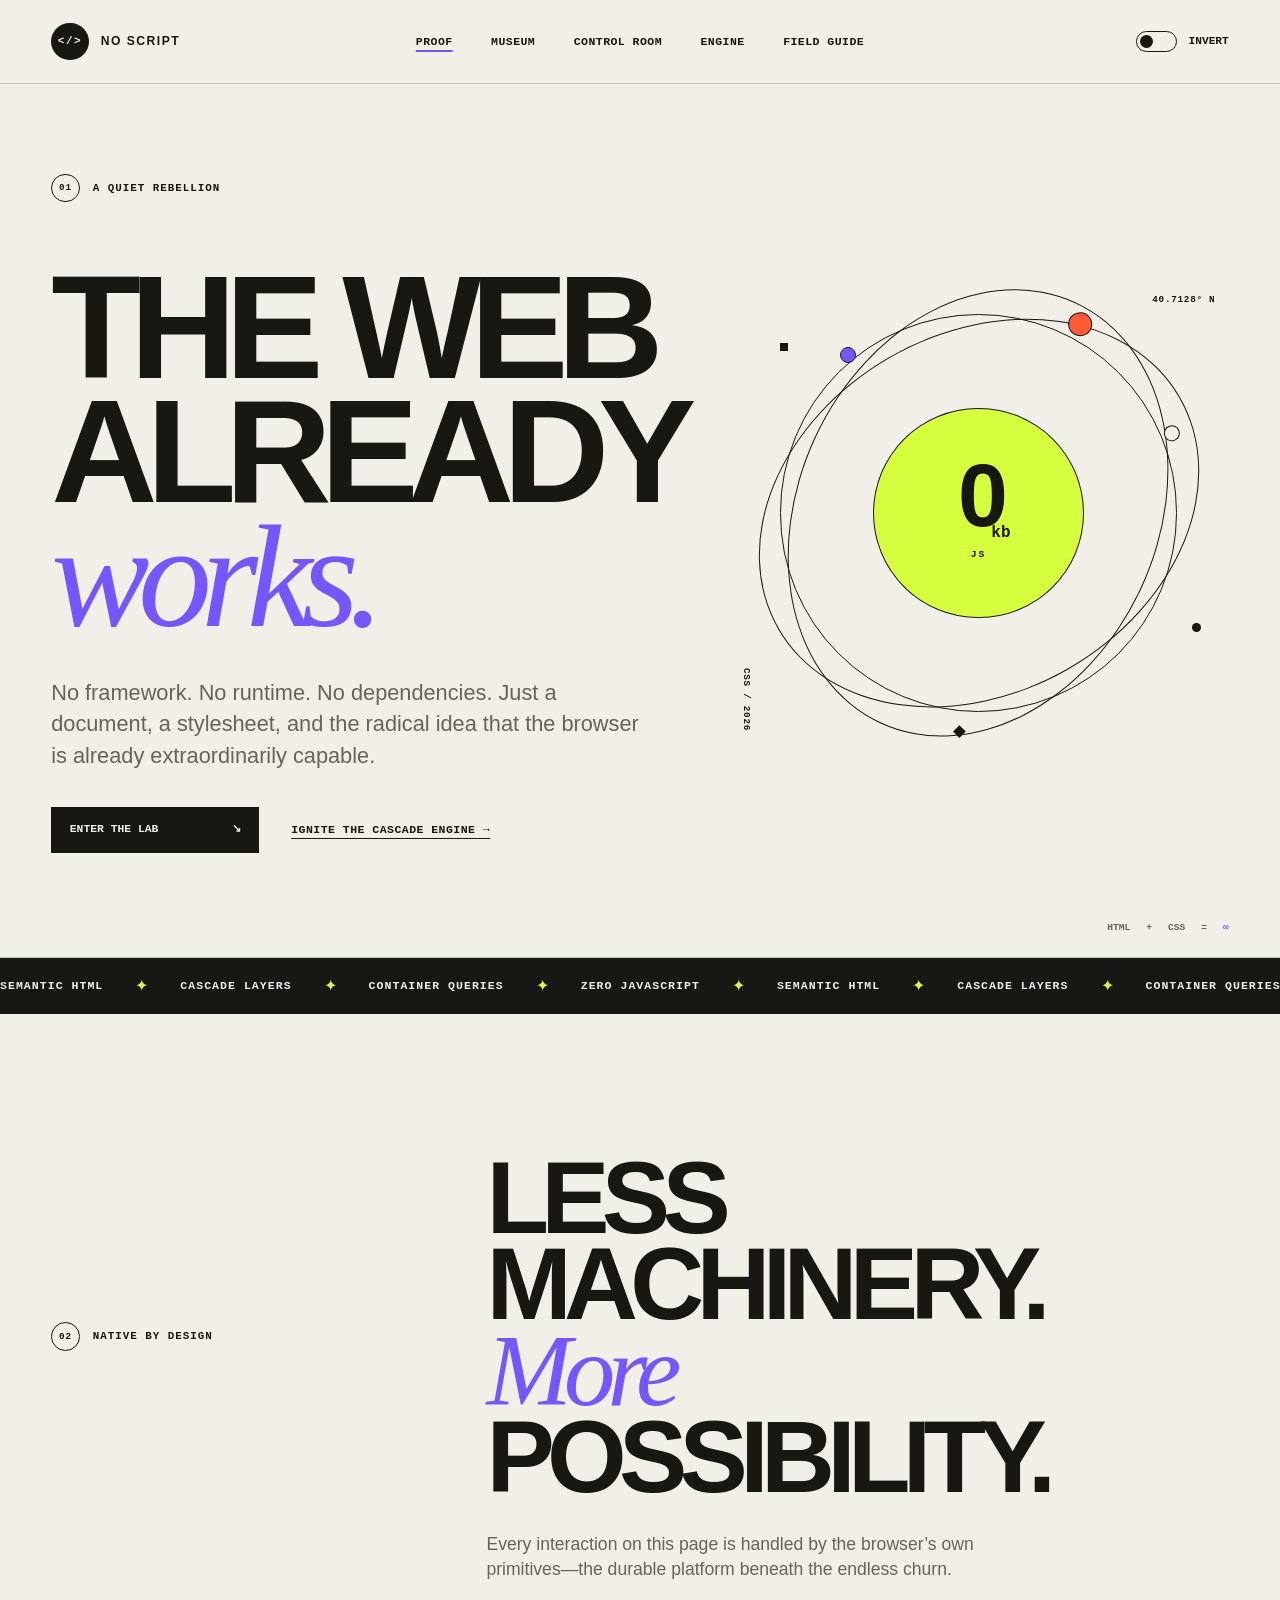
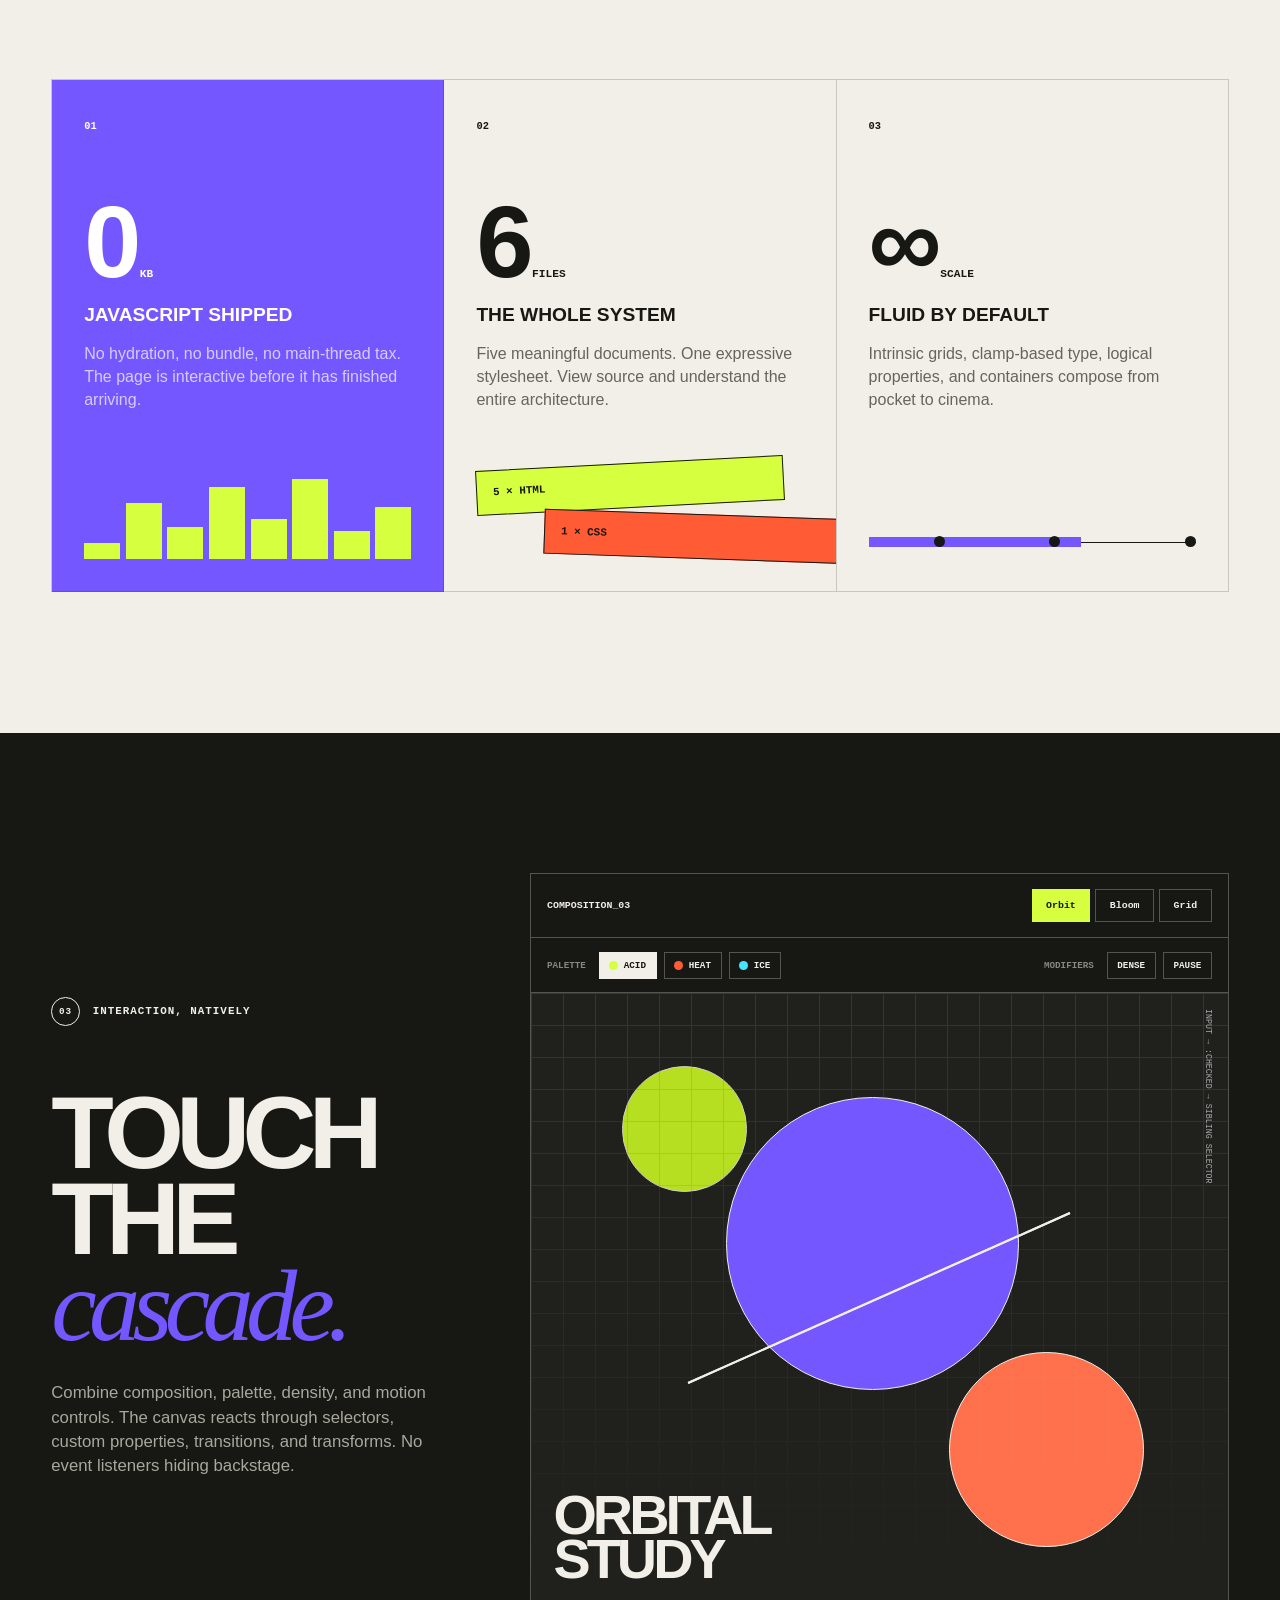
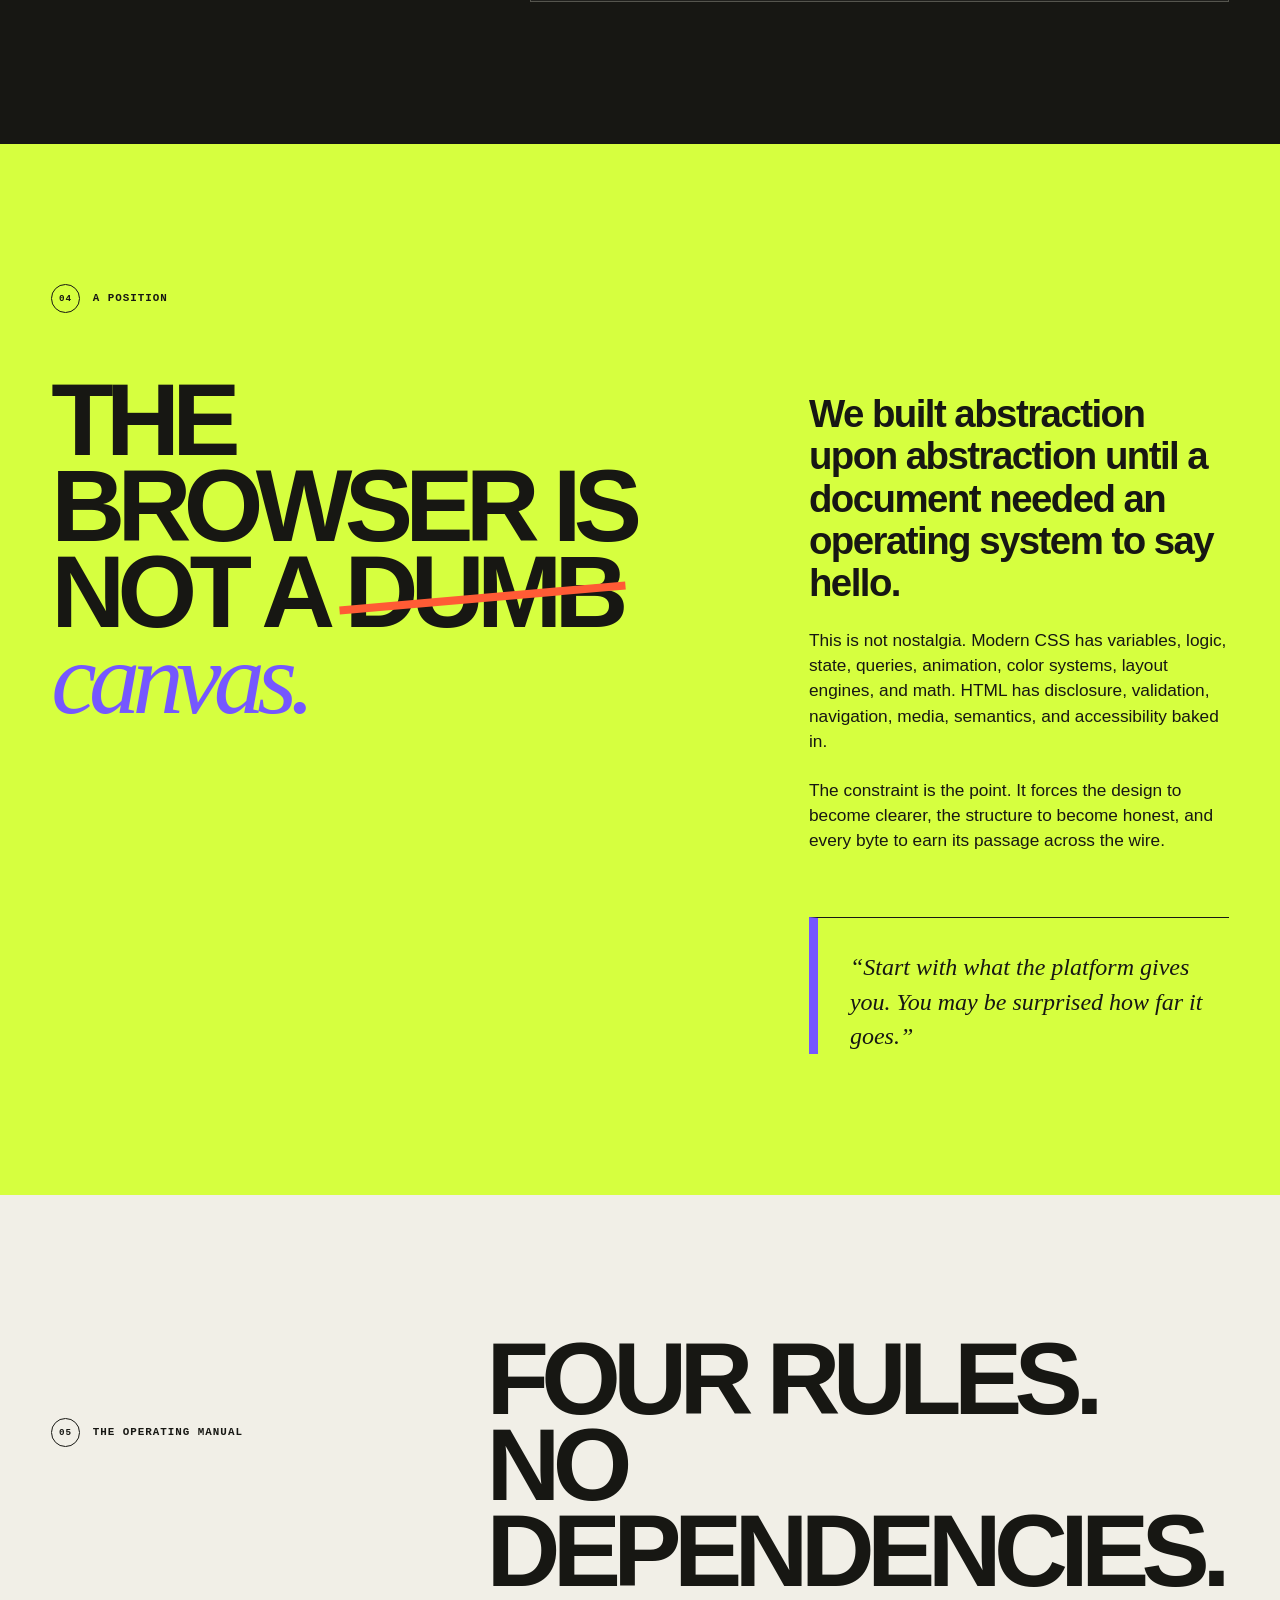
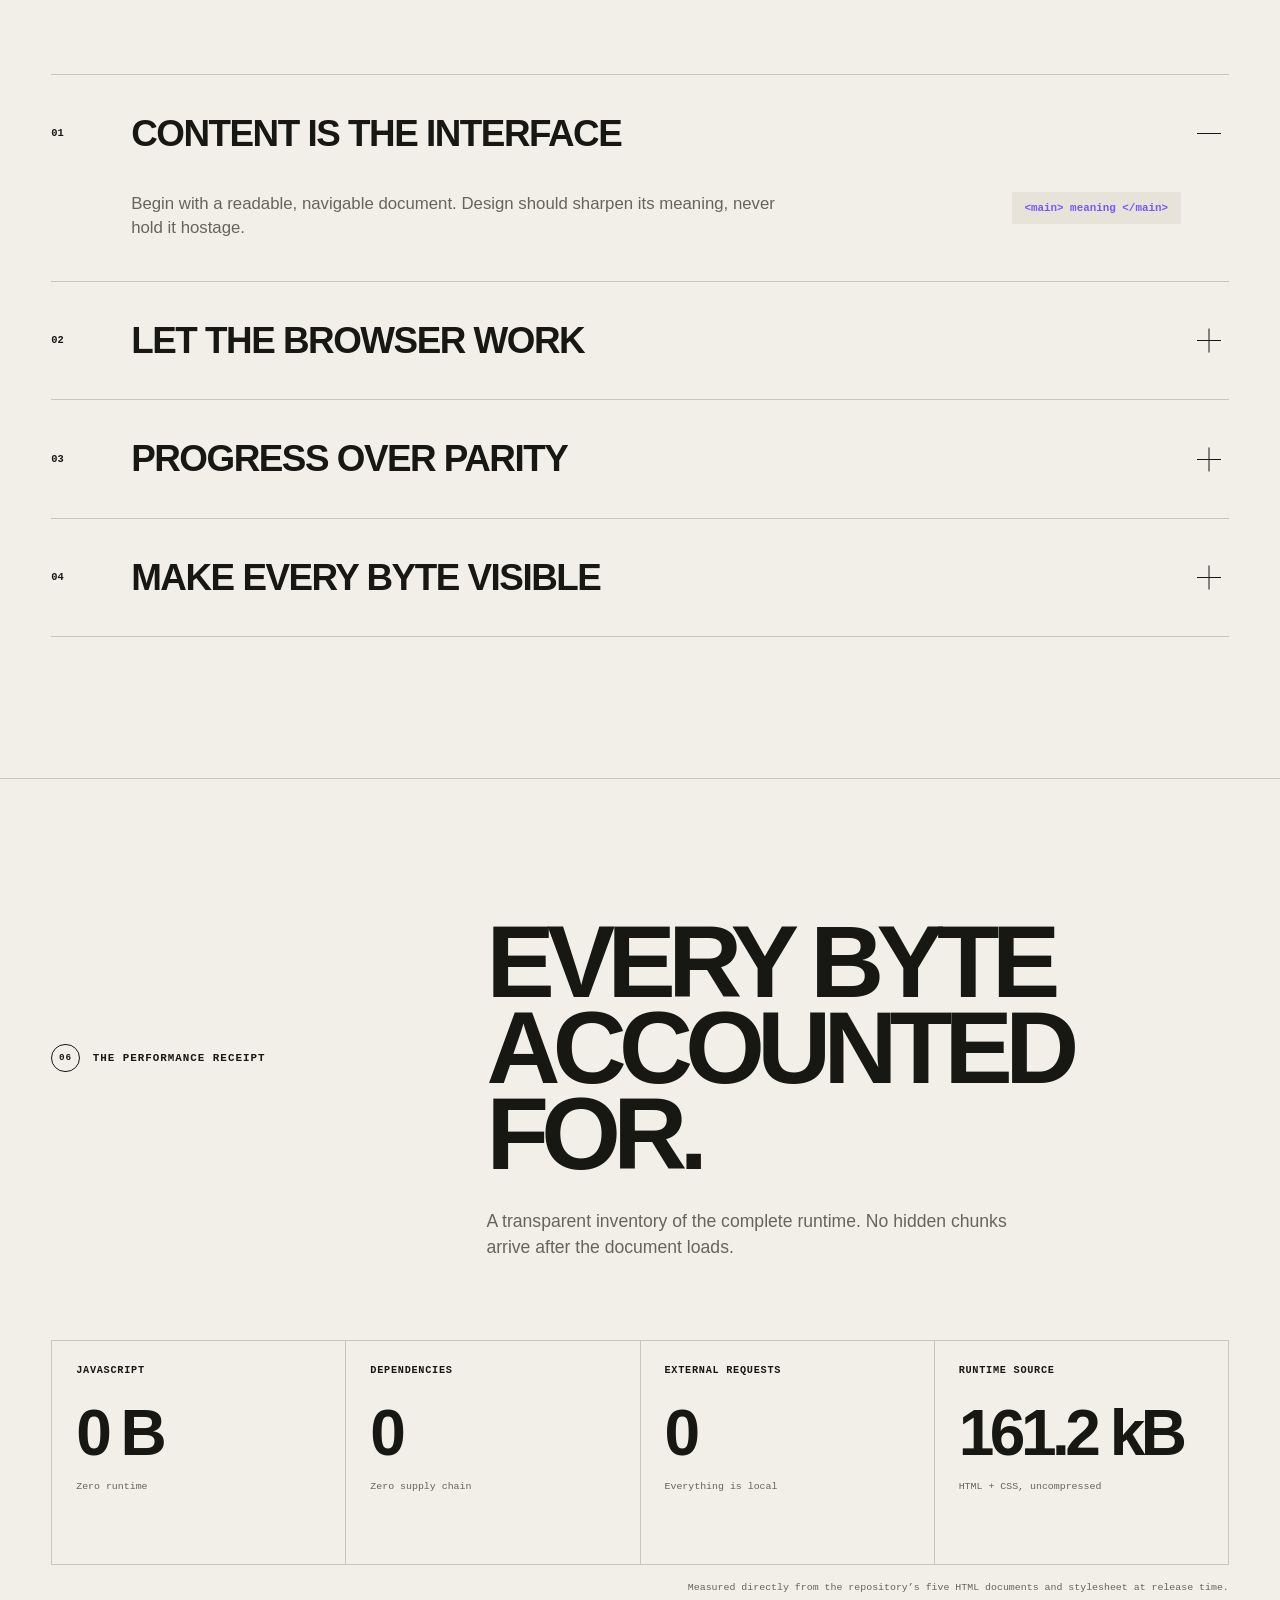
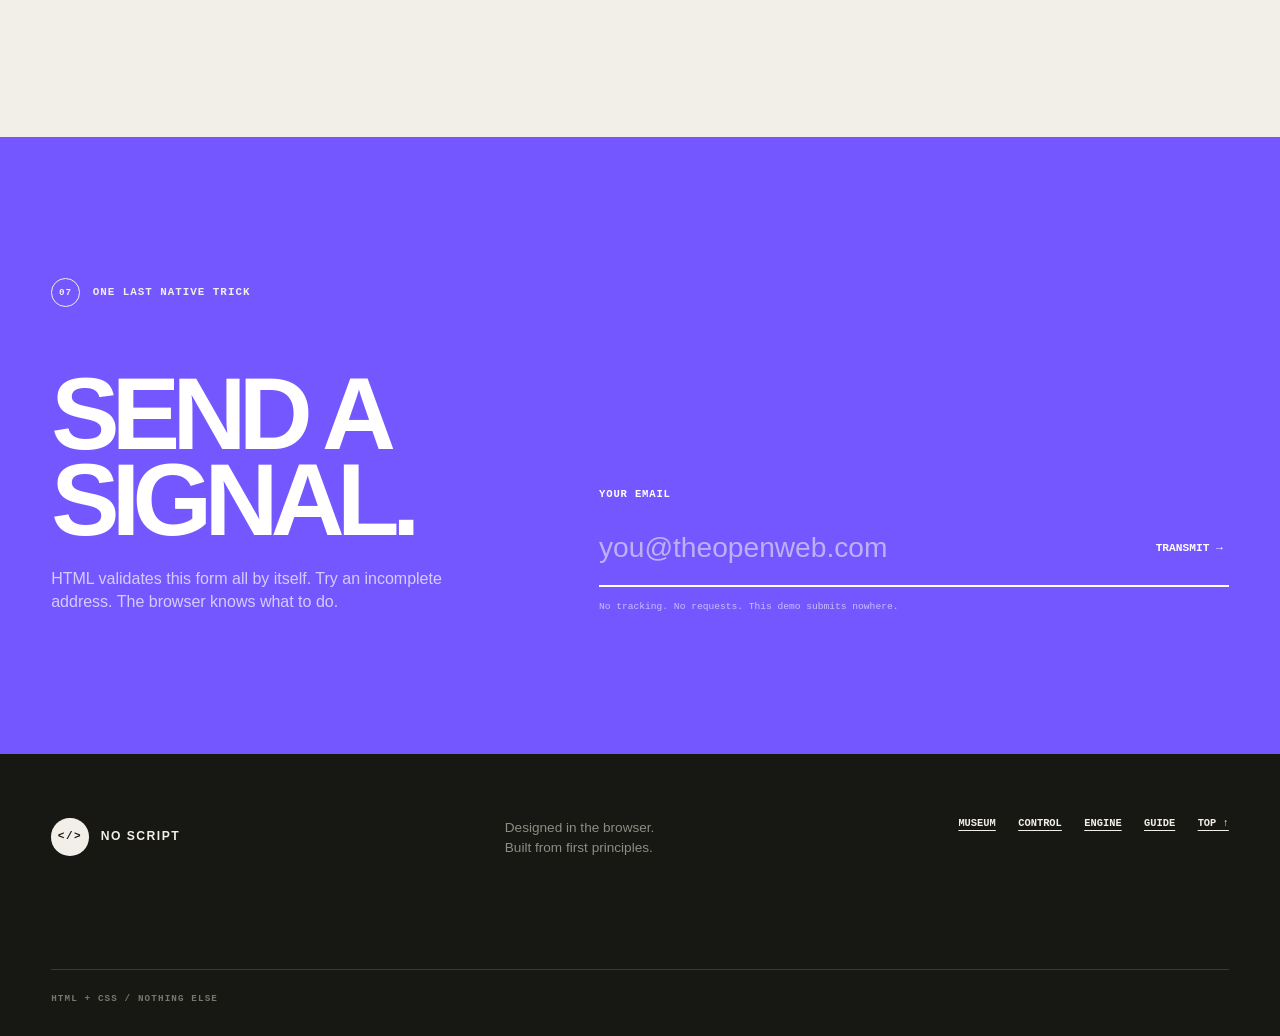
<file: index.html>
<!doctype html>
<html lang="en">
<head>
  <meta charset="utf-8">
  <meta name="viewport" content="width=device-width, initial-scale=1">
  <meta name="description" content="A deliberately ambitious website made with nothing but semantic HTML and CSS.">
  <meta name="theme-color" content="#f1efe7">
  <title>NO SCRIPT — The web, before the noise.</title>
  <link rel="stylesheet" href="styles.css?v=2.0.0">
</head>
<body>
  <a class="skip-link" href="#top">Skip to content</a>
  <input class="theme-toggle" type="checkbox" id="theme-toggle" aria-label="Use dark theme">

  <div class="site-shell">
    <div class="scroll-meter" aria-hidden="true"></div>

    <header class="site-header">
      <a class="wordmark" href="index.html" aria-label="No Script, home">
        <span class="wordmark-mark" aria-hidden="true">&lt;/&gt;</span>
        <span>NO SCRIPT</span>
      </a>

      <nav class="primary-nav" aria-label="Primary navigation">
        <a href="index.html#proof" aria-current="page">Proof</a>
        <a href="museum.html">Museum</a>
        <a href="control-room.html">Control room</a>
        <a href="engine.html">Engine</a>
        <a href="principles.html">Field guide</a>
      </nav>

      <details class="mobile-menu">
        <summary>Menu</summary>
        <nav aria-label="Mobile navigation">
          <a href="index.html" aria-current="page">Home</a>
          <a href="museum.html">Museum</a>
          <a href="control-room.html">Control room</a>
          <a href="engine.html">Cascade engine</a>
          <a href="principles.html">Field guide</a>
        </nav>
      </details>

      <label class="theme-switch" for="theme-toggle">
        <span class="switch-track" aria-hidden="true"><span></span></span>
        <span class="switch-label">Invert</span>
      </label>
    </header>

    <main id="top">
      <section class="hero" aria-labelledby="hero-title">
        <div class="hero-copy">
          <p class="eyebrow"><span>01</span> A quiet rebellion</p>
          <h1 id="hero-title">The web<br>already <em>works.</em></h1>
          <p class="lede">No framework. No runtime. No dependencies. Just a document, a stylesheet, and the radical idea that the browser is already extraordinarily capable.</p>
          <div class="hero-actions">
            <a class="button button-solid" href="#lab">Enter the lab <span aria-hidden="true">↘</span></a>
            <a class="text-link" href="engine.html">Ignite the Cascade Engine <span aria-hidden="true">→</span></a>
          </div>
        </div>

        <div class="hero-art" aria-label="Abstract CSS-generated kinetic composition">
          <div class="orbit orbit-one"></div>
          <div class="orbit orbit-two"></div>
          <div class="orbit orbit-three"></div>
          <div class="core"><span>0</span><span>kb</span><small>JS</small></div>
          <span class="coordinate coordinate-a">40.7128° N</span>
          <span class="coordinate coordinate-b">CSS / 2026</span>
          <span class="spark spark-a"></span>
          <span class="spark spark-b"></span>
          <span class="spark spark-c"></span>
        </div>

        <div class="hero-index" aria-hidden="true">
          <span>HTML</span>
          <span>+</span>
          <span>CSS</span>
          <span>=</span>
          <span>∞</span>
        </div>
      </section>

      <section class="marquee" aria-label="Technology list">
        <div>
          <span>SEMANTIC HTML</span><i>✦</i><span>CASCADE LAYERS</span><i>✦</i><span>CONTAINER QUERIES</span><i>✦</i><span>ZERO JAVASCRIPT</span><i>✦</i>
          <span>SEMANTIC HTML</span><i>✦</i><span>CASCADE LAYERS</span><i>✦</i><span>CONTAINER QUERIES</span><i>✦</i><span>ZERO JAVASCRIPT</span><i>✦</i>
        </div>
      </section>

      <section class="proof section-pad" id="proof" aria-labelledby="proof-title">
        <header class="section-heading">
          <p class="eyebrow"><span>02</span> Native by design</p>
          <h2 id="proof-title">Less machinery.<br><em>More</em> possibility.</h2>
          <p>Every interaction on this page is handled by the browser’s own primitives—the durable platform beneath the endless churn.</p>
        </header>

        <div class="stat-grid">
          <article class="stat-card stat-featured">
            <span class="card-number">01</span>
            <div class="stat-value">0<small>kb</small></div>
            <h3>JavaScript shipped</h3>
            <p>No hydration, no bundle, no main-thread tax. The page is interactive before it has finished arriving.</p>
            <div class="signal" aria-hidden="true"><i></i><i></i><i></i><i></i><i></i><i></i><i></i><i></i></div>
          </article>
          <article class="stat-card">
            <span class="card-number">02</span>
            <div class="stat-value">6<small>files</small></div>
            <h3>The whole system</h3>
            <p>Five meaningful documents. One expressive stylesheet. View source and understand the entire architecture.</p>
            <div class="file-stack" aria-hidden="true"><span>5 × HTML</span><span>1 × CSS</span></div>
          </article>
          <article class="stat-card">
            <span class="card-number">03</span>
            <div class="stat-value">∞<small>scale</small></div>
            <h3>Fluid by default</h3>
            <p>Intrinsic grids, clamp-based type, logical properties, and containers compose from pocket to cinema.</p>
            <div class="scale-line" aria-hidden="true"><span></span><i></i><i></i><i></i></div>
          </article>
        </div>
      </section>

      <section class="lab section-pad" id="lab" aria-labelledby="lab-title">
        <div class="lab-intro">
          <p class="eyebrow light"><span>03</span> Interaction, natively</p>
          <h2 id="lab-title">Touch the<br><em>cascade.</em></h2>
          <p>Combine composition, palette, density, and motion controls. The canvas reacts through selectors, custom properties, transitions, and transforms. No event listeners hiding backstage.</p>
        </div>

        <fieldset class="css-machine">
          <legend>CSS composition controls</legend>
          <input type="radio" name="composition" id="mode-orbit" checked>
          <input type="radio" name="composition" id="mode-bloom">
          <input type="radio" name="composition" id="mode-grid">
          <input type="radio" name="palette" id="palette-acid" checked>
          <input type="radio" name="palette" id="palette-heat">
          <input type="radio" name="palette" id="palette-ice">
          <input type="checkbox" id="dense-mode">
          <input type="checkbox" id="pause-motion">

          <div class="machine-toolbar">
            <span>COMPOSITION_03</span>
            <div class="machine-tabs" role="group" aria-label="Choose a composition">
              <label for="mode-orbit">Orbit</label>
              <label for="mode-bloom">Bloom</label>
              <label for="mode-grid">Grid</label>
            </div>
          </div>

          <div class="machine-controls">
            <div class="control-cluster" role="group" aria-label="Choose a palette">
              <span>Palette</span>
              <label for="palette-acid"><i class="swatch swatch-acid"></i>Acid</label>
              <label for="palette-heat"><i class="swatch swatch-heat"></i>Heat</label>
              <label for="palette-ice"><i class="swatch swatch-ice"></i>Ice</label>
            </div>
            <div class="control-cluster binary-controls">
              <span>Modifiers</span>
              <label for="dense-mode">Dense</label>
              <label for="pause-motion">Pause</label>
            </div>
          </div>

          <div class="machine-canvas" aria-live="polite">
            <div class="mesh" aria-hidden="true"></div>
            <div class="shape shape-a" aria-hidden="true"></div>
            <div class="shape shape-b" aria-hidden="true"></div>
            <div class="shape shape-c" aria-hidden="true"></div>
            <div class="shape shape-d" aria-hidden="true"></div>
            <p class="mode-name mode-name-orbit">ORBITAL<br>STUDY</p>
            <p class="mode-name mode-name-bloom">DIGITAL<br>BLOOM</p>
            <p class="mode-name mode-name-grid">ORDER /<br>CHAOS</p>
            <span class="machine-note">INPUT → :CHECKED → SIBLING SELECTOR</span>
          </div>
        </fieldset>
      </section>

      <section class="manifesto section-pad" id="manifesto" aria-labelledby="manifesto-title">
        <p class="eyebrow"><span>04</span> A position</p>
        <div class="manifesto-layout">
          <h2 id="manifesto-title">The browser is<br>not a <span class="strike">dumb</span><br><em>canvas.</em></h2>
          <div class="manifesto-copy">
            <p class="manifesto-lead">We built abstraction upon abstraction until a document needed an operating system to say hello.</p>
            <p>This is not nostalgia. Modern CSS has variables, logic, state, queries, animation, color systems, layout engines, and math. HTML has disclosure, validation, navigation, media, semantics, and accessibility baked in.</p>
            <p>The constraint is the point. It forces the design to become clearer, the structure to become honest, and every byte to earn its passage across the wire.</p>
            <blockquote>“Start with what the platform gives you. You may be surprised how far it goes.”</blockquote>
          </div>
        </div>
      </section>

      <section class="principles section-pad" id="principles" aria-labelledby="principles-title">
        <header class="section-heading compact">
          <p class="eyebrow"><span>05</span> The operating manual</p>
          <h2 id="principles-title">Four rules.<br>No dependencies.</h2>
        </header>

        <div class="accordion">
          <details open>
            <summary><span>01</span><strong>Content is the interface</strong><i aria-hidden="true"></i></summary>
            <div class="detail-body"><p>Begin with a readable, navigable document. Design should sharpen its meaning, never hold it hostage.</p><code>&lt;main&gt; meaning &lt;/main&gt;</code></div>
          </details>
          <details>
            <summary><span>02</span><strong>Let the browser work</strong><i aria-hidden="true"></i></summary>
            <div class="detail-body"><p>Use native controls, validation, focus, scrolling, and disclosure. They arrive tested across input modes you forgot existed.</p><code>details[open] { clarity: 1; }</code></div>
          </details>
          <details>
            <summary><span>03</span><strong>Progress over parity</strong><i aria-hidden="true"></i></summary>
            <div class="detail-body"><p>A solid baseline for everyone; richer expression where supported. The web was always designed to bend, not break.</p><code>@supports (wonder: true) { … }</code></div>
          </details>
          <details>
            <summary><span>04</span><strong>Make every byte visible</strong><i aria-hidden="true"></i></summary>
            <div class="detail-body"><p>Complexity should create value the visitor can feel. If it cannot, it is just architecture admiring itself.</p><code>dependency-count: 0;</code></div>
          </details>
        </div>
      </section>

      <section class="receipt section-pad" id="receipt" aria-labelledby="receipt-title">
        <header class="section-heading compact">
          <p class="eyebrow"><span>06</span> The performance receipt</p>
          <h2 id="receipt-title">Every byte<br>accounted for.</h2>
          <p>A transparent inventory of the complete runtime. No hidden chunks arrive after the document loads.</p>
        </header>
        <dl class="receipt-grid">
          <div><dt>JavaScript</dt><dd>0 B</dd><small>Zero runtime</small></div>
          <div><dt>Dependencies</dt><dd>0</dd><small>Zero supply chain</small></div>
          <div><dt>External requests</dt><dd>0</dd><small>Everything is local</small></div>
          <div><dt>Runtime source</dt><dd data-byte-receipt>161.2 kB</dd><small>HTML + CSS, uncompressed</small></div>
        </dl>
        <p class="receipt-note">Measured directly from the repository’s five HTML documents and stylesheet at release time.</p>
      </section>

      <section class="contact section-pad" id="contact" aria-labelledby="contact-title">
        <div>
          <p class="eyebrow light"><span>07</span> One last native trick</p>
          <h2 id="contact-title">Send a signal.</h2>
          <p>HTML validates this form all by itself. Try an incomplete address. The browser knows what to do.</p>
        </div>
        <form action="#sent">
          <label for="email">Your email</label>
          <div class="email-field">
            <input id="email" name="email" type="email" placeholder="you@theopenweb.com" required autocomplete="email">
            <button type="submit">Transmit <span aria-hidden="true">→</span></button>
          </div>
          <p class="form-note">No tracking. No requests. This demo submits nowhere.</p>
        </form>
        <div class="sent-message" id="sent" role="status">
          <strong>Signal received.</strong> The URL target and <code>:target</code> selector did that.
        </div>
      </section>
    </main>

    <footer>
      <a class="wordmark footer-mark" href="index.html"><span class="wordmark-mark" aria-hidden="true">&lt;/&gt;</span><span>NO SCRIPT</span></a>
      <p>Designed in the browser.<br>Built from first principles.</p>
      <nav class="footer-nav" aria-label="Footer navigation"><a href="museum.html">Museum</a><a href="control-room.html">Control</a><a href="engine.html">Engine</a><a href="principles.html">Guide</a><a href="#top">Top ↑</a></nav>
      <small>HTML + CSS / NOTHING ELSE</small>
    </footer>
  </div>
</body>
</html>
</file>
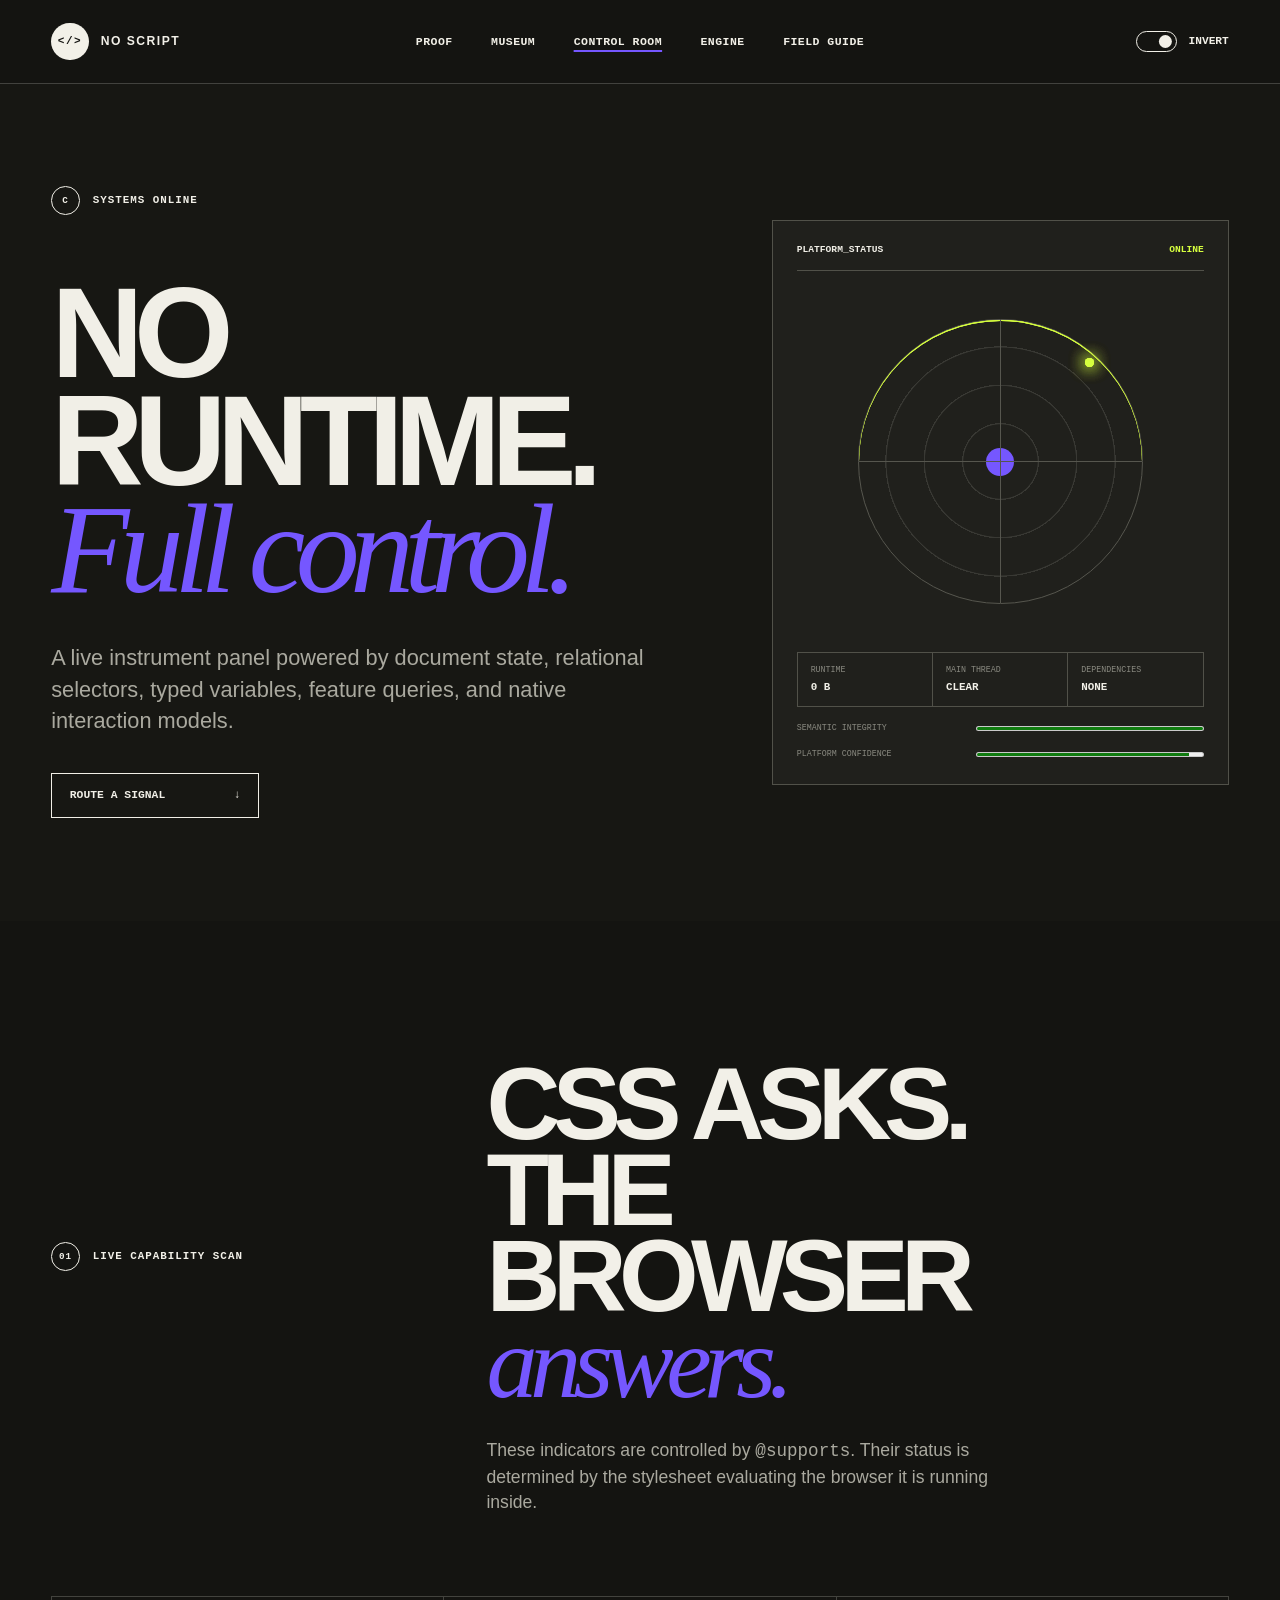
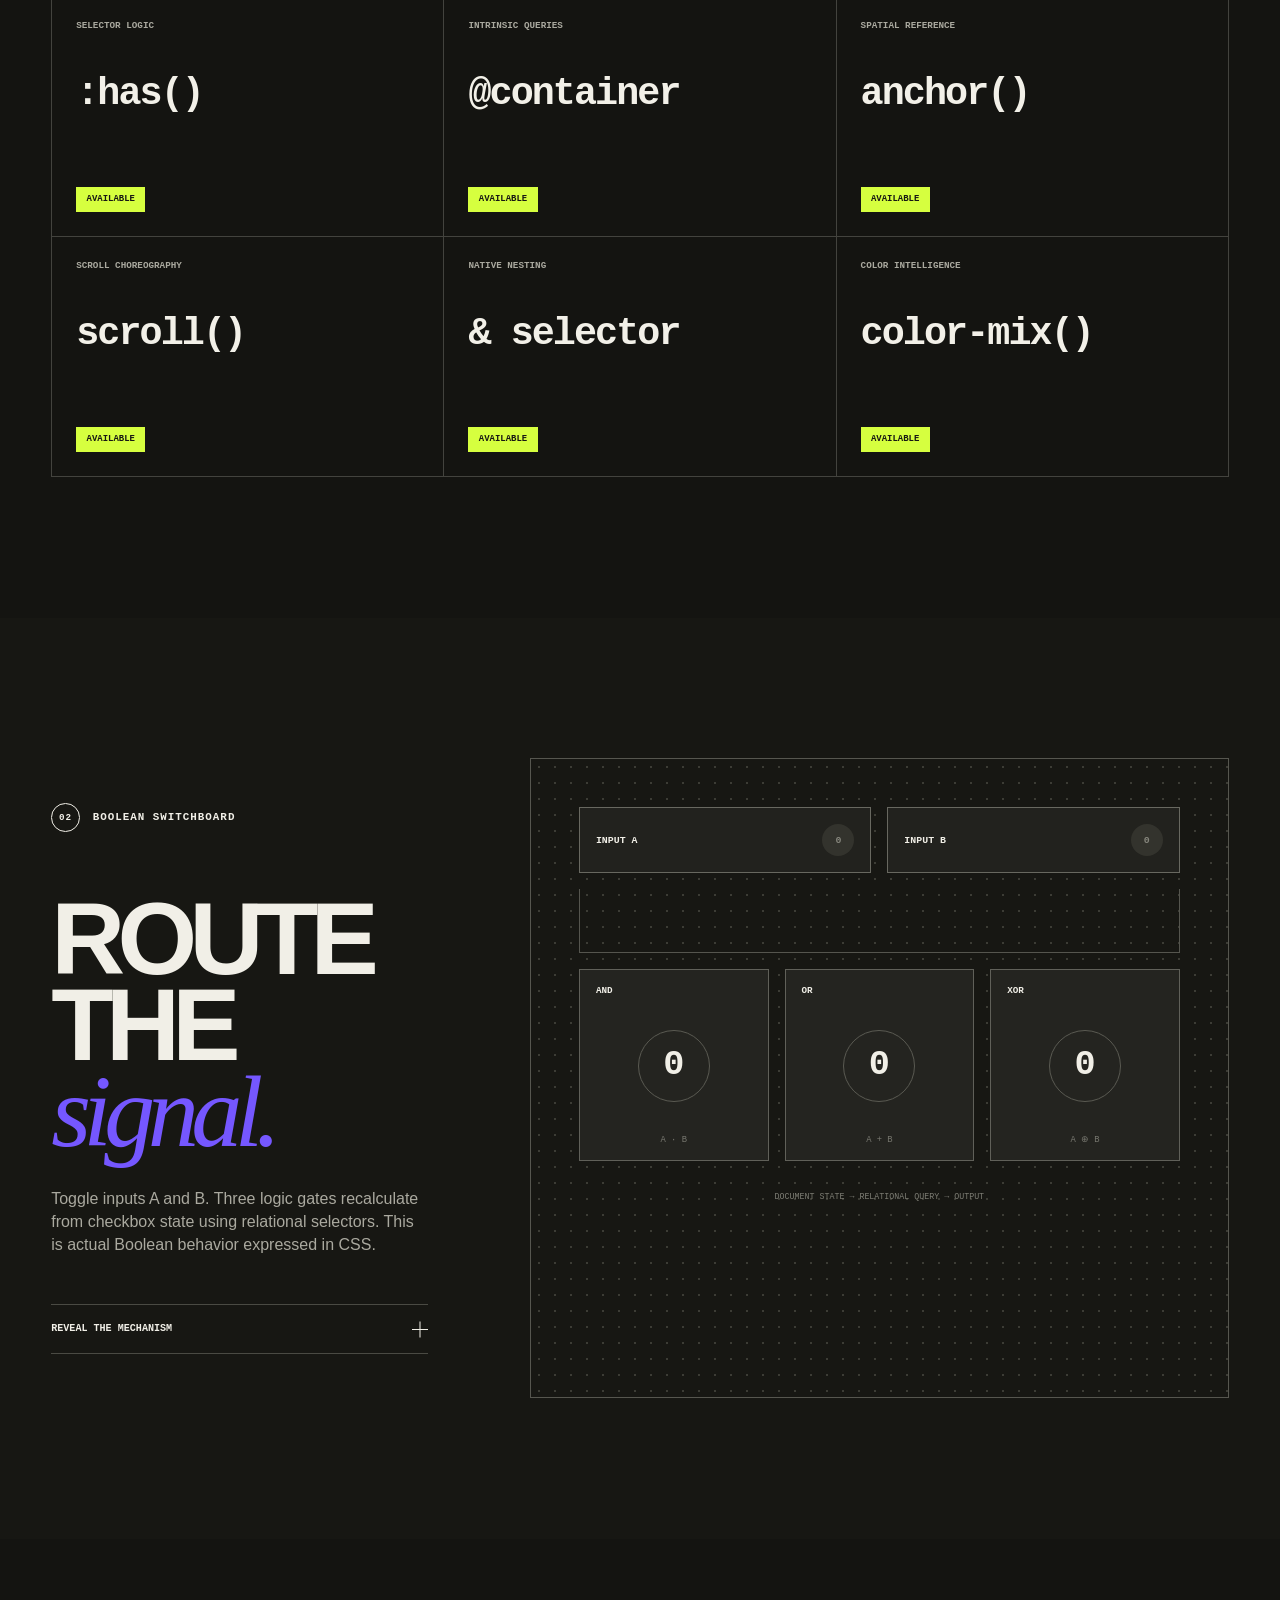
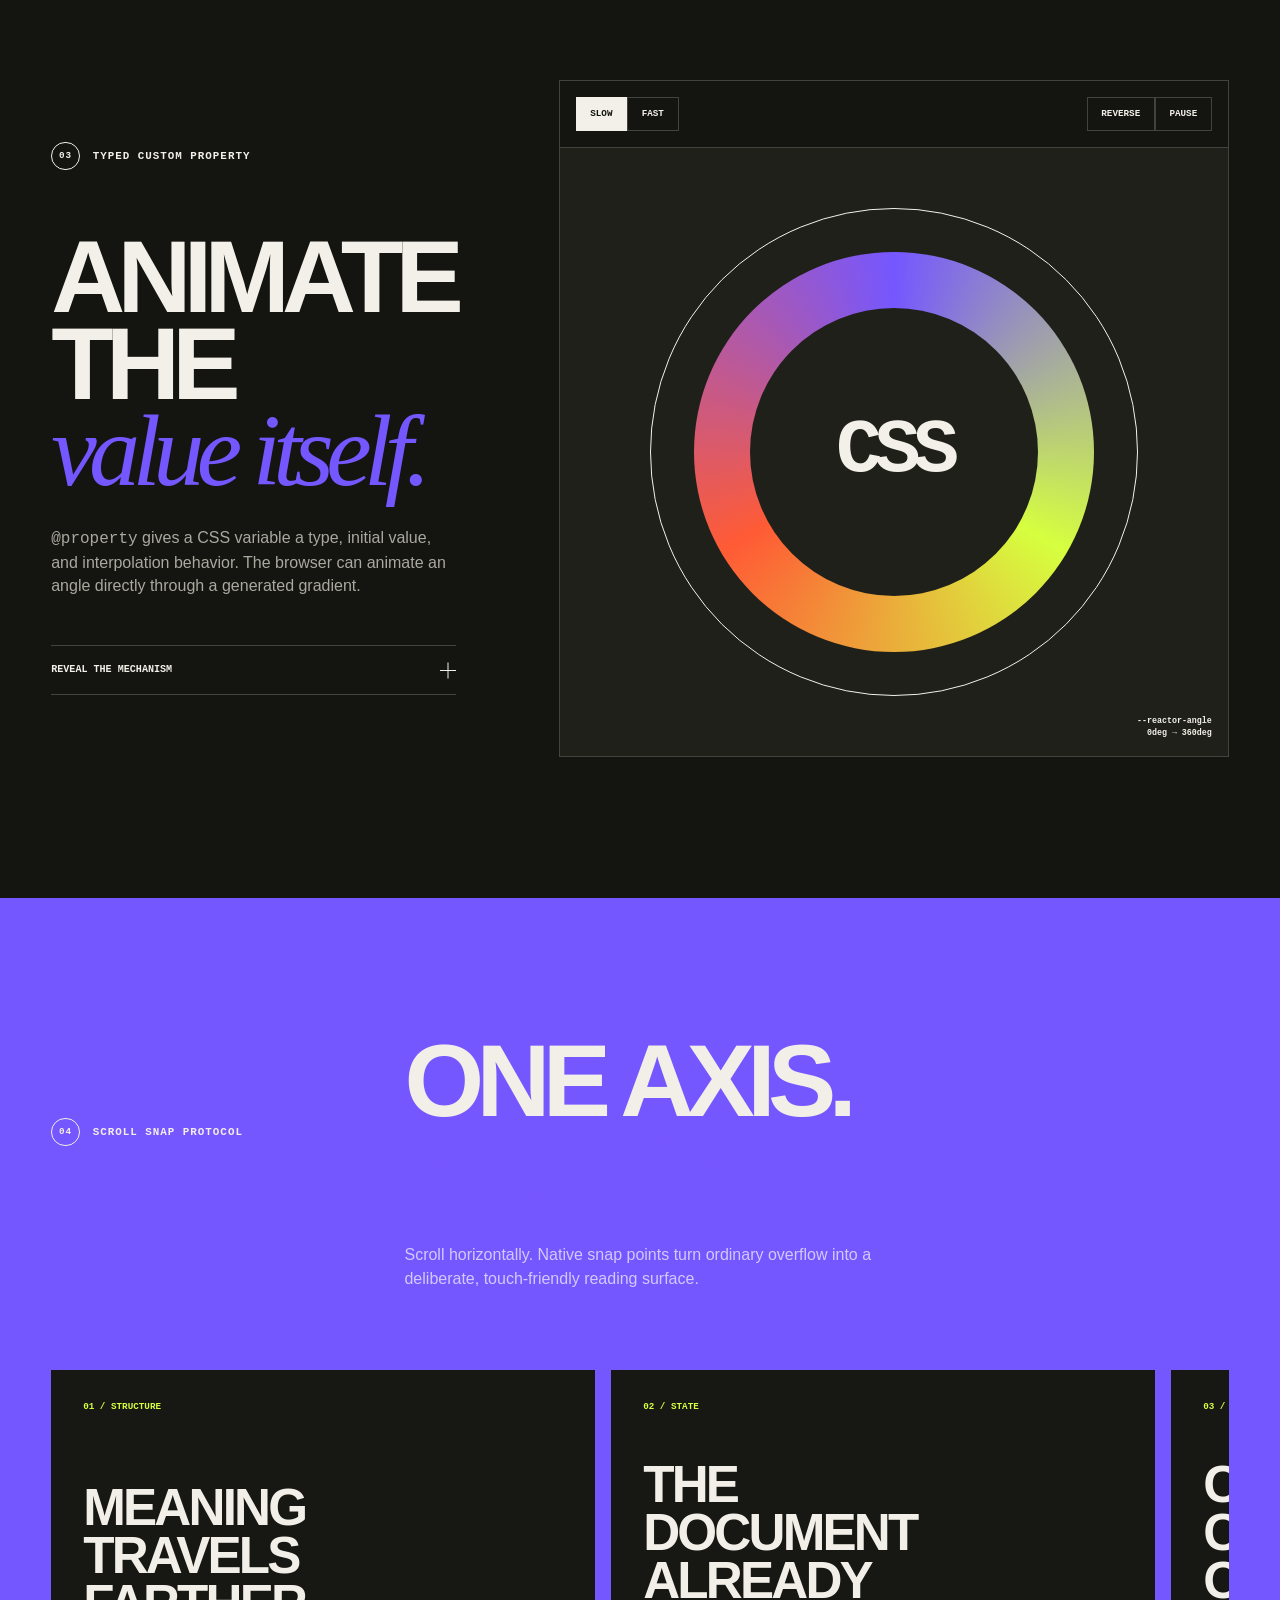
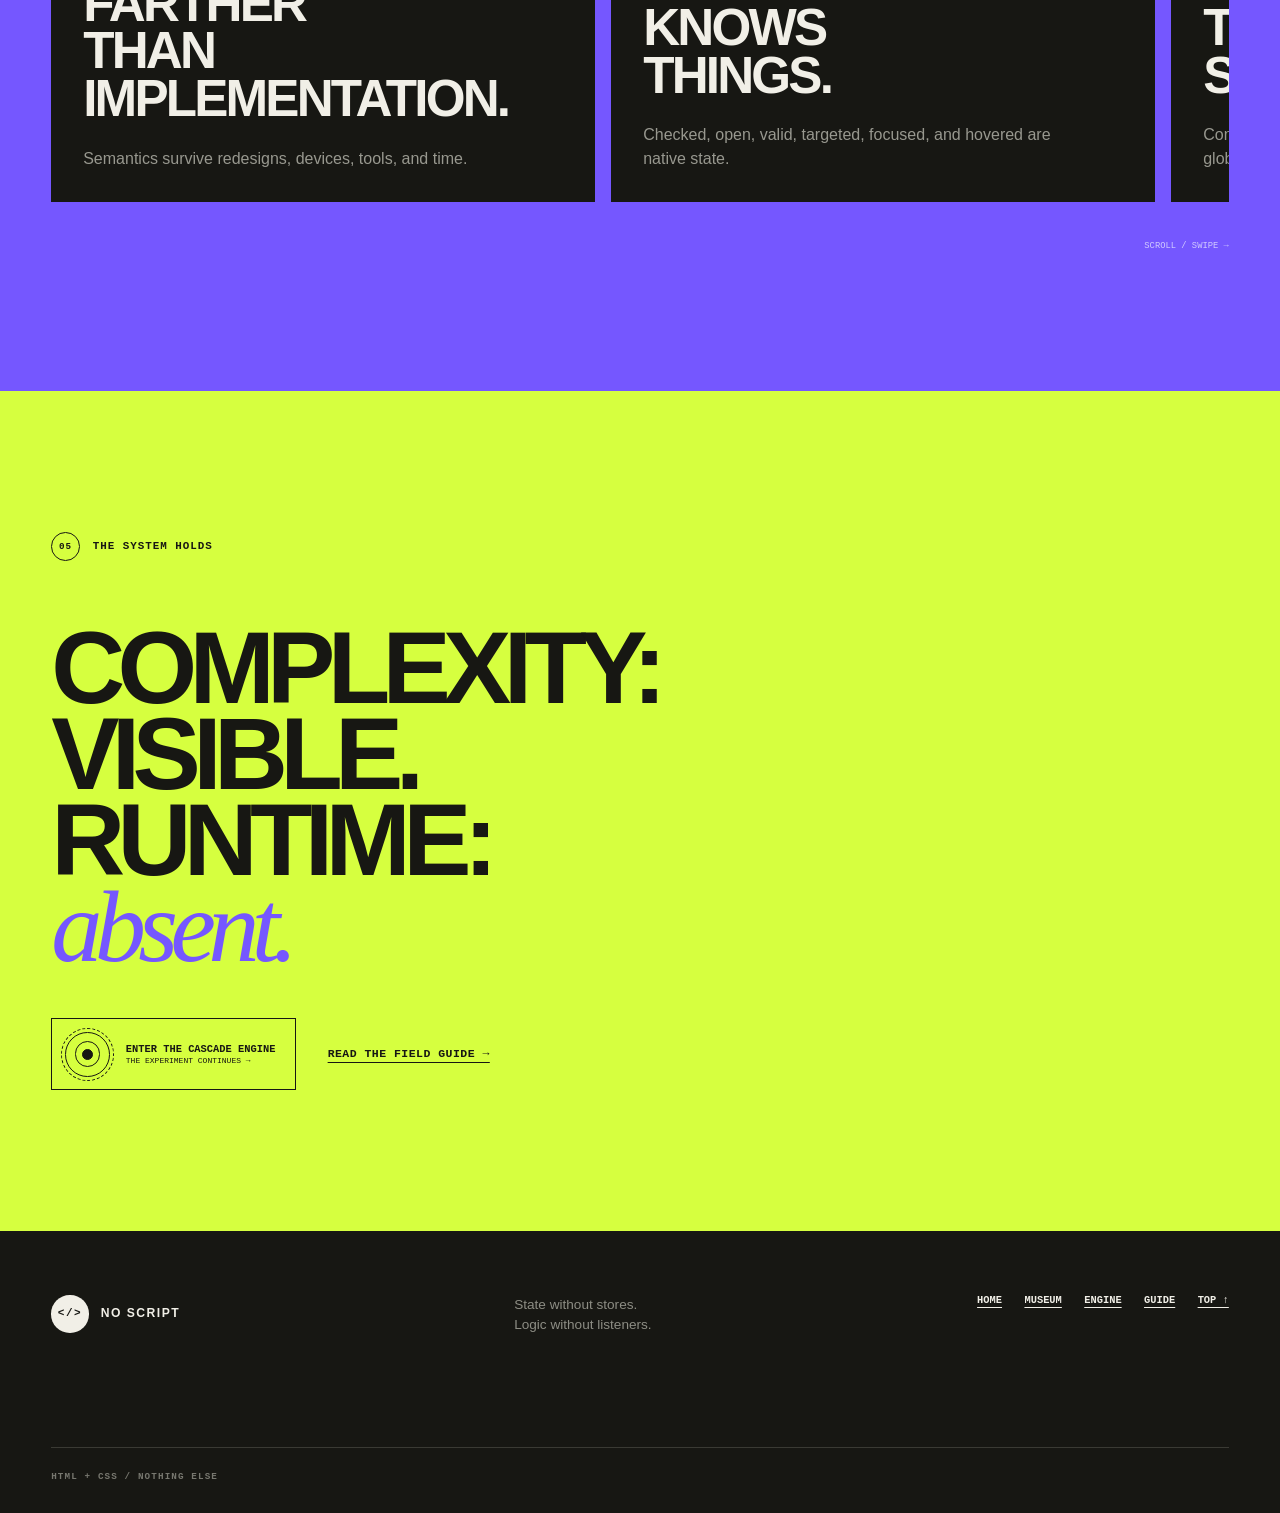
<file: control-room.html>
<!doctype html>
<html lang="en">
<head>
  <meta charset="utf-8">
  <meta name="viewport" content="width=device-width, initial-scale=1">
  <meta name="description" content="A CSS-only control room demonstrating feature queries, Boolean logic, typed custom properties, meters, and scroll snap.">
  <meta name="theme-color" content="#171713">
  <title>The Control Room — NO SCRIPT</title>
  <link rel="stylesheet" href="styles.css?v=2.0.0">
</head>
<body class="control-page">
  <a class="skip-link" href="#control-main">Skip to content</a>
  <input class="theme-toggle" type="checkbox" id="theme-toggle" aria-label="Use dark theme" checked>

  <div class="site-shell">
    <div class="scroll-meter" aria-hidden="true"></div>
    <header class="site-header">
      <a class="wordmark" href="index.html" aria-label="No Script, home"><span class="wordmark-mark" aria-hidden="true">&lt;/&gt;</span><span>NO SCRIPT</span></a>
      <nav class="primary-nav" aria-label="Primary navigation">
        <a href="index.html#proof">Proof</a>
        <a href="museum.html">Museum</a>
        <a href="control-room.html" aria-current="page">Control room</a>
        <a href="engine.html">Engine</a>
        <a href="principles.html">Field guide</a>
      </nav>
      <details class="mobile-menu">
        <summary>Menu</summary>
        <nav aria-label="Mobile navigation">
          <a href="index.html">Home</a>
          <a href="museum.html">Museum</a>
          <a href="control-room.html" aria-current="page">Control room</a>
          <a href="engine.html">Cascade engine</a>
          <a href="principles.html">Field guide</a>
        </nav>
      </details>
      <label class="theme-switch" for="theme-toggle"><span class="switch-track" aria-hidden="true"><span></span></span><span class="switch-label">Invert</span></label>
    </header>

    <main id="control-main">
      <section class="control-hero" aria-labelledby="control-title">
        <div class="control-hero-copy">
          <p class="eyebrow light"><span>C</span> Systems online</p>
          <h1 id="control-title">No runtime.<br><em>Full control.</em></h1>
          <p class="lede">A live instrument panel powered by document state, relational selectors, typed variables, feature queries, and native interaction models.</p>
          <a class="button control-button" href="#logic">Route a signal <span aria-hidden="true">↓</span></a>
        </div>
        <div class="system-console" aria-label="Native system status">
          <header><span>PLATFORM_STATUS</span><strong>ONLINE</strong></header>
          <div class="console-radar" aria-hidden="true"><i></i><i></i><i></i><span></span></div>
          <dl>
            <div><dt>Runtime</dt><dd>0 B</dd></div>
            <div><dt>Main thread</dt><dd>Clear</dd></div>
            <div><dt>Dependencies</dt><dd>None</dd></div>
          </dl>
          <label>Semantic integrity <meter min="0" max="100" value="100">100%</meter></label>
          <label>Platform confidence <meter min="0" max="100" low="40" high="80" optimum="100" value="94">94%</meter></label>
        </div>
      </section>

      <section class="support-section section-pad" aria-labelledby="support-title">
        <header class="section-heading compact">
          <p class="eyebrow"><span>01</span> Live capability scan</p>
          <h2 id="support-title">CSS asks.<br>The browser <em>answers.</em></h2>
          <p>These indicators are controlled by <code>@supports</code>. Their status is determined by the stylesheet evaluating the browser it is running inside.</p>
        </header>
        <div class="support-grid">
          <article class="support-card support-has"><span>Selector logic</span><code>:has()</code><p class="support-yes">Available</p><p class="support-fallback">Fallback</p></article>
          <article class="support-card support-container"><span>Intrinsic queries</span><code>@container</code><p class="support-yes">Available</p><p class="support-fallback">Fallback</p></article>
          <article class="support-card support-anchor"><span>Spatial reference</span><code>anchor()</code><p class="support-yes">Available</p><p class="support-fallback">Fallback</p></article>
          <article class="support-card support-timeline"><span>Scroll choreography</span><code>scroll()</code><p class="support-yes">Available</p><p class="support-fallback">Fallback</p></article>
          <article class="support-card support-nesting"><span>Native nesting</span><code>&amp; selector</code><p class="support-yes">Available</p><p class="support-fallback">Fallback</p></article>
          <article class="support-card support-color"><span>Color intelligence</span><code>color-mix()</code><p class="support-yes">Available</p><p class="support-fallback">Fallback</p></article>
        </div>
      </section>

      <section class="logic-section section-pad" id="logic" aria-labelledby="logic-title">
        <header class="logic-copy">
          <p class="eyebrow light"><span>02</span> Boolean switchboard</p>
          <h2 id="logic-title">Route the<br><em>signal.</em></h2>
          <p>Toggle inputs A and B. Three logic gates recalculate from checkbox state using relational selectors. This is actual Boolean behavior expressed in CSS.</p>
          <details class="source-drawer source-dark">
            <summary>Reveal the mechanism <i aria-hidden="true"></i></summary>
            <pre><code>.board:has(#a:checked):has(#b:checked) .and {
  --output: 1;
}

.board:has(#a:checked):not(:has(#b:checked)) .xor {
  --output: 1;
}</code></pre>
          </details>
        </header>
        <fieldset class="logic-board">
          <legend>Boolean inputs and outputs</legend>
          <input type="checkbox" id="logic-a"><label class="logic-input input-a" for="logic-a"><span>Input A</span><i><b>0</b><b>1</b></i></label>
          <input type="checkbox" id="logic-b"><label class="logic-input input-b" for="logic-b"><span>Input B</span><i><b>0</b><b>1</b></i></label>
          <div class="wire wire-a" aria-hidden="true"></div><div class="wire wire-b" aria-hidden="true"></div>
          <div class="gate gate-and"><span>AND</span><output><b>0</b><b>1</b></output><small>A · B</small></div>
          <div class="gate gate-or"><span>OR</span><output><b>0</b><b>1</b></output><small>A + B</small></div>
          <div class="gate gate-xor"><span>XOR</span><output><b>0</b><b>1</b></output><small>A ⊕ B</small></div>
          <p class="logic-caption">DOCUMENT STATE → RELATIONAL QUERY → OUTPUT</p>
        </fieldset>
      </section>

      <section class="reactor-section section-pad" aria-labelledby="reactor-title">
        <header class="reactor-copy">
          <p class="eyebrow"><span>03</span> Typed custom property</p>
          <h2 id="reactor-title">Animate the<br><em>value itself.</em></h2>
          <p><code>@property</code> gives a CSS variable a type, initial value, and interpolation behavior. The browser can animate an angle directly through a generated gradient.</p>
          <details class="source-drawer">
            <summary>Reveal the mechanism <i aria-hidden="true"></i></summary>
            <pre><code>@property --reactor-angle {
  syntax: "&lt;angle&gt;";
  initial-value: 0deg;
  inherits: false;
}

@keyframes reactor { to { --reactor-angle: 360deg; } }</code></pre>
          </details>
        </header>
        <fieldset class="reactor-panel">
          <legend>Reactor controls</legend>
          <input type="radio" name="reactor-speed" id="speed-slow" checked>
          <input type="radio" name="reactor-speed" id="speed-fast">
          <input type="checkbox" id="reactor-reverse">
          <input type="checkbox" id="reactor-pause">
          <div class="reactor-toolbar">
            <div role="group" aria-label="Rotation speed"><label for="speed-slow">Slow</label><label for="speed-fast">Fast</label></div>
            <div><label for="reactor-reverse">Reverse</label><label for="reactor-pause">Pause</label></div>
          </div>
          <div class="reactor-stage">
            <div class="reactor-core" aria-hidden="true"><i></i><span>CSS</span></div>
            <span class="reactor-readout">--reactor-angle<br>0deg → 360deg</span>
          </div>
        </fieldset>
      </section>

      <section class="protocol-section section-pad" aria-labelledby="protocol-title">
        <header>
          <p class="eyebrow light"><span>04</span> Scroll snap protocol</p>
          <h2 id="protocol-title">One axis.<br><em>Four ideas.</em></h2>
          <p>Scroll horizontally. Native snap points turn ordinary overflow into a deliberate, touch-friendly reading surface.</p>
        </header>
        <div class="protocol-track" tabindex="0" aria-label="Platform protocol cards">
          <article><span>01 / STRUCTURE</span><strong>Meaning travels farther than implementation.</strong><p>Semantics survive redesigns, devices, tools, and time.</p></article>
          <article><span>02 / STATE</span><strong>The document already knows things.</strong><p>Checked, open, valid, targeted, focused, and hovered are native state.</p></article>
          <article><span>03 / CONTEXT</span><strong>Components can observe their surroundings.</strong><p>Containers let layout respond locally instead of guessing globally.</p></article>
          <article><span>04 / PREFERENCE</span><strong>The visitor belongs in the system.</strong><p>Motion, contrast, color, input, and print preferences are part of design.</p></article>
        </div>
        <p class="swipe-note">SCROLL / SWIPE →</p>
      </section>

      <section class="control-exit section-pad">
        <p class="eyebrow"><span>05</span> The system holds</p>
        <h2>Complexity: visible.<br>Runtime: <em>absent.</em></h2>
        <div><a class="engine-portal-link" href="engine.html"><span class="portal-orb" aria-hidden="true"><i></i></span><b>Enter the Cascade Engine</b><small>The experiment continues →</small></a><a class="text-link" href="principles.html">Read the field guide →</a></div>
      </section>
    </main>

    <footer>
      <a class="wordmark footer-mark" href="index.html"><span class="wordmark-mark" aria-hidden="true">&lt;/&gt;</span><span>NO SCRIPT</span></a>
      <p>State without stores.<br>Logic without listeners.</p>
      <nav class="footer-nav" aria-label="Footer navigation"><a href="index.html">Home</a><a href="museum.html">Museum</a><a href="engine.html">Engine</a><a href="principles.html">Guide</a><a href="#control-main">Top ↑</a></nav>
      <small>HTML + CSS / NOTHING ELSE</small>
    </footer>
  </div>
</body>
</html>
</file>
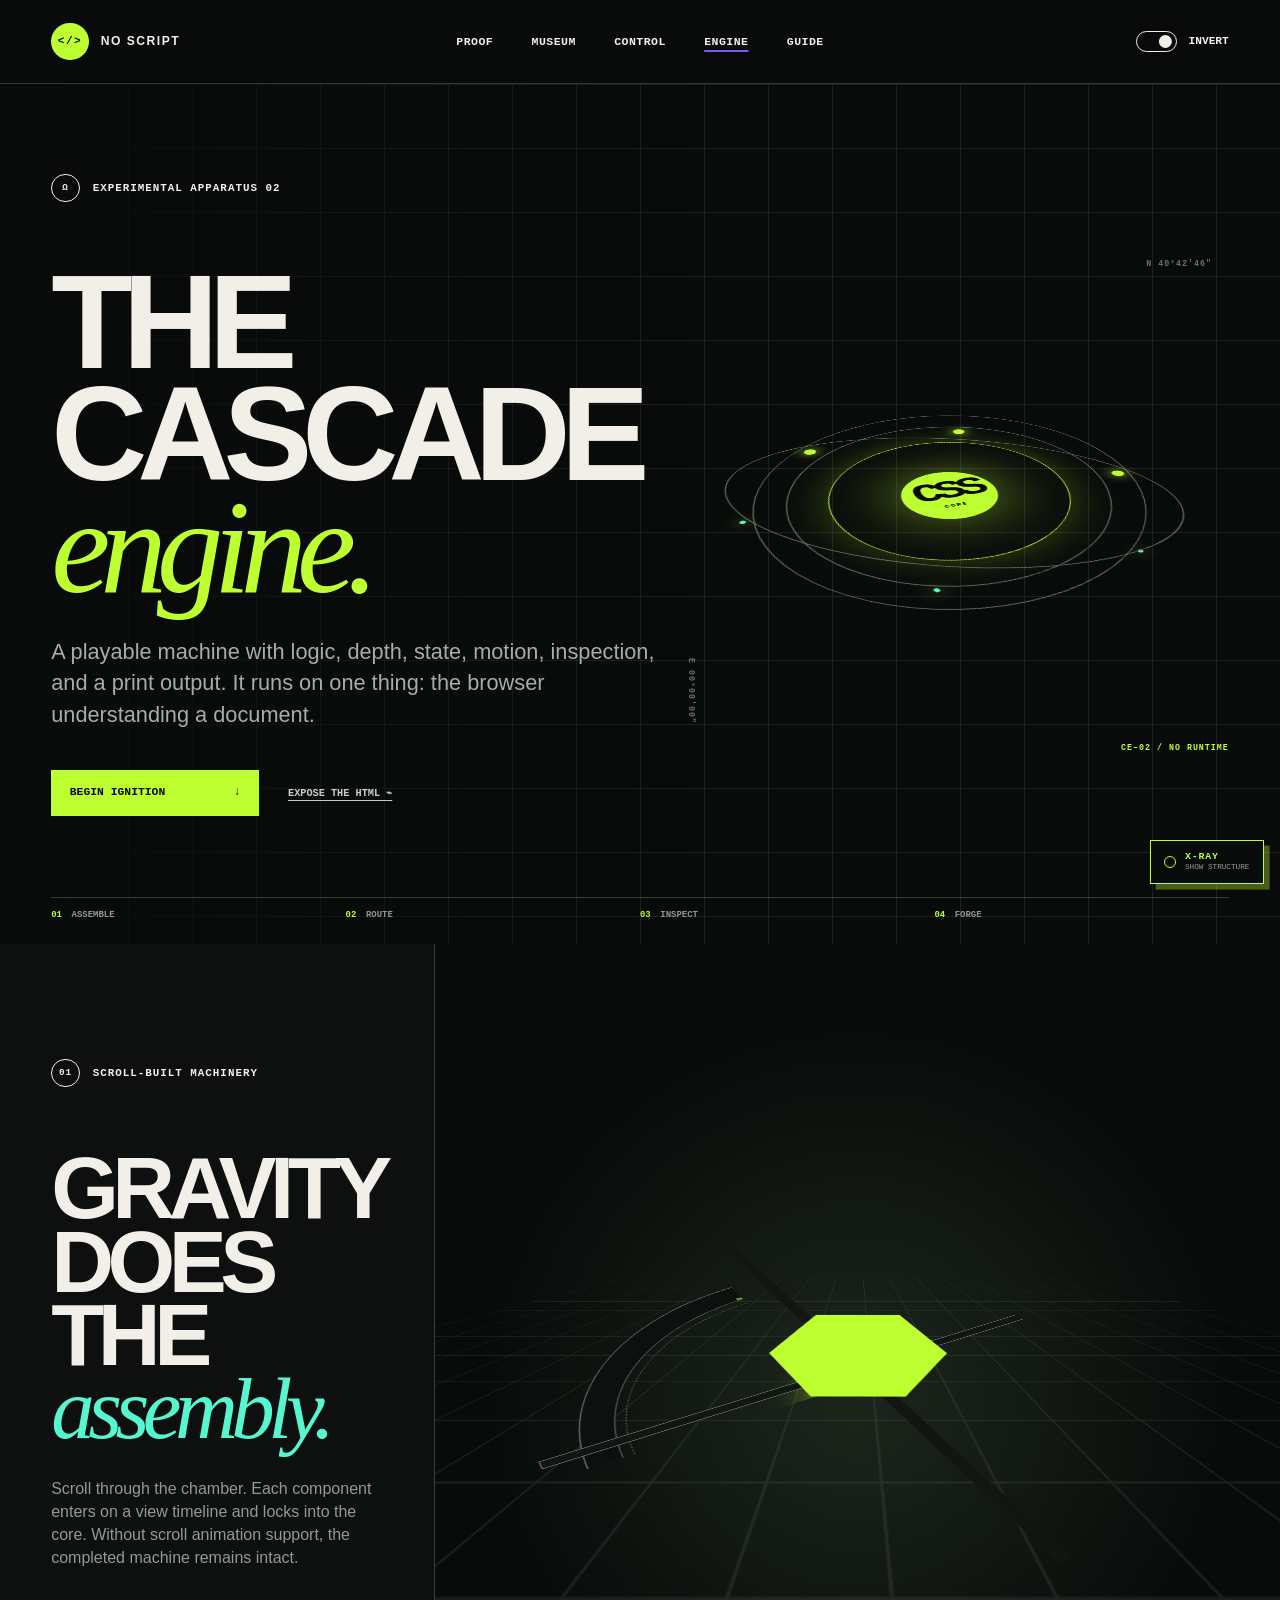
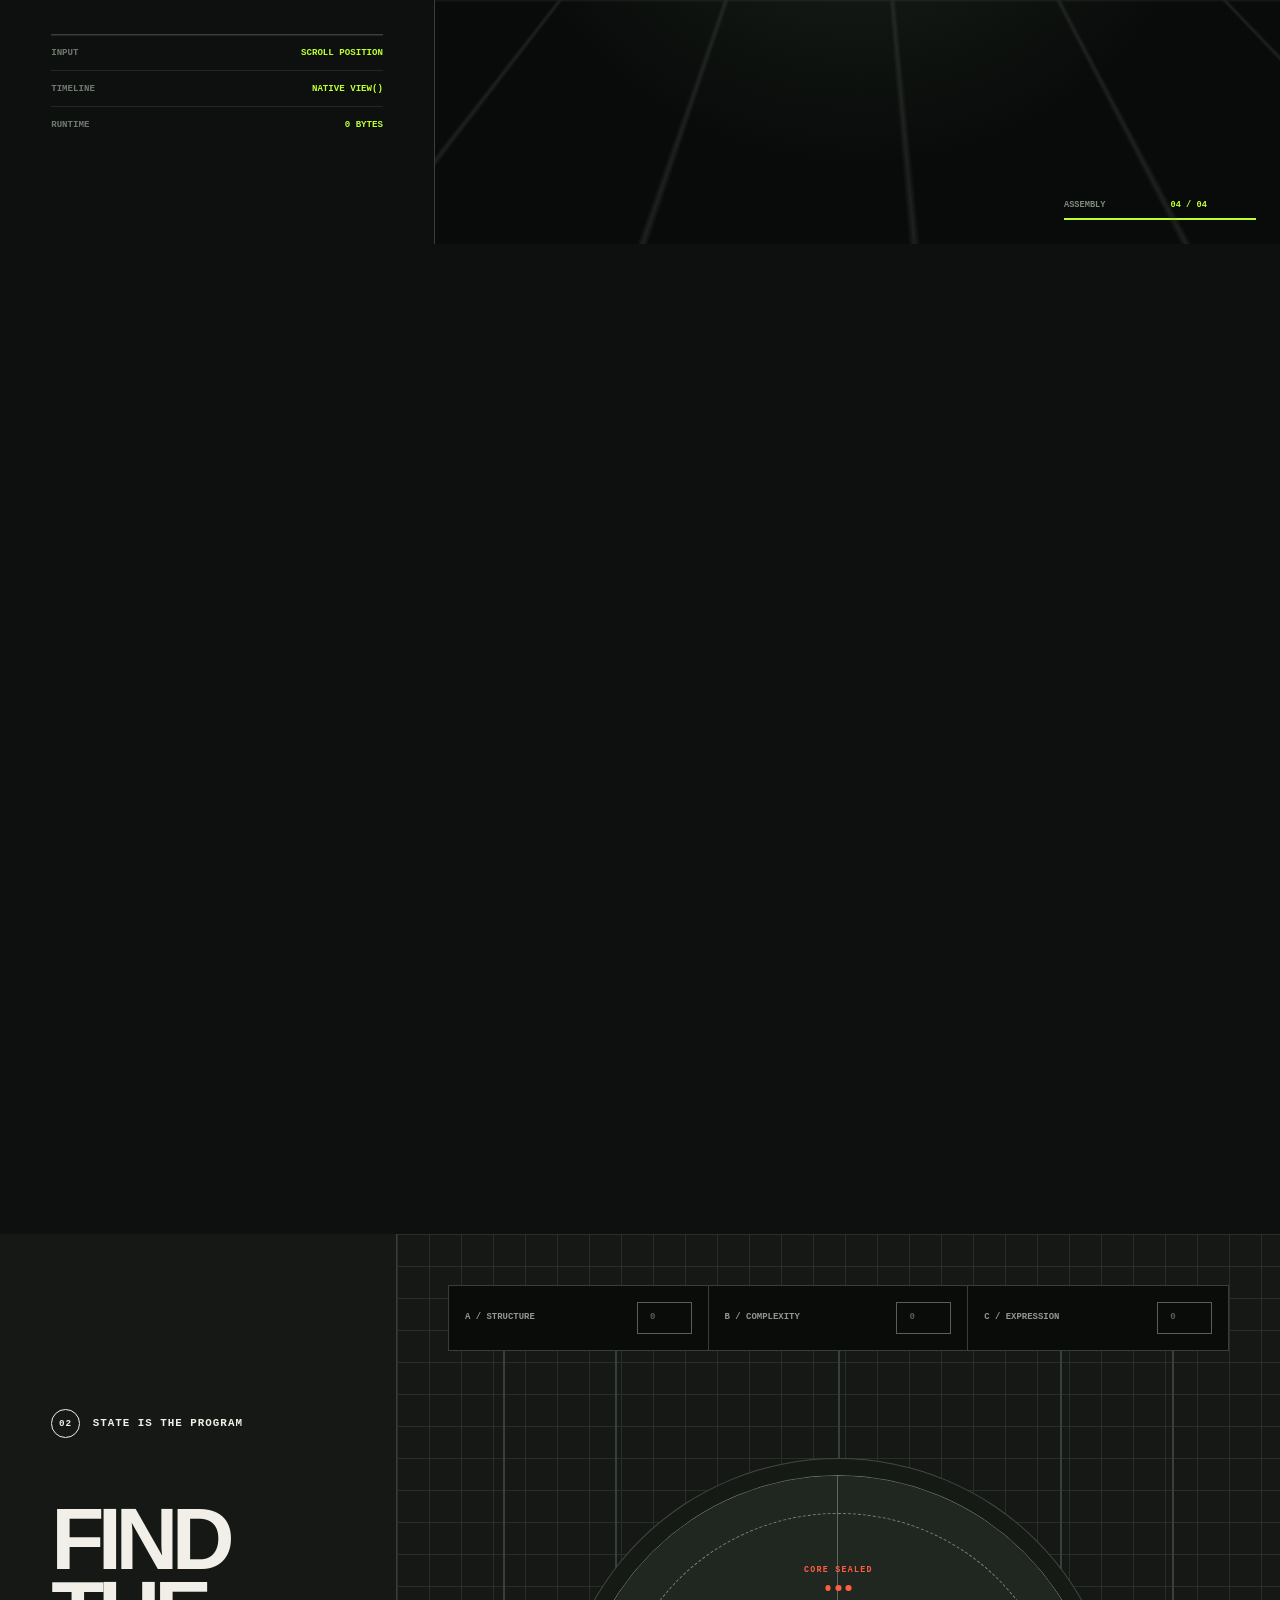
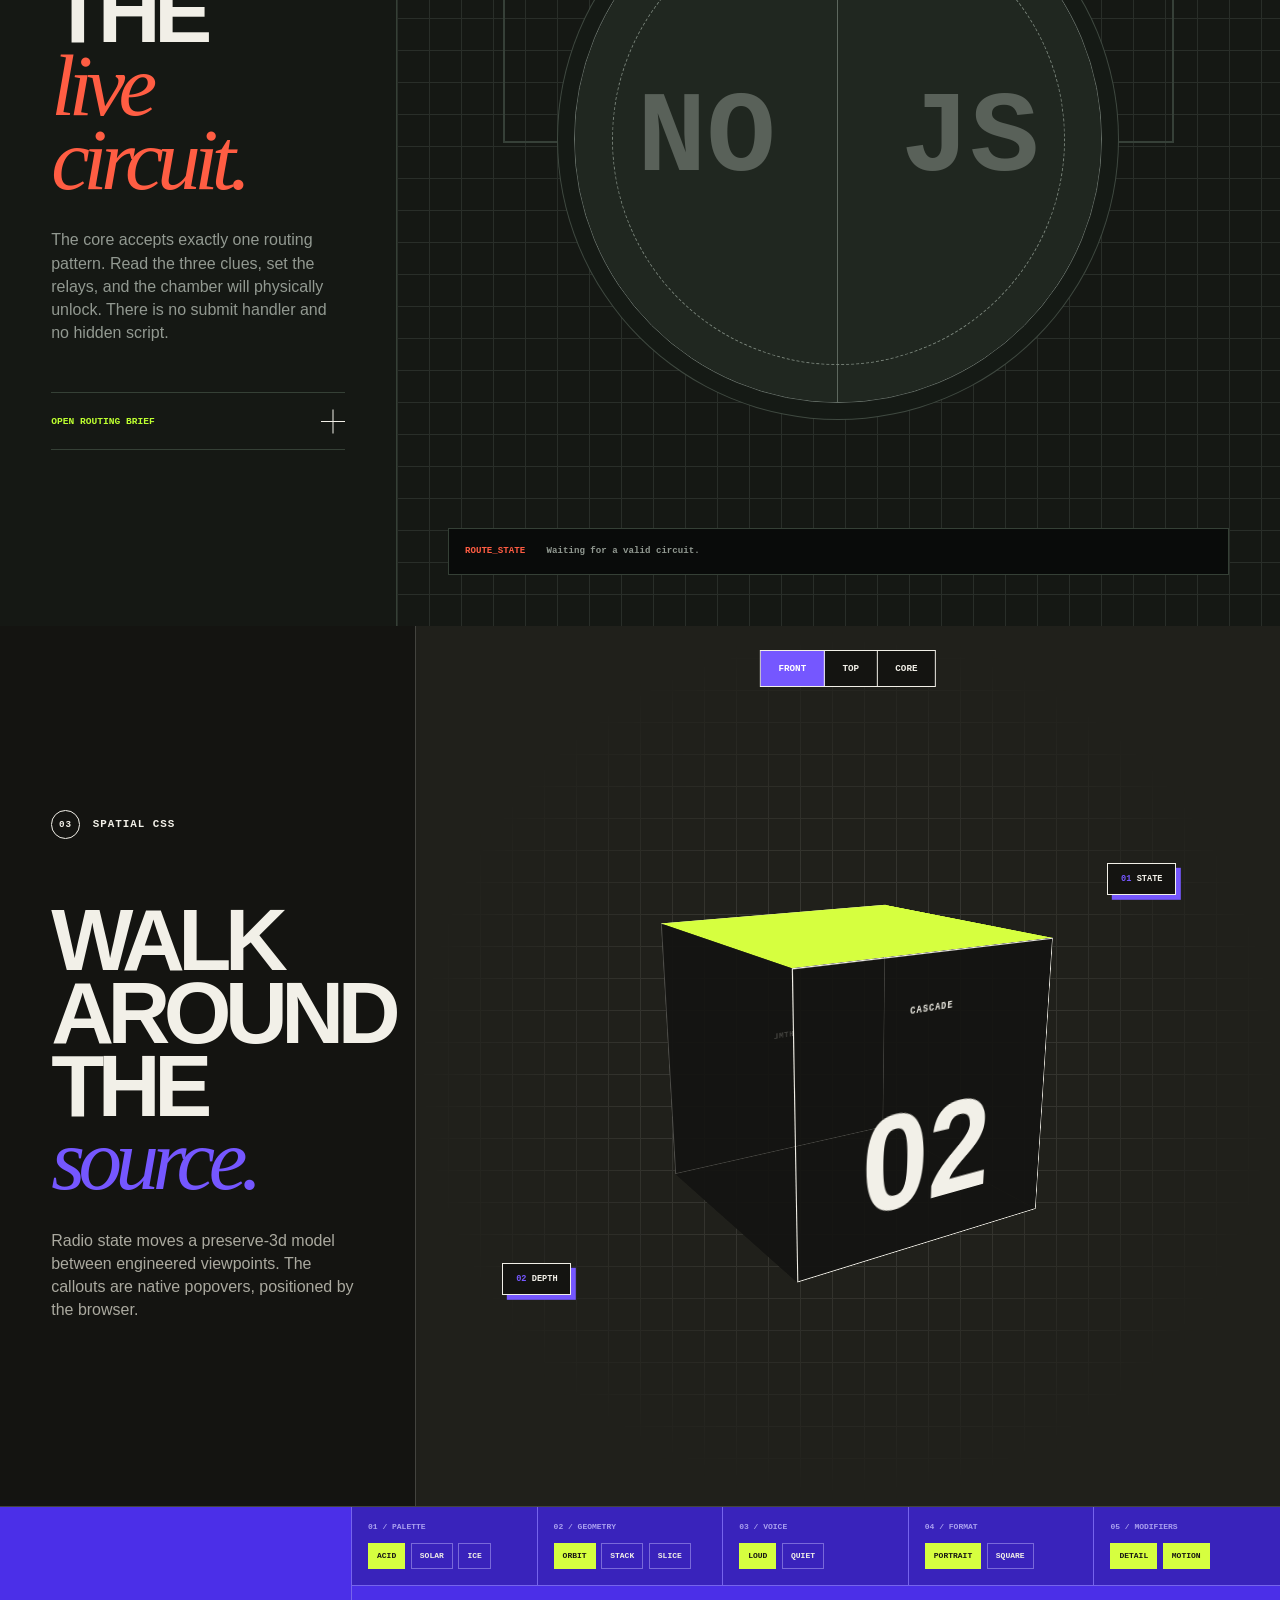
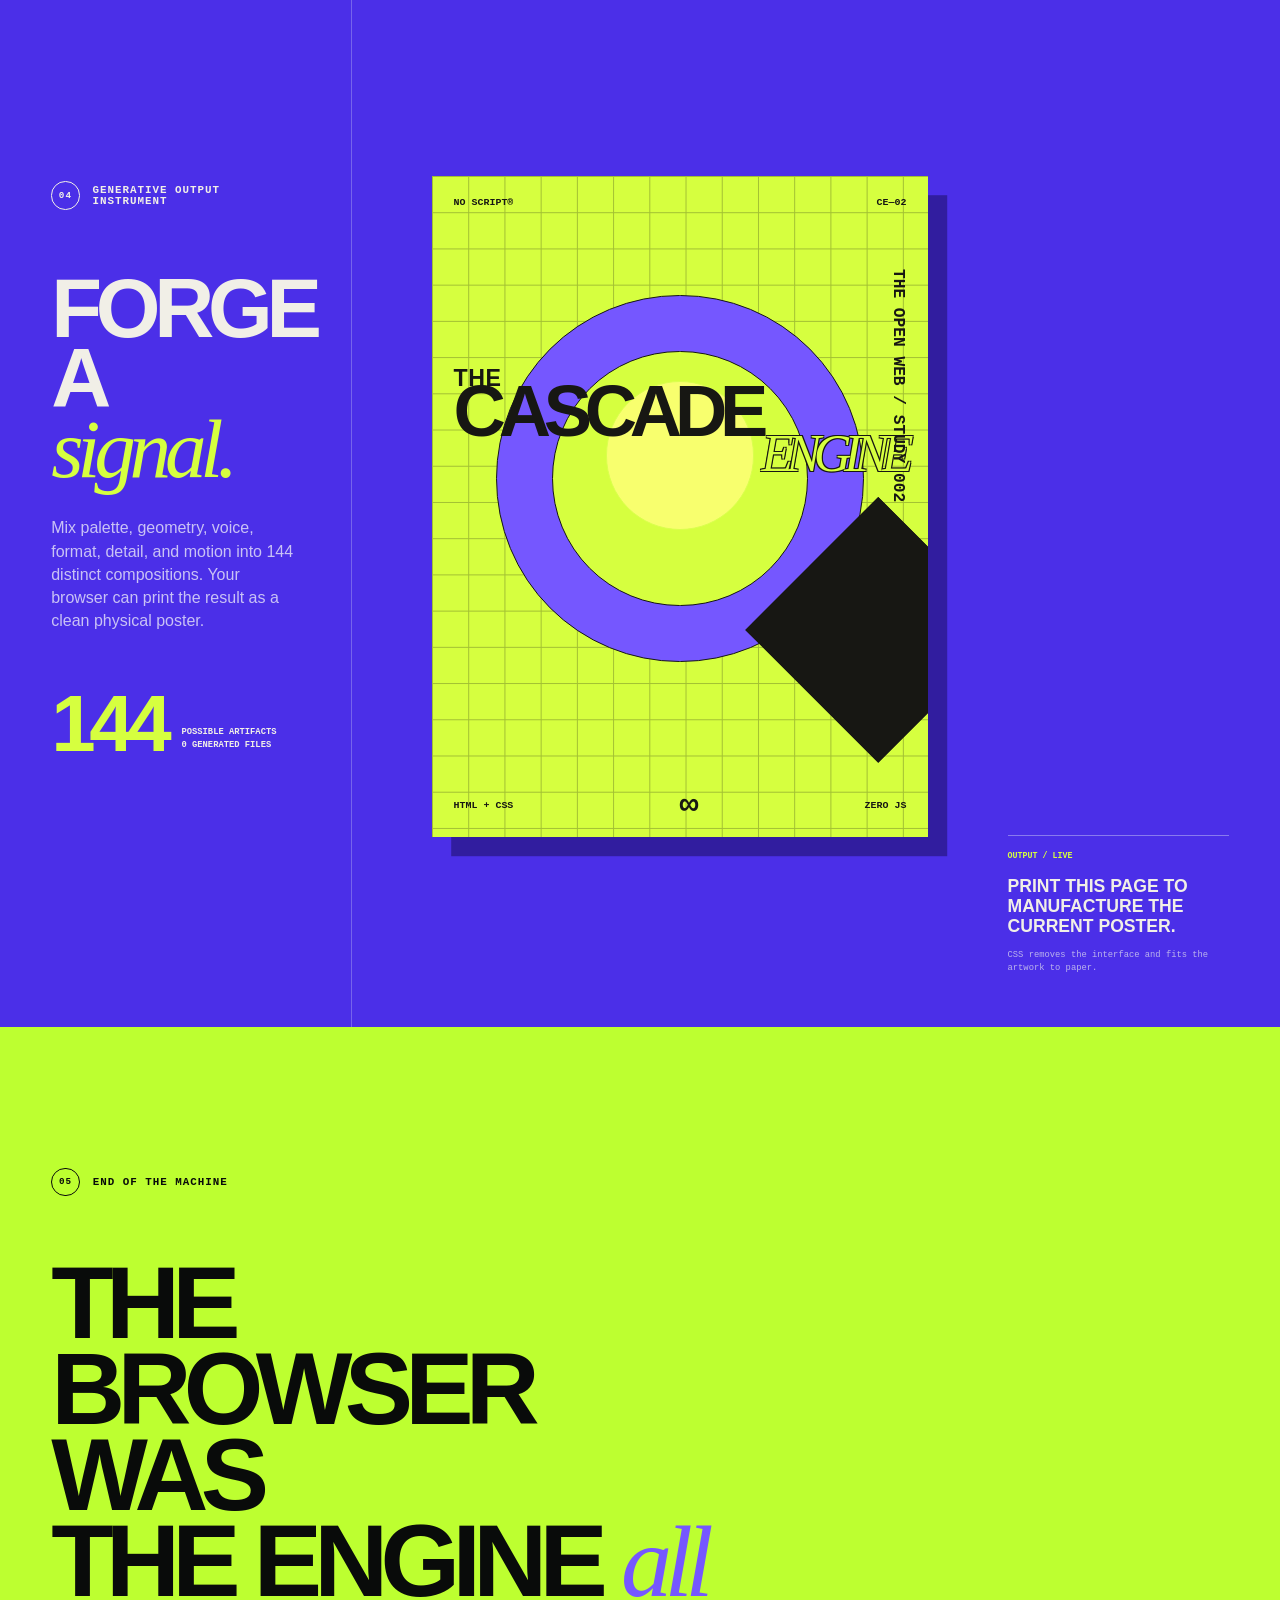
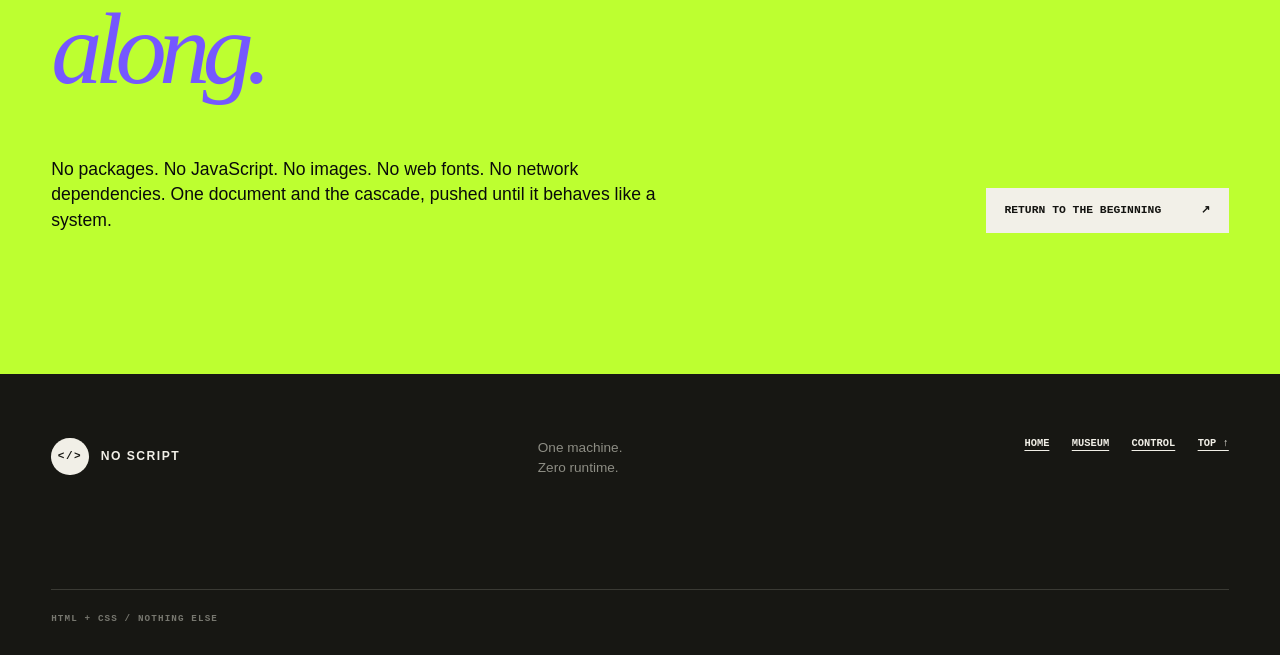
<file: engine.html>
<!doctype html>
<html lang="en">
<head>
  <meta charset="utf-8">
  <meta name="viewport" content="width=device-width, initial-scale=1">
  <meta name="description" content="The Cascade Engine: a playable, inspectable, printable machine made entirely from HTML and CSS.">
  <meta name="theme-color" content="#090b0a">
  <title>The Cascade Engine — NO SCRIPT</title>
  <link rel="stylesheet" href="styles.css?v=2.0.0">
</head>
<body class="engine-page">
  <a class="skip-link" href="#engine-main">Skip to content</a>
  <input class="theme-toggle" type="checkbox" id="theme-toggle" aria-label="Use dark theme" checked>
  <input class="xray-toggle" type="checkbox" id="xray-toggle" aria-label="Reveal the document structure">

  <div class="site-shell">
    <div class="scroll-meter" aria-hidden="true"></div>
    <header class="site-header" data-element="header.site-header">
      <a class="wordmark" href="index.html" aria-label="No Script, home"><span class="wordmark-mark" aria-hidden="true">&lt;/&gt;</span><span>NO SCRIPT</span></a>
      <nav class="primary-nav" aria-label="Primary navigation">
        <a href="index.html#proof">Proof</a>
        <a href="museum.html">Museum</a>
        <a href="control-room.html">Control</a>
        <a href="engine.html" aria-current="page">Engine</a>
        <a href="principles.html">Guide</a>
      </nav>
      <details class="mobile-menu">
        <summary>Menu</summary>
        <nav aria-label="Mobile navigation">
          <a href="index.html">Home</a>
          <a href="museum.html">Museum</a>
          <a href="control-room.html">Control room</a>
          <a href="engine.html" aria-current="page">Cascade engine</a>
          <a href="principles.html">Field guide</a>
        </nav>
      </details>
      <label class="theme-switch" for="theme-toggle"><span class="switch-track" aria-hidden="true"><span></span></span><span class="switch-label">Invert</span></label>
    </header>

    <label class="xray-control" for="xray-toggle"><span aria-hidden="true"></span><b>X-ray</b><small>Show structure</small></label>

    <main id="engine-main" data-element="main#engine-main">
      <section class="engine-hero" aria-labelledby="engine-title" data-element="section.engine-hero">
        <div class="engine-hero-copy" data-element="div.engine-hero-copy">
          <p class="eyebrow light"><span>Ω</span> Experimental apparatus 02</p>
          <h1 id="engine-title">The cascade<br><em>engine.</em></h1>
          <p class="lede">A playable machine with logic, depth, state, motion, inspection, and a print output. It runs on one thing: the browser understanding a document.</p>
          <div class="engine-hero-actions">
            <a class="button engine-button" href="#assembly">Begin ignition <span aria-hidden="true">↓</span></a>
            <label for="xray-toggle">Expose the HTML <span aria-hidden="true">⌁</span></label>
          </div>
        </div>

        <div class="engine-hero-machine" aria-hidden="true" data-element="div.engine-hero-machine">
          <div class="engine-heart">
            <i class="heart-ring heart-ring-a"></i>
            <i class="heart-ring heart-ring-b"></i>
            <i class="heart-ring heart-ring-c"></i>
            <b><span>CSS</span><small>CORE</small></b>
          </div>
          <span class="engine-coordinate coordinate-n">N 40°42′46″</span>
          <span class="engine-coordinate coordinate-e">E 00°00′00″</span>
          <span class="engine-serial">CE–02 / NO RUNTIME</span>
        </div>

        <ol class="engine-index" aria-label="Engine sequence">
          <li><a href="#assembly"><span>01</span> Assemble</a></li>
          <li><a href="#routing"><span>02</span> Route</a></li>
          <li><a href="#inspection"><span>03</span> Inspect</a></li>
          <li><a href="#forge"><span>04</span> Forge</a></li>
        </ol>
      </section>

      <section class="assembly-section" id="assembly" aria-labelledby="assembly-title" data-element="section#assembly">
        <header class="assembly-copy" data-element="header.assembly-copy">
          <p class="eyebrow light"><span>01</span> Scroll-built machinery</p>
          <h2 id="assembly-title">Gravity does<br>the <em>assembly.</em></h2>
          <p>Scroll through the chamber. Each component enters on a view timeline and locks into the core. Without scroll animation support, the completed machine remains intact.</p>
          <dl>
            <div><dt>Input</dt><dd>Scroll position</dd></div>
            <div><dt>Timeline</dt><dd>Native view()</dd></div>
            <div><dt>Runtime</dt><dd>0 bytes</dd></div>
          </dl>
        </header>

        <div class="assembly-chamber" aria-label="A CSS-generated machine assembling as the page scrolls" data-element="div.assembly-chamber">
          <div class="assembly-grid" aria-hidden="true"></div>
          <div class="assembly-unit">
            <div class="assembly-piece piece-outer"><span>OUTER / 04</span></div>
            <div class="assembly-piece piece-orbit"><i></i><i></i><i></i></div>
            <div class="assembly-piece piece-rail piece-rail-a"></div>
            <div class="assembly-piece piece-rail piece-rail-b"></div>
            <div class="assembly-piece piece-plate"><span>CASCADE<br>ENGINE</span></div>
            <div class="assembly-piece piece-core"><span>:has()</span></div>
          </div>
          <p class="assembly-readout"><span>ASSEMBLY</span><b>04 / 04</b><i></i></p>
        </div>
      </section>

      <section class="routing-section" id="routing" aria-labelledby="routing-title" data-element="section#routing">
        <header class="routing-copy">
          <p class="eyebrow light"><span>02</span> State is the program</p>
          <h2 id="routing-title">Find the<br><em>live circuit.</em></h2>
          <p>The core accepts exactly one routing pattern. Read the three clues, set the relays, and the chamber will physically unlock. There is no submit handler and no hidden script.</p>
          <details class="routing-clues">
            <summary>Open routing brief <i aria-hidden="true"></i></summary>
            <ol>
              <li>Structure must reach the core.</li>
              <li>Complexity must be bypassed.</li>
              <li>Expression must remain live.</li>
            </ol>
          </details>
        </header>

        <fieldset class="routing-board">
          <legend>Route power to unlock the Cascade Engine</legend>
          <input type="checkbox" id="route-a">
          <input type="checkbox" id="route-b">
          <input type="checkbox" id="route-c">

          <div class="route-bank">
            <label for="route-a"><span>A / Structure</span><i><b>0</b><b>1</b></i></label>
            <label for="route-b"><span>B / Complexity</span><i><b>0</b><b>1</b></i></label>
            <label for="route-c"><span>C / Expression</span><i><b>0</b><b>1</b></i></label>
          </div>

          <div class="route-wiring" aria-hidden="true"><i></i><i></i><i></i><span></span></div>

          <div class="vault">
            <div class="vault-status"><span class="status-locked">CORE SEALED</span><span class="status-open">CASCADE LIVE</span><b><i></i><i></i><i></i></b></div>
            <div class="vault-door vault-door-left"><span>NO</span></div>
            <div class="vault-door vault-door-right"><span>JS</span></div>
            <div class="vault-core"><i></i><b>∞</b><span>UNLOCKED</span></div>
          </div>

          <div class="route-result" role="status">
            <p class="route-waiting"><span>ROUTE_STATE</span> Waiting for a valid circuit.</p>
            <p class="route-success"><span>ROUTE_STATE</span> Exact selector matched. The engine is yours.</p>
            <a href="#forge">Open the poster forge <span aria-hidden="true">↓</span></a>
          </div>
        </fieldset>
      </section>

      <section class="inspection-section" id="inspection" aria-labelledby="inspection-title" data-element="section#inspection">
        <header>
          <p class="eyebrow"><span>03</span> Spatial CSS</p>
          <h2 id="inspection-title">Walk around<br>the <em>source.</em></h2>
          <p>Radio state moves a preserve-3d model between engineered viewpoints. The callouts are native popovers, positioned by the browser.</p>
        </header>

        <fieldset class="inspection-rig">
          <legend>Choose a machine viewpoint</legend>
          <input type="radio" name="viewpoint" id="view-front" checked>
          <input type="radio" name="viewpoint" id="view-top">
          <input type="radio" name="viewpoint" id="view-core">
          <div class="view-controls" role="group" aria-label="Viewpoints">
            <label for="view-front">Front</label><label for="view-top">Top</label><label for="view-core">Core</label>
          </div>
          <div class="inspection-stage">
            <div class="inspection-model" aria-label="Three-dimensional CSS engine model">
              <div class="model-face model-front"><span>CASCADE</span><b>02</b></div>
              <div class="model-face model-back"><span>HTML</span></div>
              <div class="model-face model-left"><span>STATE</span></div>
              <div class="model-face model-right"><span>STYLE</span></div>
              <div class="model-face model-top"><i></i><b>CSS</b></div>
              <div class="model-face model-bottom"></div>
            </div>
            <button class="inspection-pin pin-state" popovertarget="state-note"><span>01</span> State</button>
            <button class="inspection-pin pin-depth" popovertarget="depth-note"><span>02</span> Depth</button>
            <div class="inspection-popover" id="state-note" popover><button popovertarget="state-note" popovertargetaction="hide" aria-label="Close">×</button><small>ANNOTATION / 01</small><strong>The checked control is application state.</strong><p>CSS reads it directly through sibling and relational selectors.</p></div>
            <div class="inspection-popover" id="depth-note" popover><button popovertarget="depth-note" popovertargetaction="hide" aria-label="Close">×</button><small>ANNOTATION / 02</small><strong>Every face is an ordinary div.</strong><p>Perspective and transforms create the chamber—no canvas, SVG, or bitmap.</p></div>
          </div>
        </fieldset>
      </section>

      <section class="forge-section" id="forge" aria-labelledby="forge-title" data-element="section#forge">
        <header class="forge-copy">
          <p class="eyebrow light"><span>04</span> Generative output instrument</p>
          <h2 id="forge-title">Forge a<br><em>signal.</em></h2>
          <p>Mix palette, geometry, voice, format, detail, and motion into 144 distinct compositions. Your browser can print the result as a clean physical poster.</p>
          <p class="forge-count"><b>144</b><span>possible artifacts<br>0 generated files</span></p>
        </header>

        <fieldset class="poster-forge">
          <legend>Poster forge controls and output</legend>
          <input type="radio" name="forge-palette" id="forge-acid" checked>
          <input type="radio" name="forge-palette" id="forge-solar">
          <input type="radio" name="forge-palette" id="forge-ice">
          <input type="radio" name="forge-shape" id="forge-orbit" checked>
          <input type="radio" name="forge-shape" id="forge-stack">
          <input type="radio" name="forge-shape" id="forge-slice">
          <input type="radio" name="forge-type" id="forge-loud" checked>
          <input type="radio" name="forge-type" id="forge-quiet">
          <input type="radio" name="forge-format" id="forge-portrait" checked>
          <input type="radio" name="forge-format" id="forge-square">
          <input type="checkbox" id="forge-detail" checked>
          <input type="checkbox" id="forge-motion" checked>

          <div class="forge-controls">
            <div><span>01 / Palette</span><label for="forge-acid">Acid</label><label for="forge-solar">Solar</label><label for="forge-ice">Ice</label></div>
            <div><span>02 / Geometry</span><label for="forge-orbit">Orbit</label><label for="forge-stack">Stack</label><label for="forge-slice">Slice</label></div>
            <div><span>03 / Voice</span><label for="forge-loud">Loud</label><label for="forge-quiet">Quiet</label></div>
            <div><span>04 / Format</span><label for="forge-portrait">Portrait</label><label for="forge-square">Square</label></div>
            <div><span>05 / Modifiers</span><label for="forge-detail">Detail</label><label for="forge-motion">Motion</label></div>
          </div>

          <div class="poster-output" aria-live="polite">
            <article class="poster-art" data-element="article.poster-art">
              <header><span>NO SCRIPT®</span><span>CE—02</span></header>
              <div class="poster-grid" aria-hidden="true"></div>
              <div class="poster-shape poster-shape-a" aria-hidden="true"></div>
              <div class="poster-shape poster-shape-b" aria-hidden="true"></div>
              <div class="poster-shape poster-shape-c" aria-hidden="true"></div>
              <p class="poster-kicker">THE OPEN WEB / STUDY 002</p>
              <h3><span>THE</span><strong>CASCADE</strong><em>ENGINE</em></h3>
              <footer><span>HTML + CSS</span><b>∞</b><span>ZERO JS</span></footer>
            </article>
            <div class="print-note"><span>OUTPUT / LIVE</span><strong>Print this page to manufacture the current poster.</strong><small>CSS removes the interface and fits the artwork to paper.</small></div>
          </div>
        </fieldset>
      </section>

      <section class="engine-finale section-pad" data-element="section.engine-finale">
        <p class="eyebrow"><span>05</span> End of the machine</p>
        <h2>The browser was<br>the engine <em>all along.</em></h2>
        <div><p>No packages. No JavaScript. No images. No web fonts. No network dependencies. One document and the cascade, pushed until it behaves like a system.</p><a class="button button-solid" href="index.html">Return to the beginning <span aria-hidden="true">↗</span></a></div>
      </section>
    </main>

    <footer data-element="footer">
      <a class="wordmark footer-mark" href="index.html"><span class="wordmark-mark" aria-hidden="true">&lt;/&gt;</span><span>NO SCRIPT</span></a>
      <p>One machine.<br>Zero runtime.</p>
      <nav class="footer-nav" aria-label="Footer navigation"><a href="index.html">Home</a><a href="museum.html">Museum</a><a href="control-room.html">Control</a><a href="#engine-main">Top ↑</a></nav>
      <small>HTML + CSS / NOTHING ELSE</small>
    </footer>
  </div>
</body>
</html>
</file>
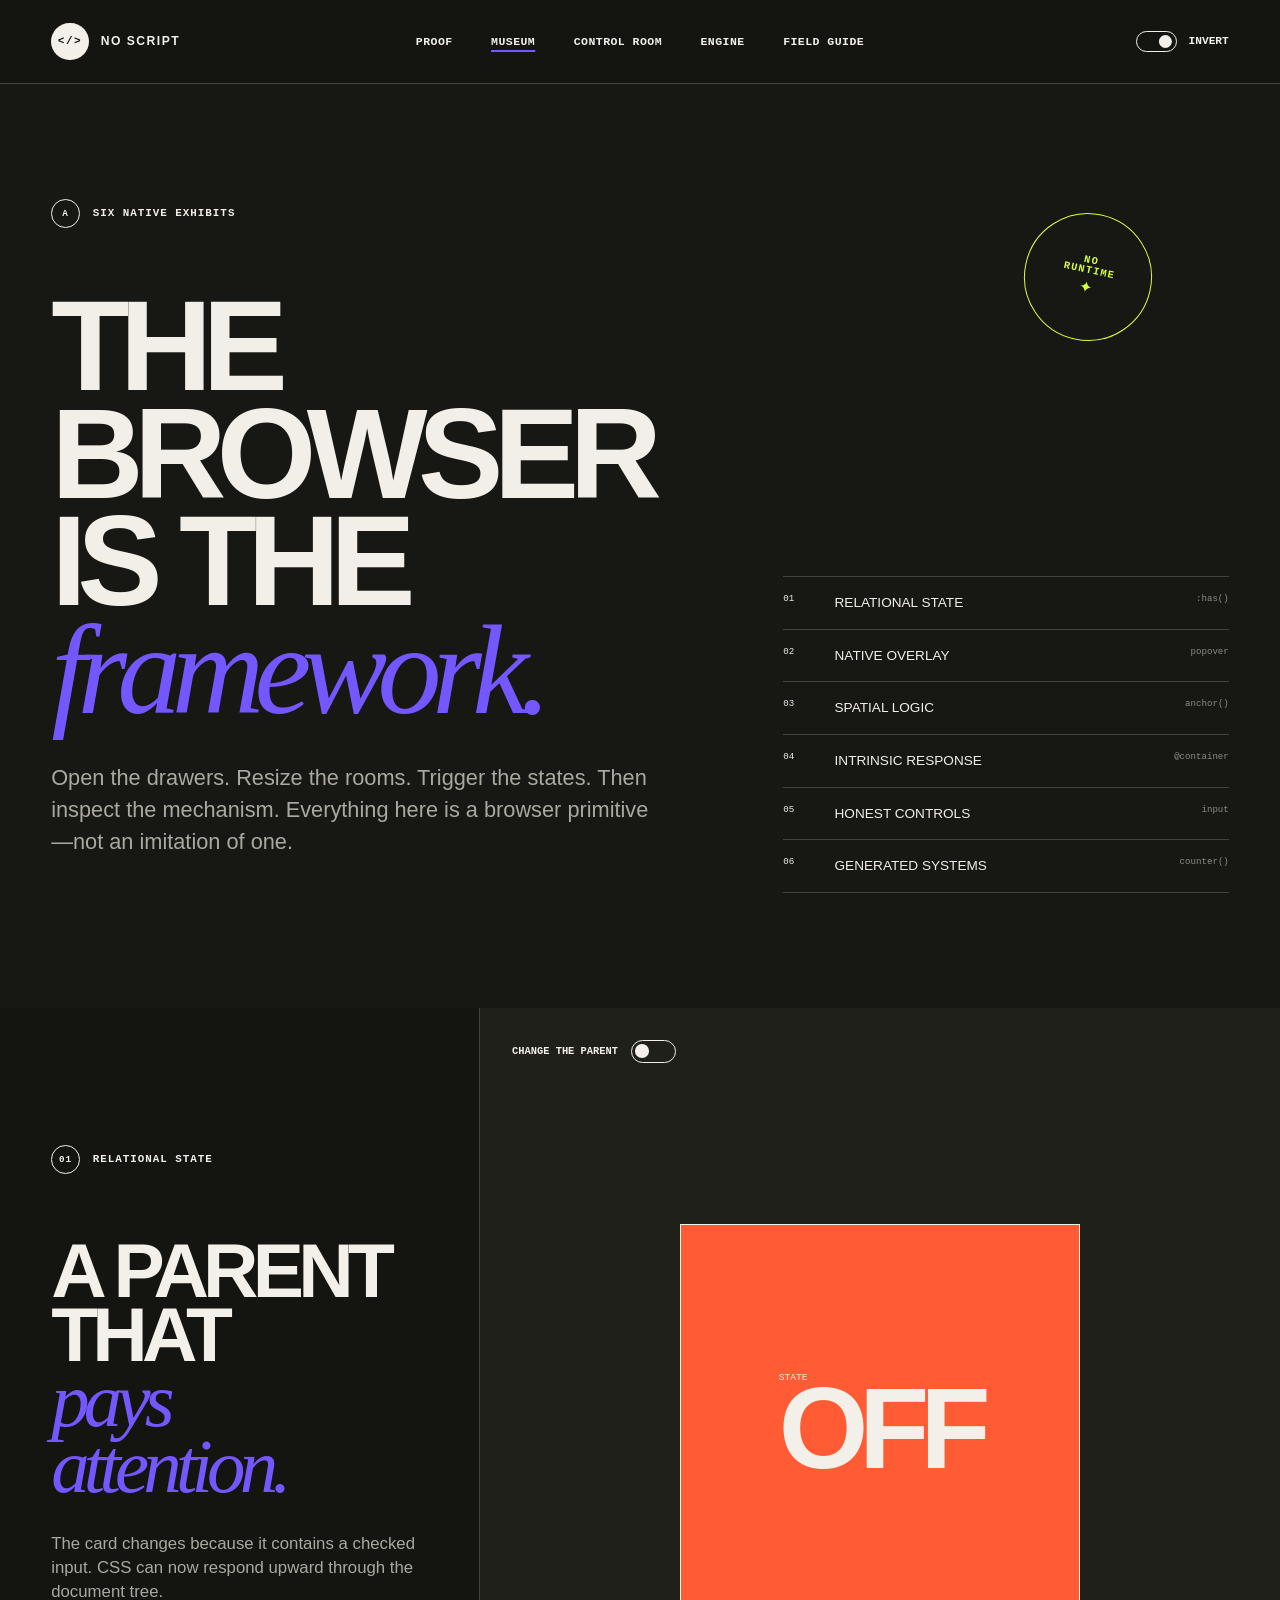
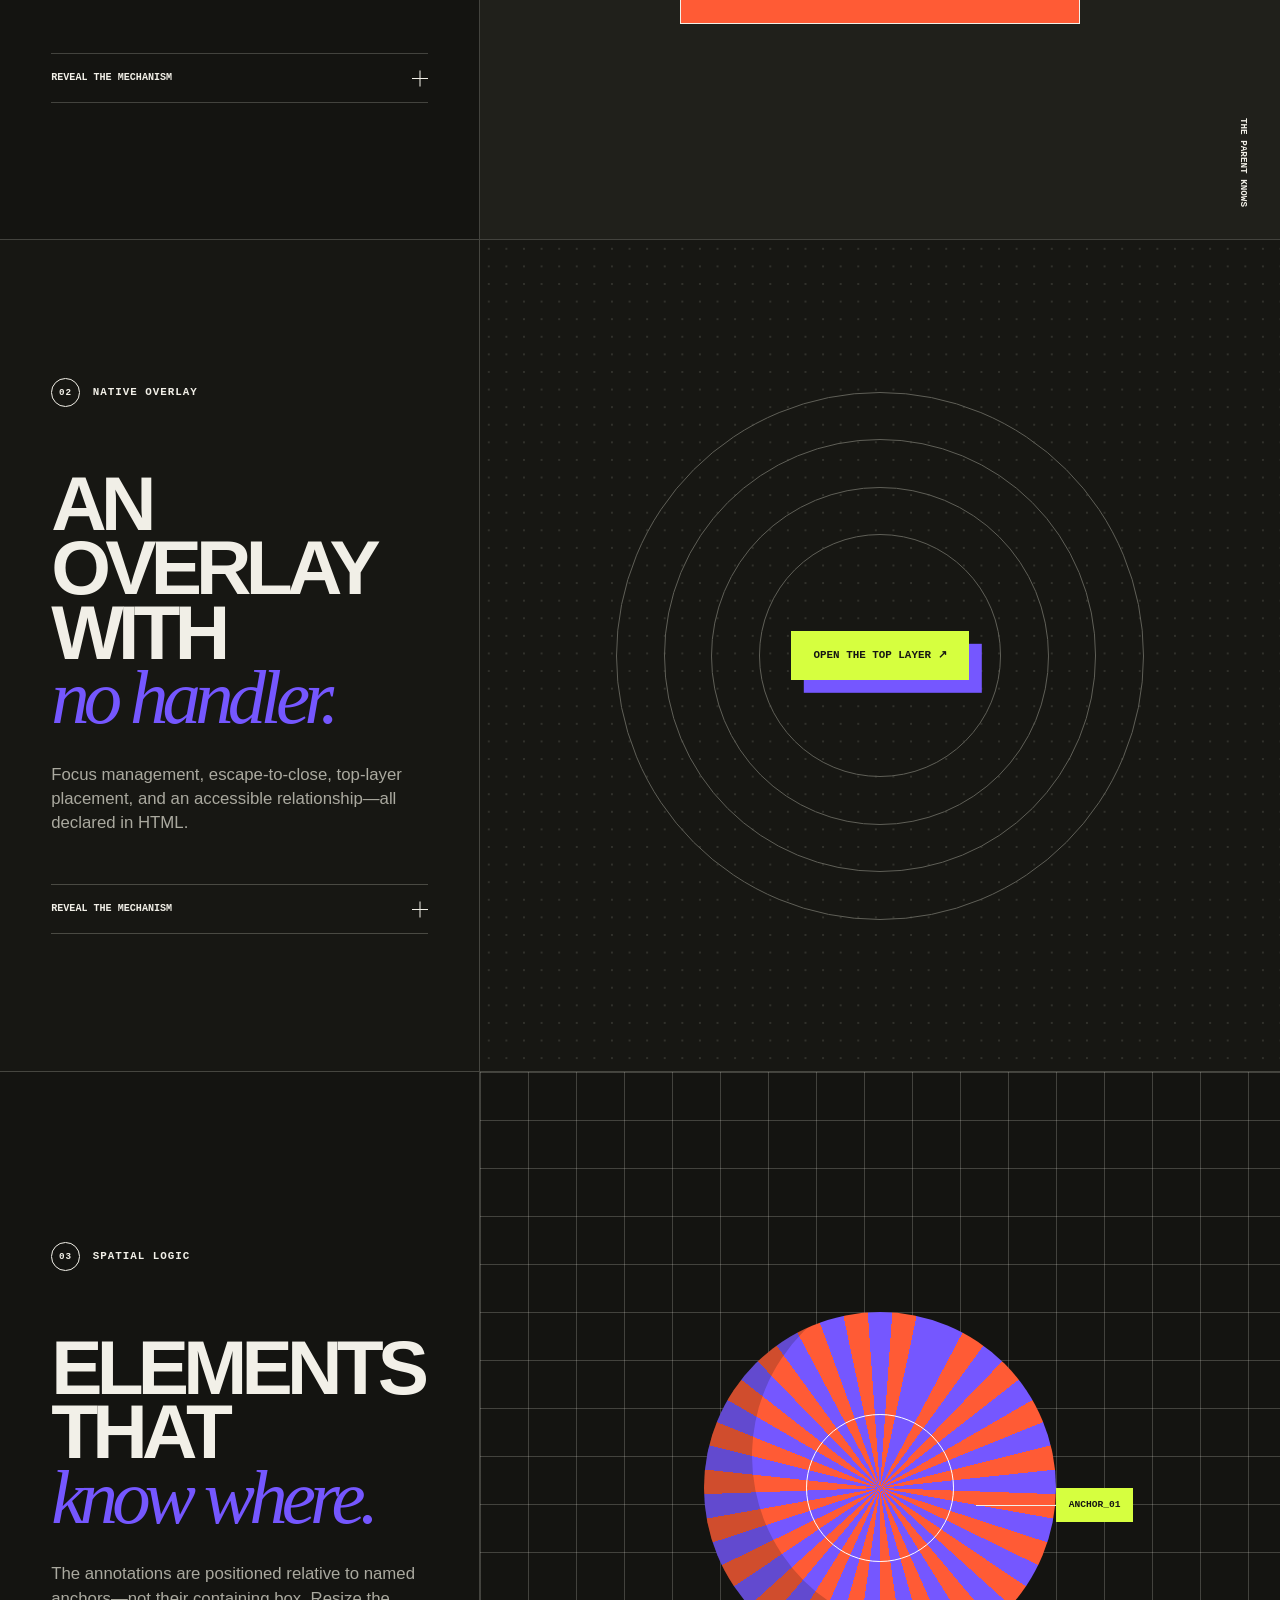
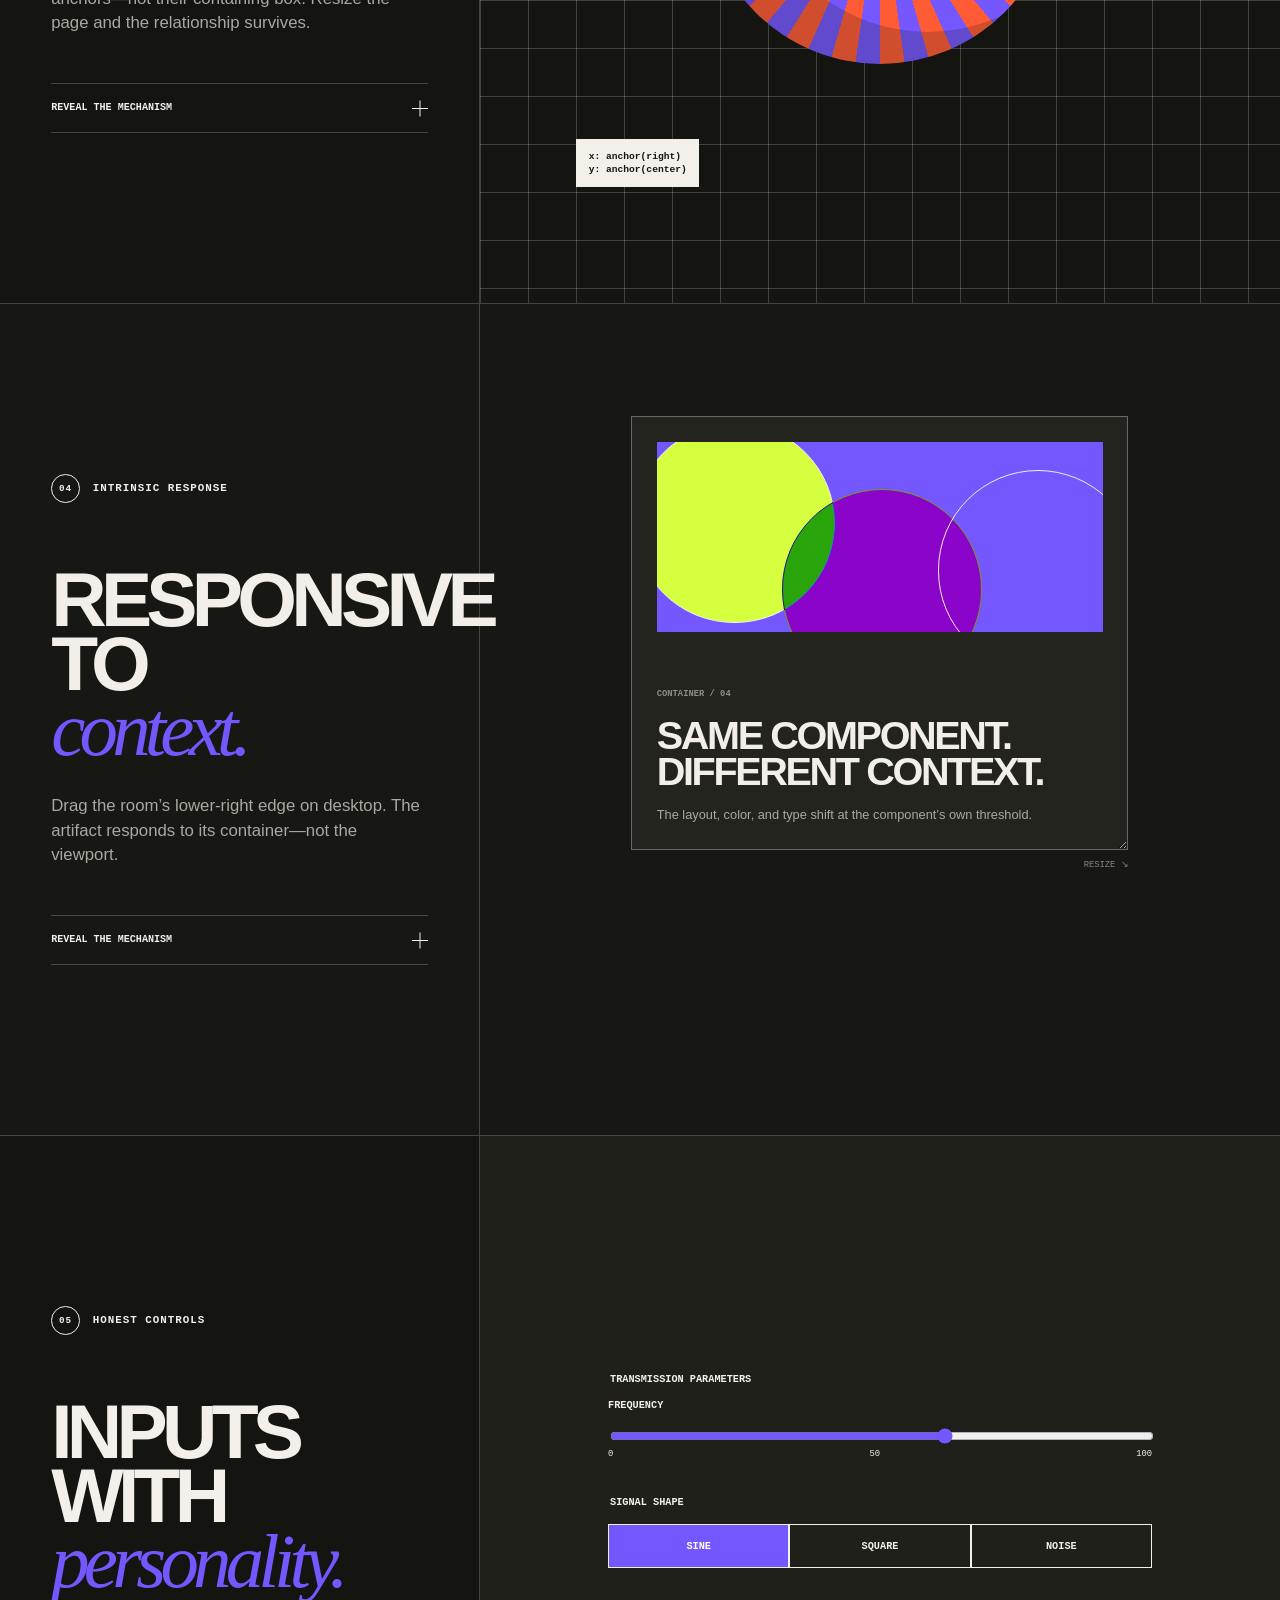
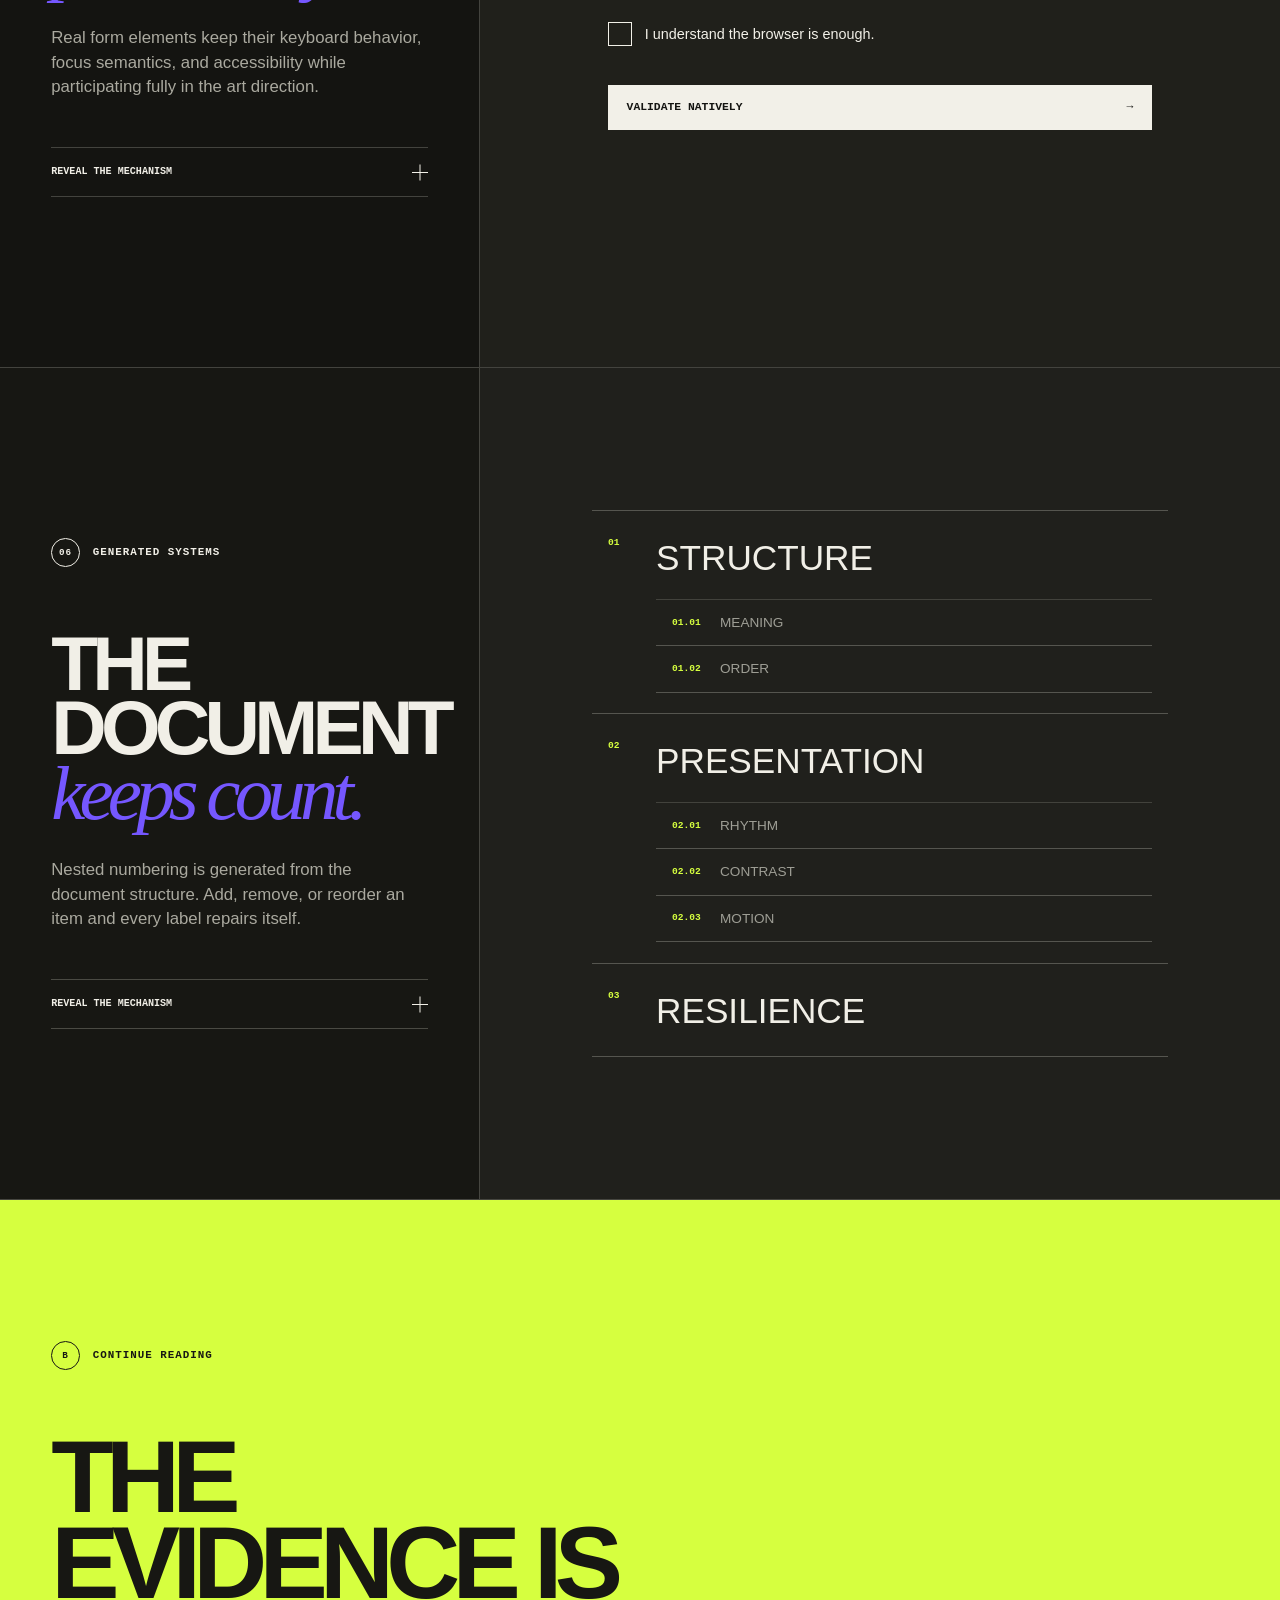
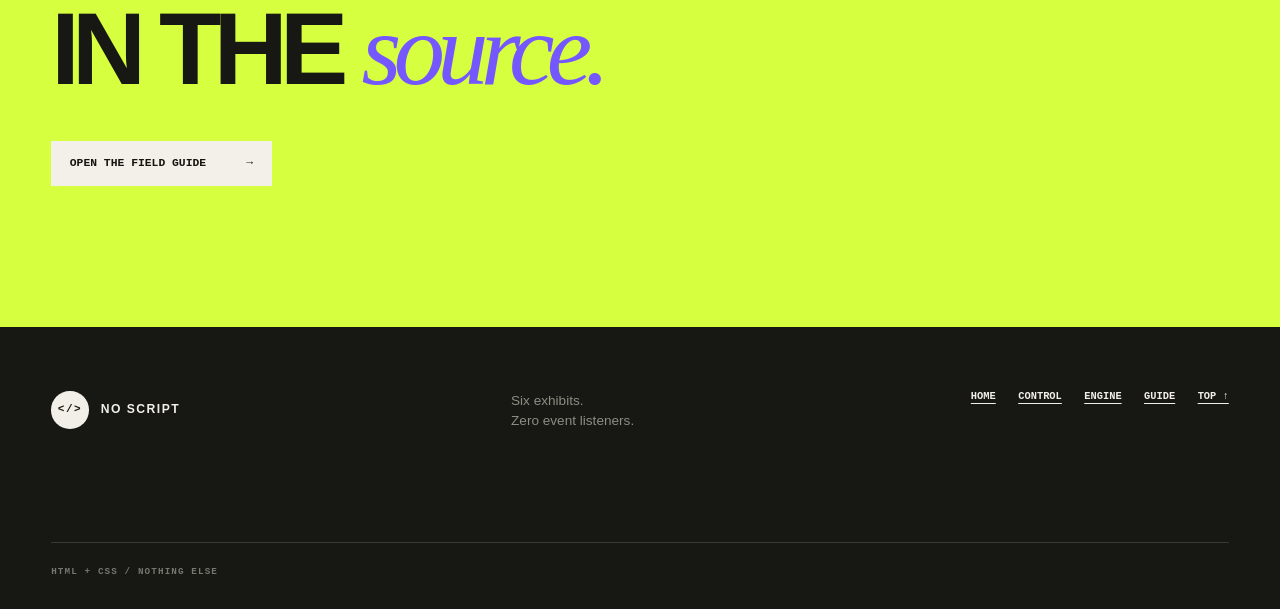
<file: museum.html>
<!doctype html>
<html lang="en">
<head>
  <meta charset="utf-8">
  <meta name="viewport" content="width=device-width, initial-scale=1">
  <meta name="description" content="An interactive museum of modern HTML and CSS capabilities, built without JavaScript.">
  <meta name="theme-color" content="#171713">
  <title>The Capability Museum — NO SCRIPT</title>
  <link rel="stylesheet" href="styles.css?v=2.0.0">
</head>
<body class="museum-page">
  <a class="skip-link" href="#museum-main">Skip to content</a>
  <input class="theme-toggle" type="checkbox" id="theme-toggle" aria-label="Use dark theme" checked>

  <div class="site-shell">
    <div class="scroll-meter" aria-hidden="true"></div>
    <header class="site-header">
      <a class="wordmark" href="index.html" aria-label="No Script, home"><span class="wordmark-mark" aria-hidden="true">&lt;/&gt;</span><span>NO SCRIPT</span></a>
      <nav class="primary-nav" aria-label="Primary navigation">
        <a href="index.html#proof">Proof</a>
        <a href="museum.html" aria-current="page">Museum</a>
        <a href="control-room.html">Control room</a>
        <a href="engine.html">Engine</a>
        <a href="principles.html">Field guide</a>
      </nav>
      <details class="mobile-menu">
        <summary>Menu</summary>
        <nav aria-label="Mobile navigation">
          <a href="index.html">Home</a>
          <a href="museum.html" aria-current="page">Museum</a>
          <a href="control-room.html">Control room</a>
          <a href="engine.html">Cascade engine</a>
          <a href="principles.html">Field guide</a>
        </nav>
      </details>
      <label class="theme-switch" for="theme-toggle"><span class="switch-track" aria-hidden="true"><span></span></span><span class="switch-label">Invert</span></label>
    </header>

    <main id="museum-main">
      <section class="page-hero museum-hero" aria-labelledby="museum-title">
        <div>
          <p class="eyebrow light"><span>A</span> Six native exhibits</p>
          <h1 id="museum-title">The browser<br>is the <em>framework.</em></h1>
          <p class="lede">Open the drawers. Resize the rooms. Trigger the states. Then inspect the mechanism. Everything here is a browser primitive—not an imitation of one.</p>
        </div>
        <ol class="museum-directory" aria-label="Exhibit directory">
          <li><a href="#has"><span>01</span> Relational state <code>:has()</code></a></li>
          <li><a href="#popover"><span>02</span> Native overlay <code>popover</code></a></li>
          <li><a href="#anchor"><span>03</span> Spatial logic <code>anchor()</code></a></li>
          <li><a href="#container"><span>04</span> Intrinsic response <code>@container</code></a></li>
          <li><a href="#controls"><span>05</span> Honest controls <code>input</code></a></li>
          <li><a href="#counters"><span>06</span> Generated systems <code>counter()</code></a></li>
        </ol>
        <div class="hero-stamp" aria-hidden="true"><span>NO</span><span>RUNTIME</span><i>✦</i></div>
      </section>

      <section class="exhibit exhibit-has" id="has" aria-labelledby="has-title">
        <header class="exhibit-copy">
          <p class="eyebrow"><span>01</span> Relational state</p>
          <h2 id="has-title">A parent that<br><em>pays attention.</em></h2>
          <p>The card changes because it contains a checked input. CSS can now respond upward through the document tree.</p>
          <details class="source-drawer">
            <summary>Reveal the mechanism <i aria-hidden="true"></i></summary>
            <pre><code>.has-stage:has(input:checked) {
  --state: var(--acid);
  border-radius: 50%;
  rotate: 4deg;
}</code></pre>
          </details>
        </header>
        <div class="exhibit-stage has-stage">
          <input type="checkbox" id="has-switch">
          <label for="has-switch"><span>Change the parent</span><i aria-hidden="true"></i></label>
          <div class="has-object"><span>STATE</span><strong>OFF</strong><strong>ON</strong></div>
          <p>THE PARENT KNOWS</p>
        </div>
      </section>

      <section class="exhibit exhibit-popover" id="popover" aria-labelledby="popover-title">
        <header class="exhibit-copy">
          <p class="eyebrow light"><span>02</span> Native overlay</p>
          <h2 id="popover-title">An overlay with<br><em>no handler.</em></h2>
          <p>Focus management, escape-to-close, top-layer placement, and an accessible relationship—all declared in HTML.</p>
          <details class="source-drawer source-dark">
            <summary>Reveal the mechanism <i aria-hidden="true"></i></summary>
            <pre><code>&lt;button popovertarget="native-pop"&gt;
  Open the top layer
&lt;/button&gt;

&lt;aside id="native-pop" popover&gt;…&lt;/aside&gt;</code></pre>
          </details>
        </header>
        <div class="exhibit-stage popover-stage">
          <div class="portal-rings" aria-hidden="true"><i></i><i></i><i></i><i></i></div>
          <button class="portal-button" popovertarget="native-pop">Open the top layer <span aria-hidden="true">↗</span></button>
          <aside class="native-popover" id="native-pop" popover>
            <button class="popover-close" popovertarget="native-pop" popovertargetaction="hide" aria-label="Close overlay">×</button>
            <span class="popover-kicker">NATIVE TOP LAYER</span>
            <strong>No absolute-positioning<br>escape hatch required.</strong>
            <p>Press <kbd>Esc</kbd>, click outside, or use the close control. The browser owns the behavior.</p>
          </aside>
        </div>
      </section>

      <section class="exhibit exhibit-anchor" id="anchor" aria-labelledby="anchor-title">
        <header class="exhibit-copy">
          <p class="eyebrow"><span>03</span> Spatial logic</p>
          <h2 id="anchor-title">Elements that<br><em>know where.</em></h2>
          <p>The annotations are positioned relative to named anchors—not their containing box. Resize the page and the relationship survives.</p>
          <details class="source-drawer">
            <summary>Reveal the mechanism <i aria-hidden="true"></i></summary>
            <pre><code>.planet { anchor-name: --planet; }
.annotation {
  position-anchor: --planet;
  left: anchor(right);
  top: anchor(center);
}</code></pre>
          </details>
        </header>
        <div class="exhibit-stage anchor-stage">
          <div class="anchor-planet" aria-hidden="true"><i></i></div>
          <span class="anchor-label">ANCHOR_01 <i></i></span>
          <span class="anchor-coordinate">x: anchor(right)<br>y: anchor(center)</span>
        </div>
      </section>

      <section class="exhibit exhibit-container" id="container" aria-labelledby="container-title">
        <header class="exhibit-copy">
          <p class="eyebrow light"><span>04</span> Intrinsic response</p>
          <h2 id="container-title">Responsive to<br><em>context.</em></h2>
          <p>Drag the room’s lower-right edge on desktop. The artifact responds to its container—not the viewport.</p>
          <details class="source-drawer source-dark">
            <summary>Reveal the mechanism <i aria-hidden="true"></i></summary>
            <pre><code>.resize-room { container-type: inline-size; }

@container (width &gt; 32rem) {
  .specimen { grid-template-columns: 1fr 1fr; }
}</code></pre>
          </details>
        </header>
        <div class="exhibit-stage container-stage">
          <div class="resize-room">
            <article class="container-specimen">
              <div class="specimen-art" aria-hidden="true"><i></i><i></i><i></i></div>
              <div><span>CONTAINER / 04</span><h3>Same component.<br>Different context.</h3><p>The layout, color, and type shift at the component’s own threshold.</p></div>
            </article>
          </div>
          <small>RESIZE ↘</small>
        </div>
      </section>

      <section class="exhibit exhibit-controls" id="controls" aria-labelledby="controls-title">
        <header class="exhibit-copy">
          <p class="eyebrow"><span>05</span> Honest controls</p>
          <h2 id="controls-title">Inputs with<br><em>personality.</em></h2>
          <p>Real form elements keep their keyboard behavior, focus semantics, and accessibility while participating fully in the art direction.</p>
          <details class="source-drawer">
            <summary>Reveal the mechanism <i aria-hidden="true"></i></summary>
            <pre><code>input[type="range"] {
  accent-color: var(--violet);
}

input:user-invalid { color: var(--orange); }</code></pre>
          </details>
        </header>
        <form class="exhibit-stage controls-stage" action="#controls-complete">
          <fieldset>
            <legend>Transmission parameters</legend>
            <label for="frequency">Frequency</label>
            <input id="frequency" type="range" min="0" max="100" value="62">
            <div class="range-scale" aria-hidden="true"><span>0</span><span>50</span><span>100</span></div>
          </fieldset>
          <fieldset class="choice-field">
            <legend>Signal shape</legend>
            <input type="radio" name="signal" id="sine" checked><label for="sine">Sine</label>
            <input type="radio" name="signal" id="square"><label for="square">Square</label>
            <input type="radio" name="signal" id="noise"><label for="noise">Noise</label>
          </fieldset>
          <label class="native-check" for="consent"><input id="consent" type="checkbox" required><span></span>I understand the browser is enough.</label>
          <button class="button button-solid" type="submit">Validate natively <span aria-hidden="true">→</span></button>
          <output id="controls-complete">VALID</output>
        </form>
      </section>

      <section class="exhibit exhibit-counters" id="counters" aria-labelledby="counters-title">
        <header class="exhibit-copy">
          <p class="eyebrow light"><span>06</span> Generated systems</p>
          <h2 id="counters-title">The document<br><em>keeps count.</em></h2>
          <p>Nested numbering is generated from the document structure. Add, remove, or reorder an item and every label repairs itself.</p>
          <details class="source-drawer source-dark">
            <summary>Reveal the mechanism <i aria-hidden="true"></i></summary>
            <pre><code>ol { counter-reset: chapter; }
li { counter-increment: chapter; }
li::before { content: counters(chapter, "."); }</code></pre>
          </details>
        </header>
        <div class="exhibit-stage counter-stage">
          <ol class="generated-list">
            <li>Structure
              <ol><li>Meaning</li><li>Order</li></ol>
            </li>
            <li>Presentation
              <ol><li>Rhythm</li><li>Contrast</li><li>Motion</li></ol>
            </li>
            <li>Resilience</li>
          </ol>
        </div>
      </section>

      <section class="museum-exit section-pad">
        <p class="eyebrow"><span>B</span> Continue reading</p>
        <h2>The evidence is<br>in the <em>source.</em></h2>
        <a class="button button-solid" href="principles.html">Open the field guide <span aria-hidden="true">→</span></a>
      </section>
    </main>

    <footer>
      <a class="wordmark footer-mark" href="index.html"><span class="wordmark-mark" aria-hidden="true">&lt;/&gt;</span><span>NO SCRIPT</span></a>
      <p>Six exhibits.<br>Zero event listeners.</p>
      <nav class="footer-nav" aria-label="Footer navigation"><a href="index.html">Home</a><a href="control-room.html">Control</a><a href="engine.html">Engine</a><a href="principles.html">Guide</a><a href="#museum-main">Top ↑</a></nav>
      <small>HTML + CSS / NOTHING ELSE</small>
    </footer>
  </div>
</body>
</html>
</file>
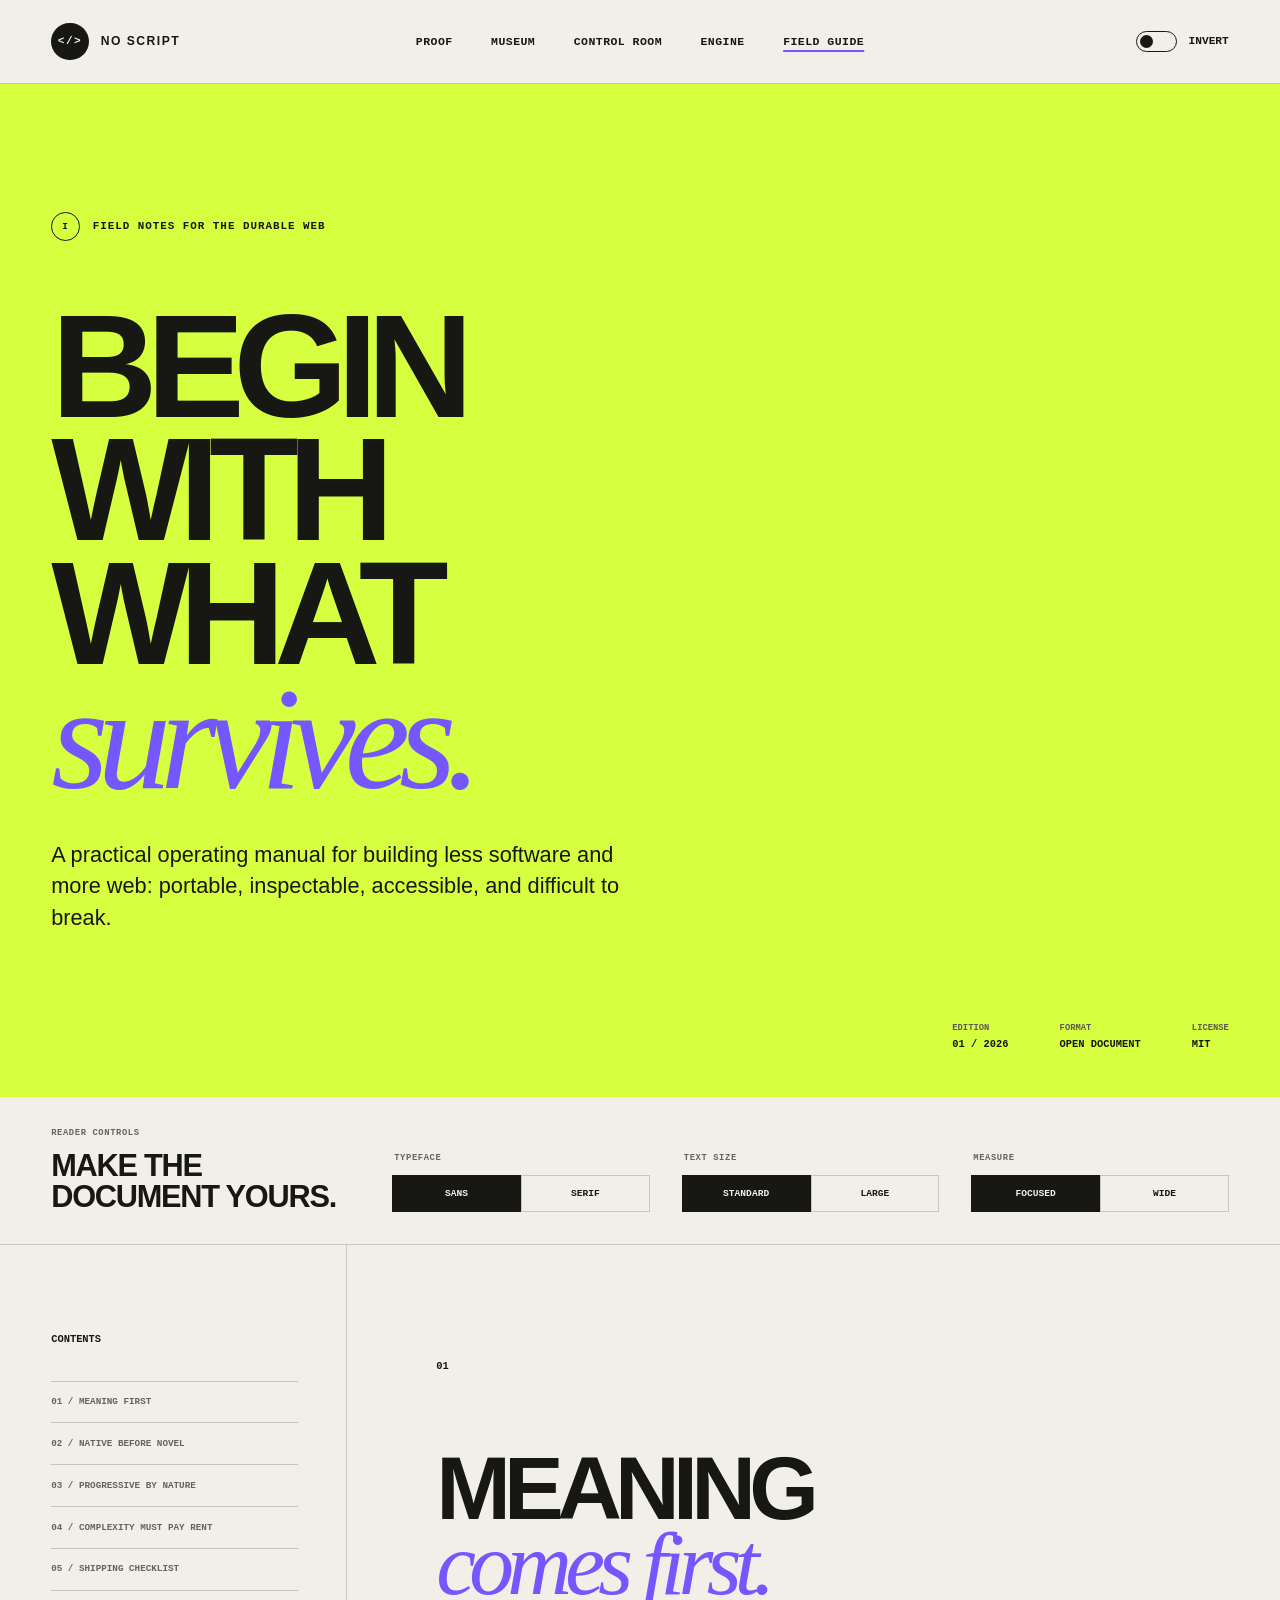
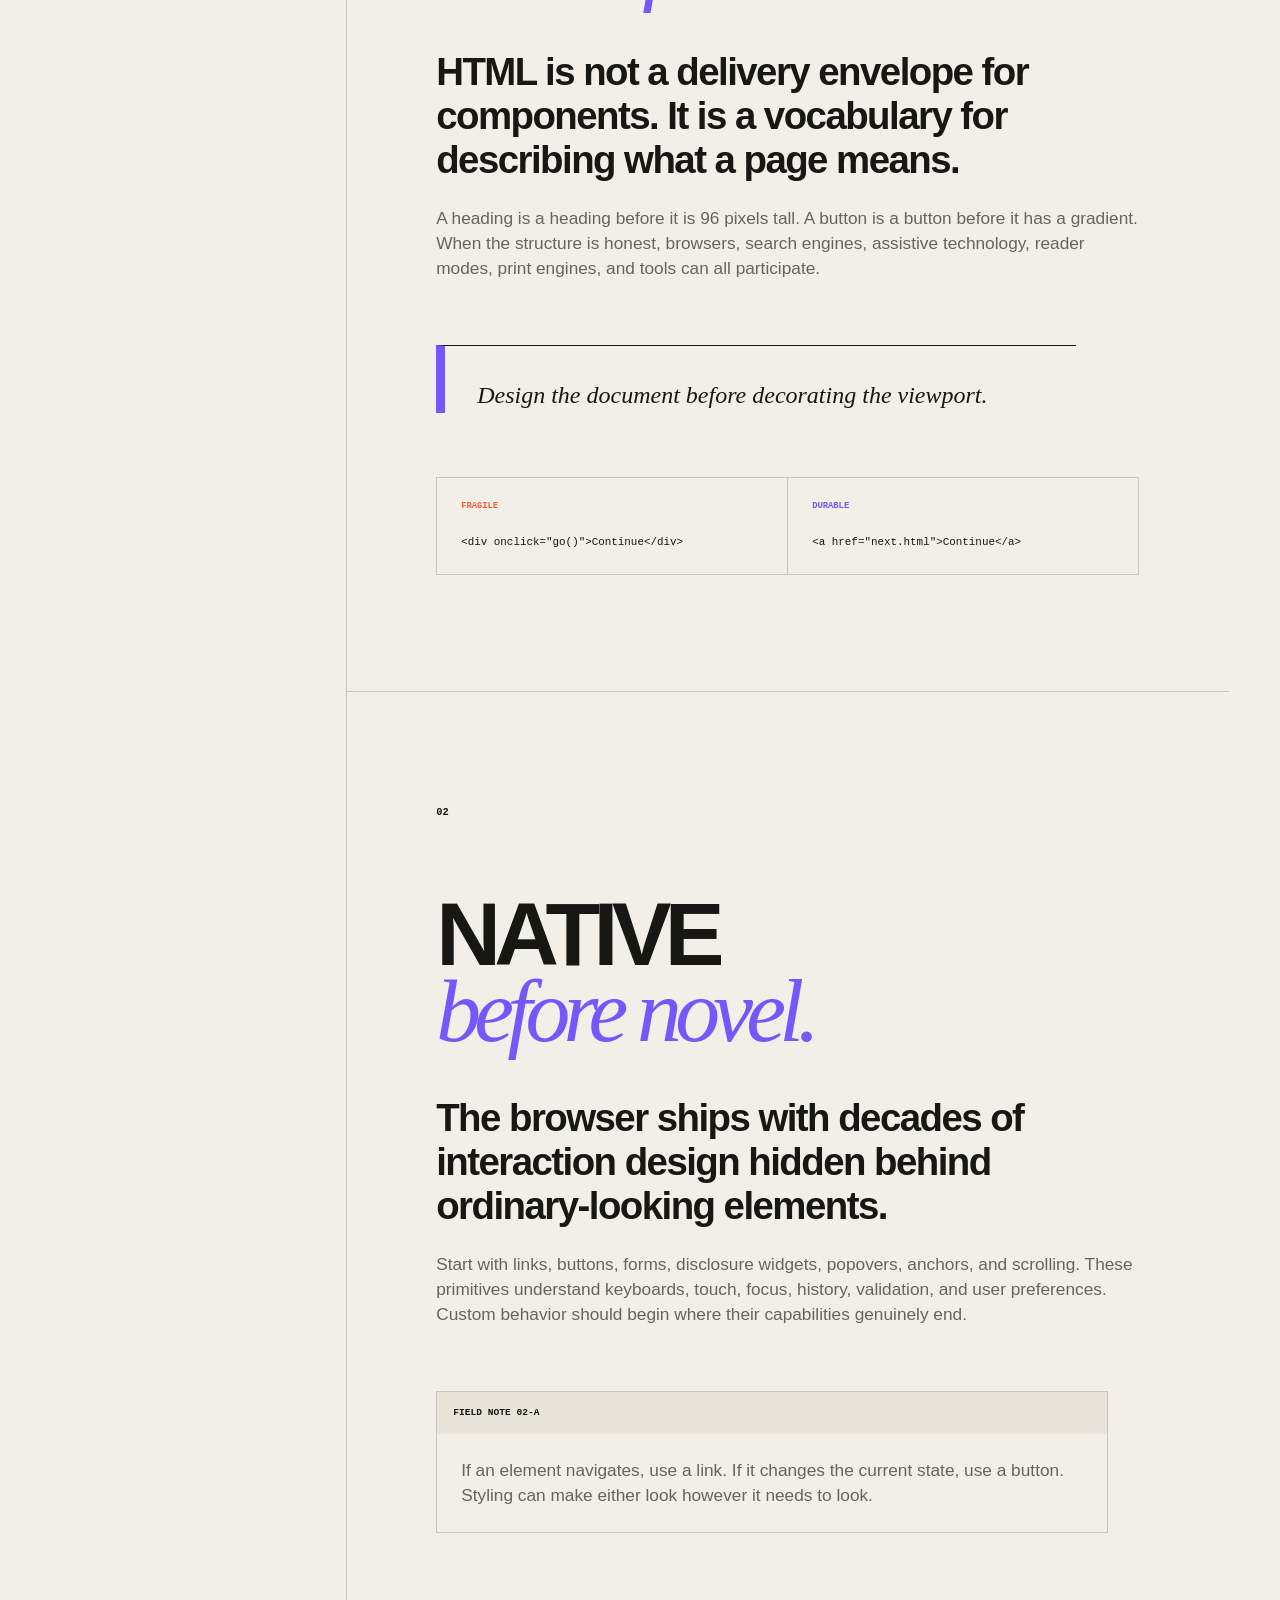
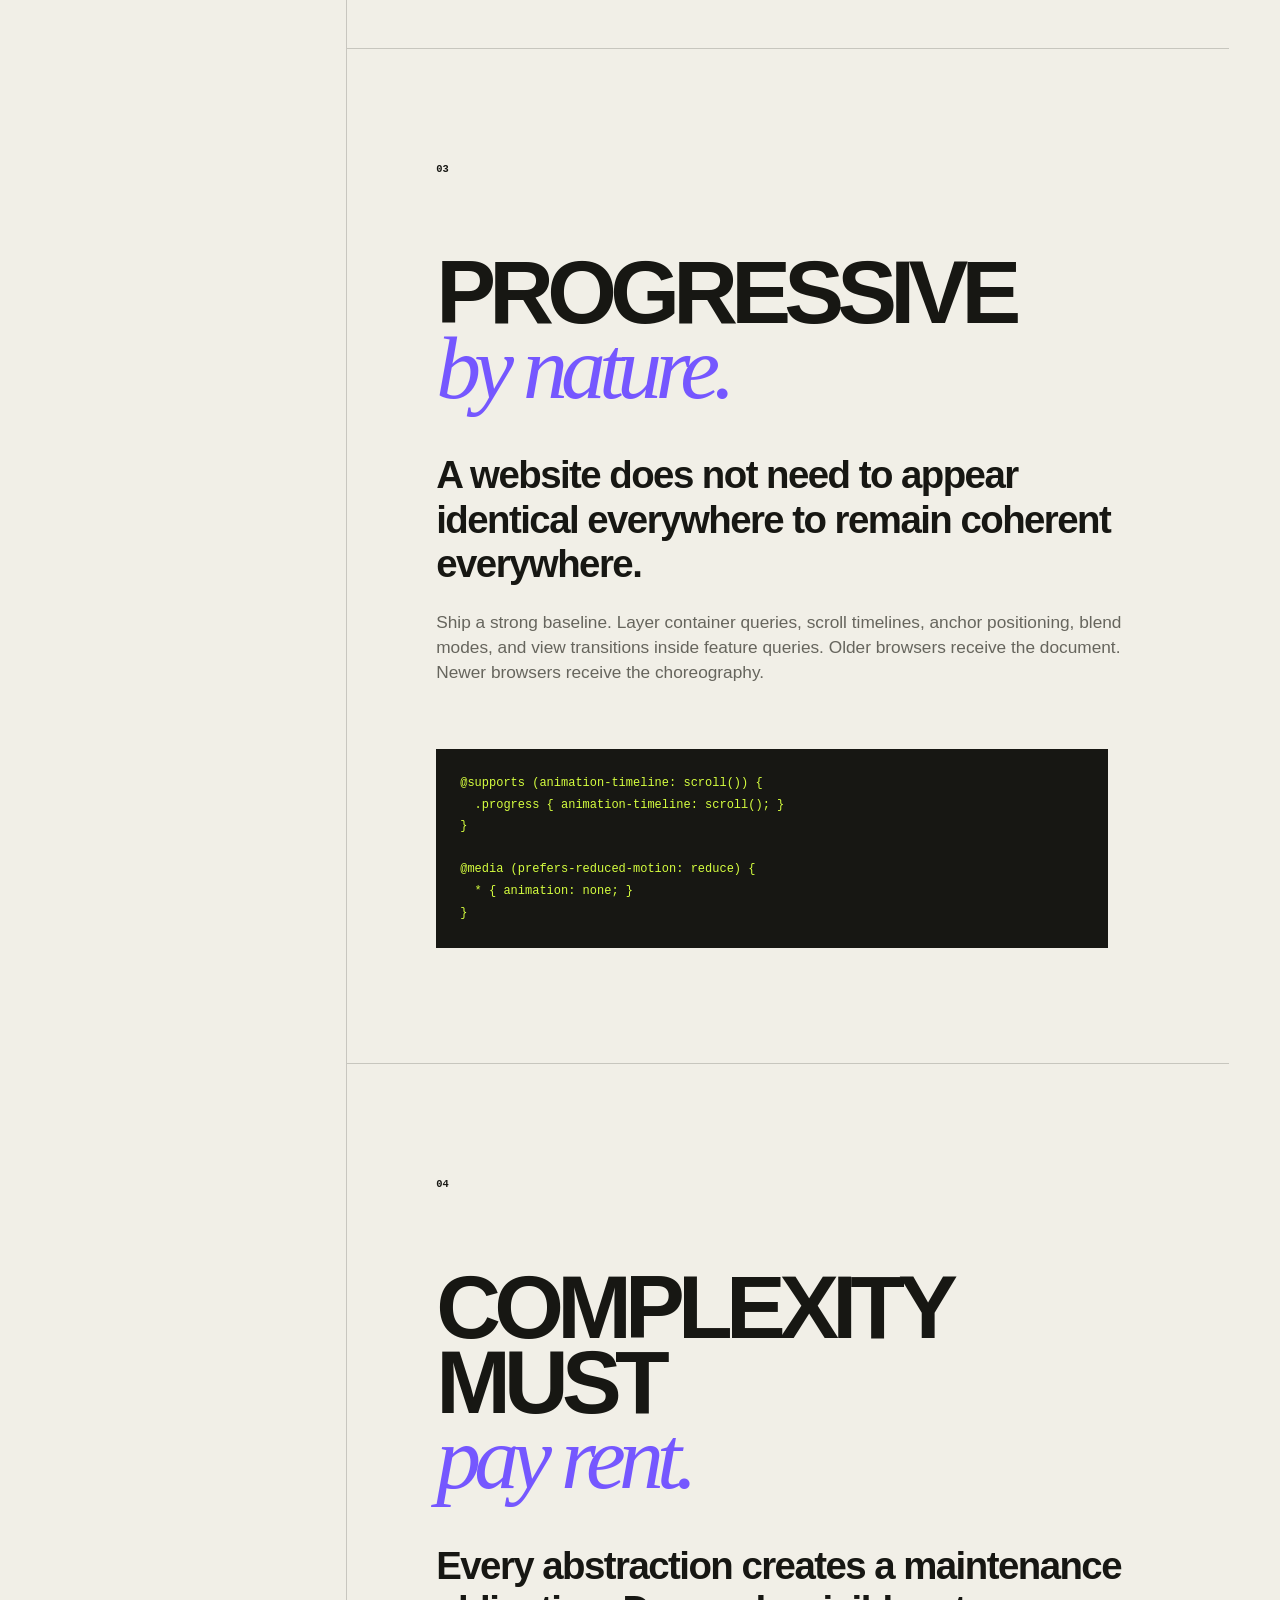
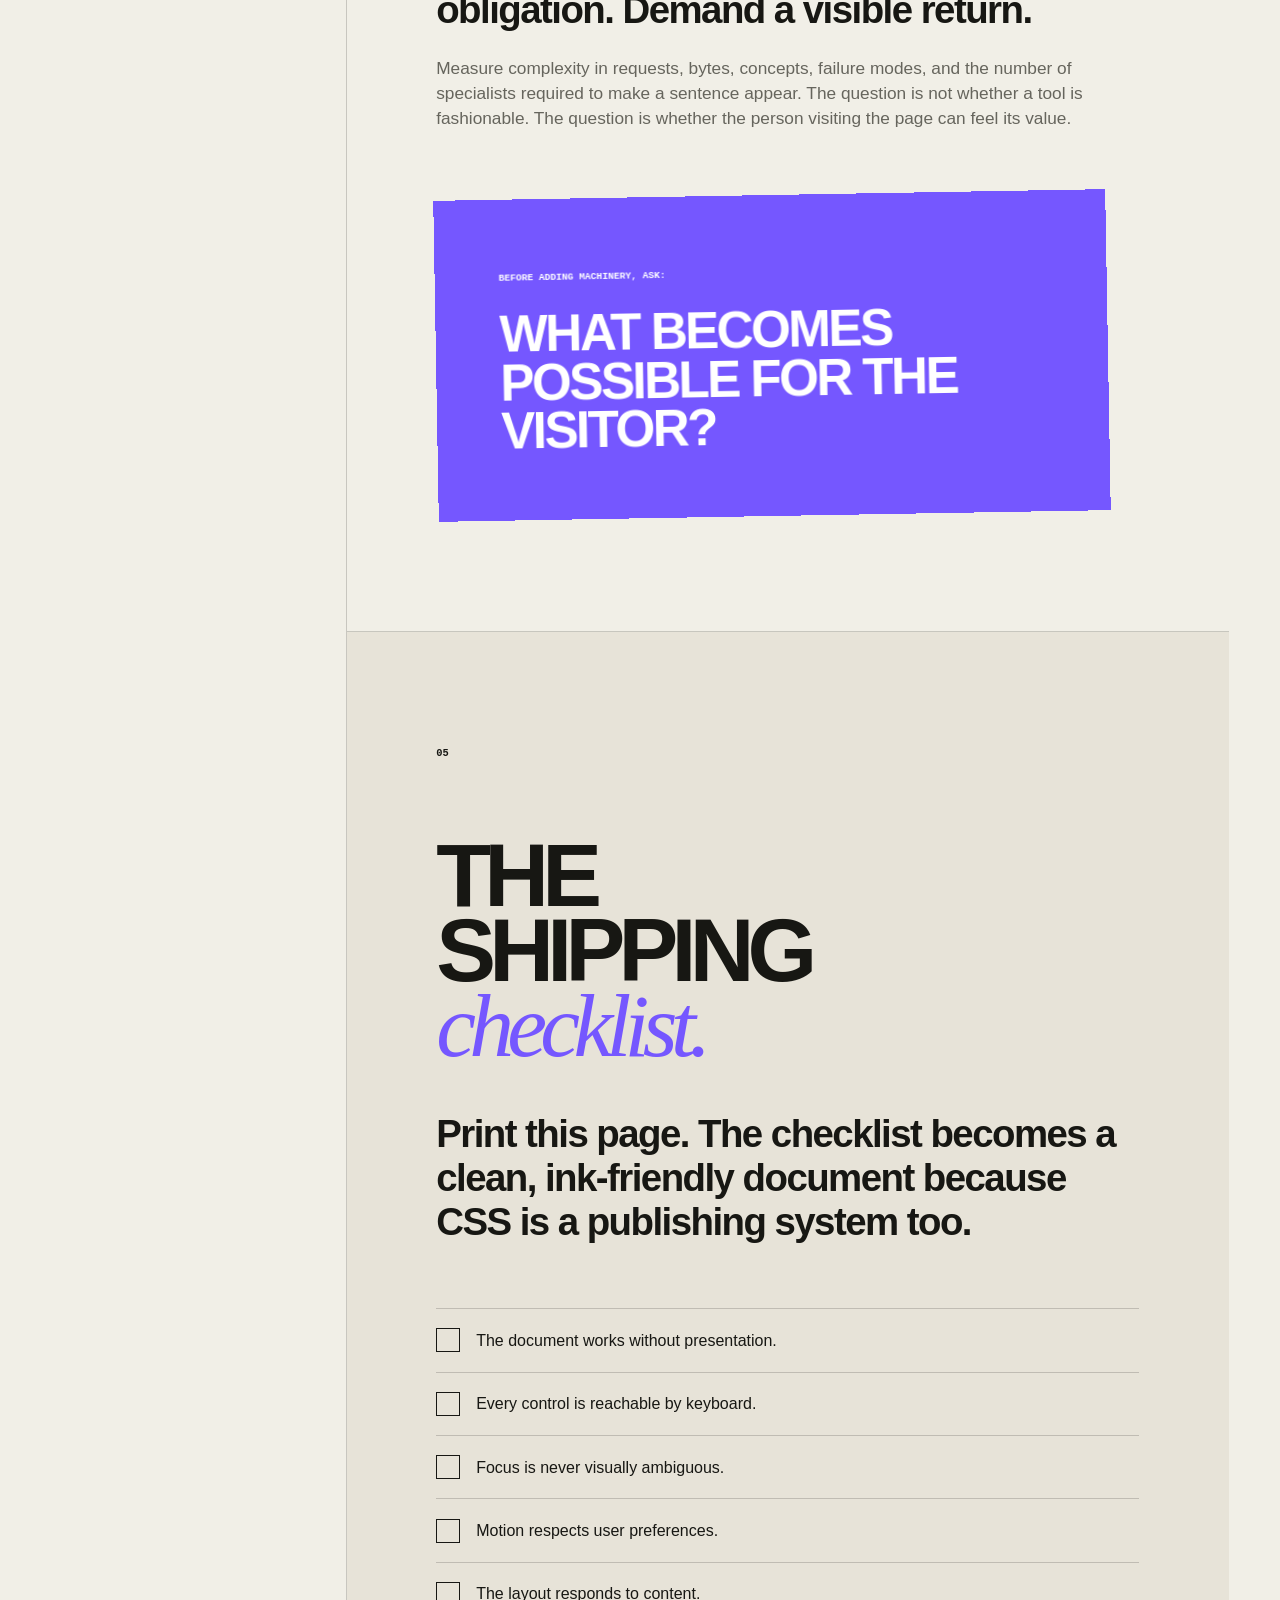
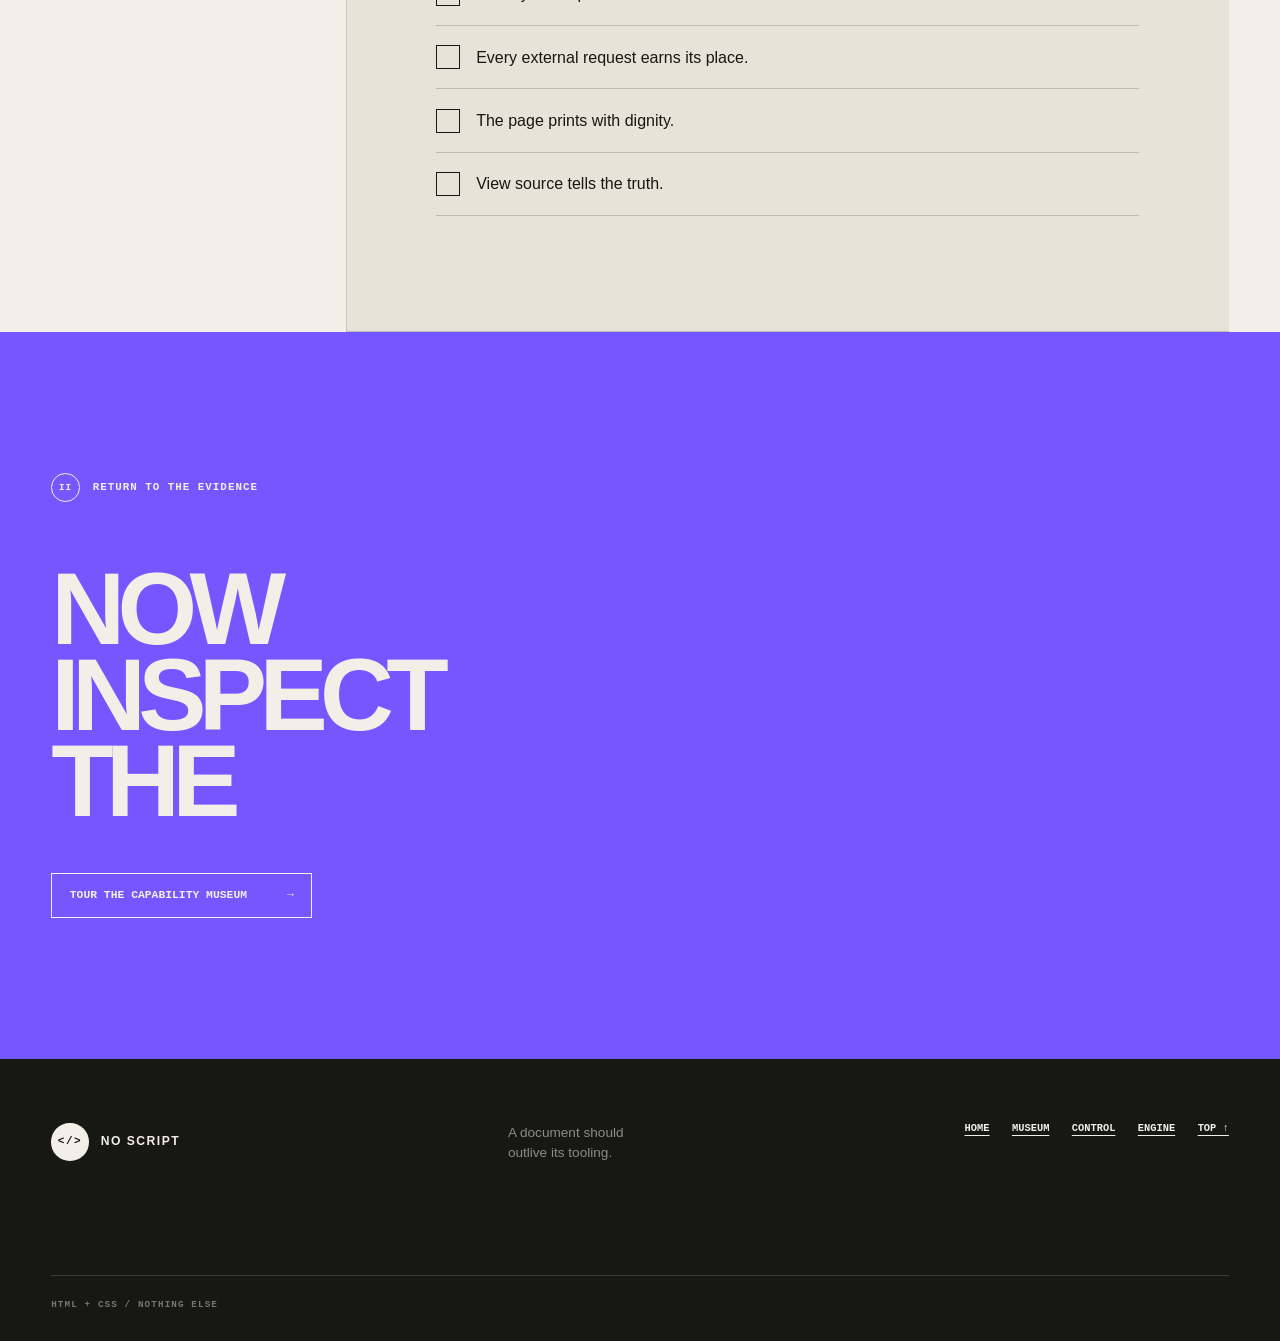
<file: principles.html>
<!doctype html>
<html lang="en">
<head>
  <meta charset="utf-8">
  <meta name="viewport" content="width=device-width, initial-scale=1">
  <meta name="description" content="A practical field guide to building durable websites from native browser primitives.">
  <meta name="theme-color" content="#d6ff3f">
  <title>The Field Guide — NO SCRIPT</title>
  <link rel="stylesheet" href="styles.css?v=2.0.0">
</head>
<body class="guide-page">
  <a class="skip-link" href="#guide-main">Skip to content</a>
  <input class="theme-toggle" type="checkbox" id="theme-toggle" aria-label="Use dark theme">

  <div class="site-shell">
    <div class="scroll-meter" aria-hidden="true"></div>
    <header class="site-header">
      <a class="wordmark" href="index.html" aria-label="No Script, home"><span class="wordmark-mark" aria-hidden="true">&lt;/&gt;</span><span>NO SCRIPT</span></a>
      <nav class="primary-nav" aria-label="Primary navigation">
        <a href="index.html#proof">Proof</a>
        <a href="museum.html">Museum</a>
        <a href="control-room.html">Control room</a>
        <a href="engine.html">Engine</a>
        <a href="principles.html" aria-current="page">Field guide</a>
      </nav>
      <details class="mobile-menu">
        <summary>Menu</summary>
        <nav aria-label="Mobile navigation">
          <a href="index.html">Home</a>
          <a href="museum.html">Museum</a>
          <a href="control-room.html">Control room</a>
          <a href="engine.html">Cascade engine</a>
          <a href="principles.html" aria-current="page">Field guide</a>
        </nav>
      </details>
      <label class="theme-switch" for="theme-toggle"><span class="switch-track" aria-hidden="true"><span></span></span><span class="switch-label">Invert</span></label>
    </header>

    <main id="guide-main">
      <section class="guide-hero" aria-labelledby="guide-title">
        <p class="eyebrow"><span>I</span> Field notes for the durable web</p>
        <h1 id="guide-title">Begin with<br>what <em>survives.</em></h1>
        <p class="lede">A practical operating manual for building less software and more web: portable, inspectable, accessible, and difficult to break.</p>
        <dl class="guide-meta"><div><dt>Edition</dt><dd>01 / 2026</dd></div><div><dt>Format</dt><dd>Open document</dd></div><div><dt>License</dt><dd>MIT</dd></div></dl>
      </section>

      <section class="reader-controls" aria-labelledby="reader-title">
        <div>
          <span class="reader-kicker">Reader controls</span>
          <h2 id="reader-title">Make the document yours.</h2>
        </div>
        <fieldset>
          <legend>Typeface</legend>
          <input type="radio" name="reader-type" id="type-sans" checked><label for="type-sans">Sans</label>
          <input type="radio" name="reader-type" id="type-serif"><label for="type-serif">Serif</label>
        </fieldset>
        <fieldset>
          <legend>Text size</legend>
          <input type="radio" name="reader-size" id="size-standard" checked><label for="size-standard">Standard</label>
          <input type="radio" name="reader-size" id="size-large"><label for="size-large">Large</label>
        </fieldset>
        <fieldset>
          <legend>Measure</legend>
          <input type="radio" name="reader-measure" id="measure-focused" checked><label for="measure-focused">Focused</label>
          <input type="radio" name="reader-measure" id="measure-wide"><label for="measure-wide">Wide</label>
        </fieldset>
      </section>

      <article class="field-guide">
        <aside class="guide-toc">
          <strong>Contents</strong>
          <nav aria-label="On this page">
            <a href="#rule-one">01 / Meaning first</a>
            <a href="#rule-two">02 / Native before novel</a>
            <a href="#rule-three">03 / Progressive by nature</a>
            <a href="#rule-four">04 / Complexity must pay rent</a>
            <a href="#checklist">05 / Shipping checklist</a>
          </nav>
        </aside>

        <div class="guide-prose">
          <section id="rule-one">
            <span class="chapter-number">01</span>
            <h2>Meaning<br><em>comes first.</em></h2>
            <p class="chapter-lead">HTML is not a delivery envelope for components. It is a vocabulary for describing what a page means.</p>
            <p>A heading is a heading before it is 96 pixels tall. A button is a button before it has a gradient. When the structure is honest, browsers, search engines, assistive technology, reader modes, print engines, and tools can all participate.</p>
            <blockquote>Design the document before decorating the viewport.</blockquote>
            <div class="comparison" aria-label="Comparison of fragile and durable markup">
              <div><span>FRAGILE</span><code>&lt;div onclick="go()"&gt;Continue&lt;/div&gt;</code></div>
              <div><span>DURABLE</span><code>&lt;a href="next.html"&gt;Continue&lt;/a&gt;</code></div>
            </div>
          </section>

          <section id="rule-two">
            <span class="chapter-number">02</span>
            <h2>Native<br><em>before novel.</em></h2>
            <p class="chapter-lead">The browser ships with decades of interaction design hidden behind ordinary-looking elements.</p>
            <p>Start with links, buttons, forms, disclosure widgets, popovers, anchors, and scrolling. These primitives understand keyboards, touch, focus, history, validation, and user preferences. Custom behavior should begin where their capabilities genuinely end.</p>
            <details class="field-note" open><summary>Field note 02-A</summary><p>If an element navigates, use a link. If it changes the current state, use a button. Styling can make either look however it needs to look.</p></details>
          </section>

          <section id="rule-three">
            <span class="chapter-number">03</span>
            <h2>Progressive<br><em>by nature.</em></h2>
            <p class="chapter-lead">A website does not need to appear identical everywhere to remain coherent everywhere.</p>
            <p>Ship a strong baseline. Layer container queries, scroll timelines, anchor positioning, blend modes, and view transitions inside feature queries. Older browsers receive the document. Newer browsers receive the choreography.</p>
            <pre class="guide-code"><code>@supports (animation-timeline: scroll()) {
  .progress { animation-timeline: scroll(); }
}

@media (prefers-reduced-motion: reduce) {
  * { animation: none; }
}</code></pre>
          </section>

          <section id="rule-four">
            <span class="chapter-number">04</span>
            <h2>Complexity must<br><em>pay rent.</em></h2>
            <p class="chapter-lead">Every abstraction creates a maintenance obligation. Demand a visible return.</p>
            <p>Measure complexity in requests, bytes, concepts, failure modes, and the number of specialists required to make a sentence appear. The question is not whether a tool is fashionable. The question is whether the person visiting the page can feel its value.</p>
            <div class="rent-test"><span>Before adding machinery, ask:</span><strong>What becomes possible for the visitor?</strong></div>
          </section>

          <section id="checklist" class="shipping-section">
            <span class="chapter-number">05</span>
            <h2>The shipping<br><em>checklist.</em></h2>
            <p class="chapter-lead">Print this page. The checklist becomes a clean, ink-friendly document because CSS is a publishing system too.</p>
            <form class="ship-list">
              <label><input type="checkbox"><span></span>The document works without presentation.</label>
              <label><input type="checkbox"><span></span>Every control is reachable by keyboard.</label>
              <label><input type="checkbox"><span></span>Focus is never visually ambiguous.</label>
              <label><input type="checkbox"><span></span>Motion respects user preferences.</label>
              <label><input type="checkbox"><span></span>The layout responds to content.</label>
              <label><input type="checkbox"><span></span>Every external request earns its place.</label>
              <label><input type="checkbox"><span></span>The page prints with dignity.</label>
              <label><input type="checkbox"><span></span>View source tells the truth.</label>
            </form>
          </section>
        </div>
      </article>

      <section class="guide-exit section-pad">
        <p class="eyebrow light"><span>II</span> Return to the evidence</p>
        <h2>Now inspect<br>the <em>exhibits.</em></h2>
        <a class="button" href="museum.html">Tour the capability museum <span aria-hidden="true">→</span></a>
      </section>
    </main>

    <footer>
      <a class="wordmark footer-mark" href="index.html"><span class="wordmark-mark" aria-hidden="true">&lt;/&gt;</span><span>NO SCRIPT</span></a>
      <p>A document should<br>outlive its tooling.</p>
      <nav class="footer-nav" aria-label="Footer navigation"><a href="index.html">Home</a><a href="museum.html">Museum</a><a href="control-room.html">Control</a><a href="engine.html">Engine</a><a href="#guide-main">Top ↑</a></nav>
      <small>HTML + CSS / NOTHING ELSE</small>
    </footer>
  </div>
</body>
</html>
</file>
<file: styles.css>
@layer reset, tokens, base, components, utilities;

@view-transition { navigation: auto; }

@property --reactor-angle {
  syntax: "<angle>";
  inherits: false;
  initial-value: 0deg;
}

::view-transition-old(root) { animation: page-out .28s ease-in both; }
::view-transition-new(root) { animation: page-in .45s cubic-bezier(.2,.8,.2,1) both; }

@keyframes page-out { to { opacity: 0; transform: translateY(-1rem); } }
@keyframes page-in { from { opacity: 0; transform: translateY(1.5rem); } }

@layer reset {
  *, *::before, *::after { box-sizing: border-box; }
  html { scroll-behavior: smooth; }
  body, h1, h2, h3, p, blockquote, dl, dd, pre { margin: 0; }
  body { min-width: 280px; }
  img, svg { display: block; max-width: 100%; }
  button, input { font: inherit; }
  fieldset { min-inline-size: 0; margin: 0; padding: 0; border: 0; }
  a { color: inherit; }
}

@layer tokens {
  :root {
    --paper: #f1efe7;
    --paper-2: #e7e3d8;
    --ink: #171713;
    --muted: #66655d;
    --acid: #d6ff3f;
    --violet: #7557ff;
    --orange: #ff5b35;
    --line: color-mix(in srgb, var(--ink) 19%, transparent);
    --max: 1440px;
    --pad: clamp(1.25rem, 4vw, 4.5rem);
    --display: "Arial Narrow", "Helvetica Neue", Helvetica, Arial, sans-serif;
    --mono: "SFMono-Regular", Consolas, "Liberation Mono", monospace;
  }

  .theme-toggle:checked ~ .site-shell {
    --paper: #141411;
    --paper-2: #20201b;
    --ink: #f2f0e8;
    --muted: #aaa99f;
    --line: color-mix(in srgb, var(--ink) 21%, transparent);
  }
}

@layer base {
  html { background: #141411; }
  body {
    background: var(--paper);
    color: var(--ink);
    font-family: var(--display);
    line-height: 1.45;
  }

  ::selection { background: var(--violet); color: white; }
  :focus-visible { outline: 3px solid var(--violet); outline-offset: 4px; }
  .theme-toggle { position: fixed; inline-size: 1px; block-size: 1px; opacity: 0; }
  .site-shell { background: var(--paper); color: var(--ink); overflow: clip; transition: background .4s, color .4s; }

  h1, h2, .stat-value {
    font-weight: 800;
    letter-spacing: -.075em;
    line-height: .84;
    text-transform: uppercase;
  }
  h1 { font-size: clamp(4rem, 11.5vw, 10.75rem); }
  h2 { font-size: clamp(3.3rem, 8vw, 8.5rem); }
  h1 em, h2 em { color: var(--violet); font-family: Georgia, serif; font-weight: 400; text-transform: none; }
  p { color: var(--muted); }
  section { scroll-margin-top: 5rem; }
  code, kbd, pre { font-family: var(--mono); }
}

@layer components {
  .skip-link { position: fixed; top: .75rem; left: .75rem; z-index: 100; padding: .8rem 1rem; background: var(--acid); color: #171713; font: 700 .7rem/1 var(--mono); text-transform: uppercase; transform: translateY(-160%); transition: transform .2s; }
  .skip-link:focus { transform: none; }

  .scroll-meter {
    position: fixed; inset: 0 auto auto 0; z-index: 50;
    inline-size: 100%; block-size: 4px;
    background: var(--violet); transform-origin: left; transform: scaleX(0);
  }

  @supports (animation-timeline: scroll()) {
    .scroll-meter { animation: scroll-progress linear both; animation-timeline: scroll(); }
    @keyframes scroll-progress { to { transform: scaleX(1); } }
  }

  .site-header {
    position: relative; z-index: 20;
    display: grid; grid-template-columns: 1fr auto 1fr; align-items: center;
    min-height: 5.25rem; padding-inline: var(--pad); border-bottom: 1px solid var(--line);
    view-transition-name: site-header;
  }
  .wordmark { display: inline-flex; align-items: center; gap: .75rem; width: fit-content; font-size: .76rem; font-weight: 800; letter-spacing: .12em; text-decoration: none; }
  .wordmark-mark { display: grid; place-items: center; inline-size: 2.35rem; aspect-ratio: 1; background: var(--ink); color: var(--paper); font: 700 .69rem/1 var(--mono); border-radius: 50%; }
  .primary-nav { display: flex; gap: clamp(1rem, 3vw, 3rem); }
  .primary-nav a, .text-link, .back-top { font: 600 .72rem/1 var(--mono); letter-spacing: .04em; text-transform: uppercase; text-decoration-thickness: 1px; text-underline-offset: .4em; }
  .primary-nav a { text-decoration: none; }
  .primary-nav a:hover { text-decoration: underline; }
  .primary-nav a[aria-current="page"] { text-decoration: underline; text-decoration-color: var(--violet); text-decoration-thickness: 2px; }
  .mobile-menu { position: relative; display: none; border: 0; }
  .mobile-menu summary { display: block; padding: .7rem .8rem; border: 1px solid var(--line); font: 700 .6rem/1 var(--mono); text-transform: uppercase; }
  .mobile-menu nav { position: absolute; top: calc(100% + .8rem); right: 0; z-index: 40; display: grid; min-width: 13rem; padding: .5rem; border: 1px solid var(--ink); background: var(--paper); box-shadow: .6rem .6rem 0 var(--violet); }
  .mobile-menu nav a { padding: .85rem; border-bottom: 1px solid var(--line); font: 700 .65rem/1 var(--mono); text-decoration: none; text-transform: uppercase; }
  .mobile-menu nav a:last-child { border-bottom: 0; }
  .mobile-menu nav a[aria-current="page"] { background: var(--acid); color: #171713; }
  .theme-switch { justify-self: end; display: flex; align-items: center; gap: .7rem; cursor: pointer; font: 600 .7rem/1 var(--mono); text-transform: uppercase; }
  .switch-track { display: flex; align-items: center; inline-size: 2.6rem; block-size: 1.35rem; padding: .18rem; border: 1px solid var(--ink); border-radius: 2rem; }
  .switch-track span { display: block; inline-size: .82rem; aspect-ratio: 1; border-radius: 50%; background: var(--ink); transition: transform .35s cubic-bezier(.2,.8,.2,1); }
  .theme-toggle:checked ~ .site-shell .switch-track span { transform: translateX(1.18rem); }
  .theme-toggle:focus-visible ~ .site-shell .theme-switch { outline: 3px solid var(--violet); outline-offset: 4px; }

  .hero {
    position: relative; display: grid; grid-template-columns: minmax(0, 1.15fr) minmax(25rem, .85fr);
    min-height: min(51rem, calc(100svh - 5.25rem)); padding: clamp(4rem, 7vw, 7.5rem) var(--pad) 6.5rem;
    border-bottom: 1px solid var(--line); isolation: isolate;
  }
  .hero-copy { position: relative; z-index: 2; align-self: center; }
  .eyebrow { display: flex; align-items: center; gap: .8rem; margin-bottom: clamp(2.5rem, 5vw, 5rem); color: var(--ink); font: 700 .68rem/1 var(--mono); letter-spacing: .09em; text-transform: uppercase; }
  .eyebrow span { display: grid; place-items: center; inline-size: 1.8rem; aspect-ratio: 1; border: 1px solid currentColor; border-radius: 50%; font-size: .58rem; }
  .eyebrow.light { color: #f1efe7; }
  .hero h1 { max-width: 8ch; }
  .lede { max-width: 38rem; margin: 2.4rem 0 2.25rem; font-size: clamp(1.05rem, 1.7vw, 1.4rem); line-height: 1.45; }
  .hero-actions { display: flex; align-items: center; gap: 2rem; flex-wrap: wrap; }
  .button { display: inline-flex; align-items: center; justify-content: space-between; gap: 2.5rem; min-width: 13rem; padding: 1rem 1.1rem; border: 1px solid var(--ink); font: 700 .71rem/1 var(--mono); text-decoration: none; text-transform: uppercase; transition: transform .2s, box-shadow .2s; }
  .button-solid { background: var(--ink); color: var(--paper); }
  .button:hover { transform: translate(-4px,-4px); box-shadow: 4px 4px 0 var(--violet); }

  .hero-art { position: relative; align-self: center; justify-self: center; width: min(37vw, 33rem); aspect-ratio: 1; }
  .core { position: absolute; inset: 28%; z-index: 3; display: grid; place-content: center; background: var(--acid); color: #171713; border-radius: 50%; box-shadow: 0 0 0 1px #171713; text-align: center; animation: breathe 4s ease-in-out infinite; }
  .core span:first-child { font-size: clamp(4rem, 7vw, 7rem); font-weight: 900; letter-spacing: -.1em; line-height: .65; }
  .core span:nth-child(2) { margin-left: 2.8rem; font: 700 1rem/1 var(--mono); }
  .core small { margin-top: .6rem; font: 700 .6rem/1 var(--mono); letter-spacing: .2em; }
  .orbit { position: absolute; inset: 8%; border: 1px solid var(--ink); border-radius: 50%; animation: spin 16s linear infinite; }
  .orbit::before { content: ""; position: absolute; top: 8%; left: 15%; inline-size: 1rem; aspect-ratio: 1; border: 1px solid var(--ink); background: var(--violet); border-radius: 50%; }
  .orbit-two { inset: 1% 12%; transform: rotate(60deg); animation-direction: reverse; animation-duration: 23s; }
  .orbit-two::before { background: var(--orange); inline-size: 1.5rem; }
  .orbit-three { inset: 12% 1%; transform: rotate(115deg); animation-duration: 31s; }
  .orbit-three::before { background: var(--paper); }
  .coordinate { position: absolute; font: 600 .58rem/1 var(--mono); letter-spacing: .08em; }
  .coordinate-a { top: 4%; right: 0; }
  .coordinate-b { bottom: 4%; left: 0; writing-mode: vertical-rl; }
  .spark { position: absolute; display: block; inline-size: .55rem; aspect-ratio: 1; background: var(--ink); }
  .spark-a { top: 14%; left: 8%; } .spark-b { right: 3%; bottom: 25%; border-radius: 50%; } .spark-c { bottom: 3%; left: 45%; transform: rotate(45deg); }
  .hero-index { position: absolute; right: var(--pad); bottom: 1.5rem; display: flex; gap: 1rem; color: var(--muted); font: 600 .6rem/1 var(--mono); }
  .hero-index span:last-child { color: var(--violet); }

  @keyframes spin { to { rotate: 1turn; } }
  @keyframes breathe { 50% { scale: 1.035; } }

  .marquee { overflow: hidden; background: var(--ink); color: var(--paper); border-bottom: 1px solid var(--ink); }
  .marquee div { display: flex; align-items: center; width: max-content; padding-block: 1rem; animation: marquee 28s linear infinite; }
  .marquee span { font: 800 .72rem/1 var(--mono); letter-spacing: .09em; }
  .marquee i { margin-inline: 2rem; color: var(--acid); font-style: normal; }
  @keyframes marquee { to { transform: translateX(-50%); } }

  .section-pad { padding: clamp(6rem, 11vw, 11rem) var(--pad); }
  .section-heading { display: grid; grid-template-columns: 1fr 2fr; column-gap: 4rem; }
  .section-heading .eyebrow { grid-row: 1 / span 2; }
  .section-heading h2 { max-width: 11ch; }
  .section-heading > p:last-child { max-width: 34rem; margin-top: 2rem; font-size: 1.1rem; }

  .stat-grid { display: grid; grid-template-columns: repeat(3, 1fr); margin-top: 6rem; border-top: 1px solid var(--line); border-left: 1px solid var(--line); }
  .stat-card { position: relative; min-height: 32rem; padding: 2rem; border-right: 1px solid var(--line); border-bottom: 1px solid var(--line); overflow: hidden; }
  .stat-featured { background: var(--violet); color: white; }
  .stat-featured p { color: color-mix(in srgb, white 70%, transparent); }
  .card-number { font: 600 .65rem/1 var(--mono); }
  .stat-value { margin: 4rem 0 1rem; font-size: clamp(5rem, 8vw, 9rem); }
  .stat-value small { margin-left: .4rem; font: 700 .7rem/1 var(--mono); letter-spacing: 0; }
  .stat-card h3 { font-size: 1.2rem; text-transform: uppercase; }
  .stat-card p { max-width: 24rem; margin-top: .8rem; }
  .signal { position: absolute; inset: auto 2rem 2rem; display: flex; height: 5rem; align-items: end; gap: .35rem; }
  .signal i { flex: 1; background: var(--acid); transform-origin: bottom; animation: signal 1.8s ease-in-out infinite alternate; }
  .signal i:nth-child(1) { height: 20%; } .signal i:nth-child(2) { height: 70%; animation-delay: -.5s; } .signal i:nth-child(3) { height: 40%; animation-delay: -.9s; } .signal i:nth-child(4) { height: 90%; animation-delay: -.2s; } .signal i:nth-child(5) { height: 50%; animation-delay: -.7s; } .signal i:nth-child(6) { height: 100%; animation-delay: -1s; } .signal i:nth-child(7) { height: 35%; animation-delay: -.4s; } .signal i:nth-child(8) { height: 65%; animation-delay: -.8s; }
  @keyframes signal { to { scale: 1 .3; opacity: .5; } }
  .file-stack { position: absolute; right: -1rem; bottom: 2rem; left: 2rem; height: 6rem; }
  .file-stack span { position: absolute; display: block; width: 82%; padding: 1rem; border: 1px solid var(--ink); background: var(--acid); color: #171713; font: 700 .68rem/1 var(--mono); transform: rotate(-3deg); }
  .file-stack span:last-child { right: 0; bottom: 0; background: var(--orange); transform: rotate(2deg); }
  .scale-line { position: absolute; right: 2rem; bottom: 3rem; left: 2rem; height: 3rem; border-bottom: 1px solid var(--ink); }
  .scale-line span { position: absolute; bottom: -.3rem; width: 65%; height: .6rem; background: var(--violet); }
  .scale-line i { position: absolute; bottom: -.35rem; width: .7rem; aspect-ratio: 1; border-radius: 50%; background: var(--ink); }
  .scale-line i:nth-of-type(1) { left: 20%; } .scale-line i:nth-of-type(2) { left: 55%; } .scale-line i:nth-of-type(3) { right: 0; }

  .lab { display: grid; grid-template-columns: minmax(18rem, .7fr) minmax(35rem, 1.3fr); gap: clamp(3rem, 8vw, 8rem); background: #171713; color: #f1efe7; }
  .lab-intro { align-self: center; }
  .lab-intro h2 { color: #f1efe7; }
  .lab-intro p:last-child { max-width: 32rem; margin-top: 2rem; color: #a9a89e; font-size: 1.05rem; }
  .css-machine { position: relative; align-self: center; border: 1px solid #55554e; container-type: inline-size; }
  .css-machine > legend { position: absolute; inline-size: 1px; block-size: 1px; overflow: hidden; clip-path: inset(50%); }
  .css-machine > input { position: absolute; opacity: 0; pointer-events: none; }
  .machine-toolbar { display: flex; justify-content: space-between; align-items: center; min-height: 4rem; padding: .7rem 1rem; border-bottom: 1px solid #55554e; font: 600 .62rem/1 var(--mono); }
  .machine-tabs { display: flex; gap: .3rem; }
  .machine-tabs label { padding: .65rem .85rem; border: 1px solid #55554e; cursor: pointer; transition: background .2s, color .2s; }
  #mode-orbit:checked ~ .machine-toolbar label[for="mode-orbit"], #mode-bloom:checked ~ .machine-toolbar label[for="mode-bloom"], #mode-grid:checked ~ .machine-toolbar label[for="mode-grid"] { background: var(--acid); color: #171713; border-color: var(--acid); }
  #mode-orbit:focus-visible ~ .machine-toolbar label[for="mode-orbit"], #mode-bloom:focus-visible ~ .machine-toolbar label[for="mode-bloom"], #mode-grid:focus-visible ~ .machine-toolbar label[for="mode-grid"] { outline: 3px solid var(--violet); outline-offset: 3px; }
  .machine-controls { display: flex; justify-content: space-between; gap: 1rem; padding: .85rem 1rem; border-bottom: 1px solid #55554e; }
  .control-cluster { display: flex; align-items: center; gap: .45rem; font: 600 .58rem/1 var(--mono); text-transform: uppercase; }
  .control-cluster > span { margin-right: .35rem; color: #888880; }
  .control-cluster label { display: flex; align-items: center; gap: .35rem; padding: .5rem .6rem; border: 1px solid #55554e; cursor: pointer; }
  .swatch { display: block; inline-size: .55rem; aspect-ratio: 1; border-radius: 50%; background: var(--acid); }
  .swatch-heat { background: var(--orange); }
  .swatch-ice { background: #45e5ff; }
  #palette-acid:checked ~ .machine-controls label[for="palette-acid"], #palette-heat:checked ~ .machine-controls label[for="palette-heat"], #palette-ice:checked ~ .machine-controls label[for="palette-ice"], #dense-mode:checked ~ .machine-controls label[for="dense-mode"], #pause-motion:checked ~ .machine-controls label[for="pause-motion"] { background: #f1efe7; color: #171713; border-color: #f1efe7; }
  #palette-acid:focus-visible ~ .machine-controls label[for="palette-acid"], #palette-heat:focus-visible ~ .machine-controls label[for="palette-heat"], #palette-ice:focus-visible ~ .machine-controls label[for="palette-ice"], #dense-mode:focus-visible ~ .machine-controls label[for="dense-mode"], #pause-motion:focus-visible ~ .machine-controls label[for="pause-motion"] { outline: 3px solid var(--violet); outline-offset: 3px; }
  .machine-canvas { --lab-a: var(--violet); --lab-b: var(--acid); --lab-c: var(--orange); position: relative; min-height: min(38rem, 70vw); overflow: hidden; background: #20201d; isolation: isolate; }
  #palette-heat:checked ~ .machine-canvas { --lab-a: #ff4d2e; --lab-b: #ffcb3f; --lab-c: #ff1877; }
  #palette-ice:checked ~ .machine-canvas { --lab-a: #42dcff; --lab-b: #d9fbff; --lab-c: #3155ff; }
  .mesh { position: absolute; inset: 0; z-index: -1; opacity: .25; background-image: linear-gradient(#777 1px, transparent 1px), linear-gradient(90deg, #777 1px, transparent 1px); background-size: 2rem 2rem; mask-image: linear-gradient(to bottom, black, transparent); }
  .shape { position: absolute; background: var(--lab-a); border: 1px solid #f1efe7; transition: all 1s cubic-bezier(.65,0,.2,1); }
  .shape-a { width: 42%; aspect-ratio: 1; left: 28%; top: 17%; border-radius: 50%; }
  .shape-b { width: 18%; aspect-ratio: 1; left: 13%; top: 12%; border-radius: 50%; background: var(--lab-b); mix-blend-mode: difference; }
  .shape-c { width: 28%; aspect-ratio: 1; right: 12%; bottom: 9%; border-radius: 50%; background: var(--lab-c); mix-blend-mode: screen; }
  .shape-d { width: 60%; height: 1px; left: 20%; top: 50%; background: #f1efe7; transform: rotate(-24deg); }
  .mode-name { position: absolute; left: 1.4rem; bottom: 1.3rem; color: #f1efe7; font-size: clamp(2.4rem, 8cqi, 5.8rem); font-weight: 900; letter-spacing: -.07em; line-height: .79; opacity: 0; transform: translateY(1rem); transition: opacity .5s .4s, transform .5s .4s; }
  .machine-note { position: absolute; top: 1rem; right: 1rem; color: #aaa; font: 500 .52rem/1 var(--mono); writing-mode: vertical-rl; }
  #mode-orbit:checked ~ .machine-canvas .mode-name-orbit, #mode-bloom:checked ~ .machine-canvas .mode-name-bloom, #mode-grid:checked ~ .machine-canvas .mode-name-grid { opacity: 1; transform: none; }
  #mode-orbit:checked ~ .machine-canvas .shape-a { animation: machine-orbit 8s linear infinite; }
  @keyframes machine-orbit { to { rotate: 1turn; border-radius: 42% 58% 61% 39%; } }
  #mode-bloom:checked ~ .machine-canvas .shape-a { width: 52%; left: 24%; top: 20%; border-radius: 8% 70% 8% 70%; rotate: 45deg; background: var(--lab-c); }
  #mode-bloom:checked ~ .machine-canvas .shape-b { width: 32%; left: 18%; top: 17%; border-radius: 70% 8%; rotate: -15deg; }
  #mode-bloom:checked ~ .machine-canvas .shape-c { width: 35%; right: 13%; bottom: 13%; border-radius: 70% 8%; rotate: 20deg; background: var(--lab-a); }
  #mode-bloom:checked ~ .machine-canvas .shape-d { height: 65%; width: 1px; top: 18%; left: 50%; rotate: 0deg; }
  #mode-grid:checked ~ .machine-canvas .shape { border-radius: 0; mix-blend-mode: normal; }
  #mode-grid:checked ~ .machine-canvas .shape-a { width: 46%; height: 32%; left: 9%; top: 13%; background: var(--lab-b); }
  #mode-grid:checked ~ .machine-canvas .shape-b { width: 28%; height: 48%; left: 61%; top: 13%; background: var(--lab-a); }
  #mode-grid:checked ~ .machine-canvas .shape-c { width: 25%; height: 25%; right: 45%; bottom: 12%; background: var(--lab-c); rotate: 45deg; }
  #mode-grid:checked ~ .machine-canvas .shape-d { width: 82%; height: 1px; left: 9%; top: 56%; rotate: 0deg; }
  #dense-mode:checked ~ .machine-canvas .mesh { opacity: .7; background-size: .65rem .65rem; }
  #dense-mode:checked ~ .machine-canvas .shape { box-shadow: .8rem .8rem 0 color-mix(in srgb, var(--lab-b) 70%, transparent), 1.6rem 1.6rem 0 color-mix(in srgb, var(--lab-c) 45%, transparent); }
  #pause-motion:checked ~ .machine-canvas *, #pause-motion:checked ~ .machine-canvas { animation-play-state: paused !important; }

  .manifesto { background: var(--acid); color: #171713; }
  .manifesto .eyebrow, .manifesto p { color: #171713; }
  .manifesto-layout { display: grid; grid-template-columns: 1.2fr .8fr; gap: clamp(4rem, 10vw, 10rem); align-items: start; }
  .manifesto h2 { position: sticky; top: 4rem; color: #171713; }
  .manifesto h2 em { color: var(--violet); }
  .strike { position: relative; }
  .strike::after { content: ""; position: absolute; left: -.05em; right: -.05em; top: 52%; height: .08em; background: var(--orange); transform: rotate(-5deg); }
  .manifesto-copy { padding-top: 1rem; }
  .manifesto-copy p { margin-bottom: 1.5rem; font-size: 1.08rem; }
  .manifesto-copy .manifesto-lead { font-size: clamp(1.7rem, 3vw, 2.7rem); font-weight: 700; letter-spacing: -.04em; line-height: 1.1; }
  blockquote { margin-top: 4rem; padding: 2rem 0 0 2rem; border-top: 1px solid #171713; border-left: .6rem solid var(--violet); font-family: Georgia, serif; font-size: 1.5rem; font-style: italic; }

  .section-heading.compact { margin-bottom: 5rem; }
  .accordion { border-top: 1px solid var(--line); }
  details { border-bottom: 1px solid var(--line); }
  summary { display: grid; grid-template-columns: 4rem 1fr 2rem; gap: 1rem; align-items: center; padding: 2rem 0; cursor: pointer; list-style: none; }
  summary::-webkit-details-marker { display: none; }
  summary span { font: 600 .65rem/1 var(--mono); }
  summary strong { font-size: clamp(1.35rem, 3vw, 2.3rem); letter-spacing: -.04em; text-transform: uppercase; }
  summary i { position: relative; display: block; inline-size: 1.5rem; aspect-ratio: 1; }
  summary i::before, summary i::after { content: ""; position: absolute; inset: 50% 0 auto; height: 1px; background: var(--ink); transition: transform .3s; }
  summary i::after { transform: rotate(90deg); }
  details[open] summary i::after { transform: rotate(0deg); }
  .detail-body { display: grid; grid-template-columns: 1fr auto; gap: 2rem; padding: 0 3rem 2.5rem 5rem; }
  .detail-body p { max-width: 42rem; font-size: 1.05rem; }
  .detail-body code { align-self: start; padding: .65rem .8rem; background: var(--paper-2); color: var(--violet); font: 600 .68rem/1 var(--mono); }

  .receipt { border-top: 1px solid var(--line); }
  .receipt-grid { display: grid; grid-template-columns: repeat(4, 1fr); margin-top: 4rem; border-top: 1px solid var(--line); border-left: 1px solid var(--line); }
  .receipt-grid div { min-height: 14rem; padding: 1.5rem; border-right: 1px solid var(--line); border-bottom: 1px solid var(--line); }
  .receipt-grid dt { font: 600 .64rem/1 var(--mono); letter-spacing: .07em; text-transform: uppercase; }
  .receipt-grid dd { margin-block: 2rem .8rem; font-size: clamp(2.8rem, 5vw, 5rem); font-weight: 900; letter-spacing: -.07em; line-height: .8; }
  .receipt-grid small, .receipt-note { color: var(--muted); font: .62rem/1.5 var(--mono); }
  .receipt-note { margin-top: 1rem; text-align: right; }

  .contact { position: relative; display: grid; grid-template-columns: .8fr 1.2fr; gap: clamp(3rem, 10vw, 10rem); background: var(--violet); color: white; }
  .contact h2 { color: white; }
  .contact > div:first-child > p:last-child { max-width: 28rem; margin-top: 1.5rem; color: #d4ccff; }
  .contact form { align-self: end; }
  .contact label { display: block; margin-bottom: .8rem; font: 700 .66rem/1 var(--mono); letter-spacing: .08em; text-transform: uppercase; }
  .email-field { display: flex; border-bottom: 2px solid white; }
  .email-field input { flex: 1; min-width: 0; padding: 1rem 0; border: 0; outline: 0; background: transparent; color: white; font-size: clamp(1.1rem, 2.2vw, 1.8rem); }
  .email-field input::placeholder { color: #bcb1f4; }
  .email-field input:invalid:not(:placeholder-shown) { color: var(--acid); }
  .email-field button { border: 0; background: transparent; color: white; cursor: pointer; font: 700 .7rem/1 var(--mono); text-transform: uppercase; }
  .form-note { margin-top: .8rem; color: #c8bfff; font: .6rem/1.4 var(--mono); }
  .sent-message { position: absolute; right: var(--pad); bottom: 2rem; display: none; padding: .8rem 1rem; background: var(--acid); color: #171713; font: .7rem/1.3 var(--mono); }
  .sent-message:target { display: block; animation: arrive .35s ease-out; }
  @keyframes arrive { from { translate: 0 1rem; opacity: 0; } }

  footer { display: grid; grid-template-columns: 1fr 1fr auto; gap: 2rem; align-items: start; padding: 4rem var(--pad) 2rem; background: #171713; color: #f1efe7; }
  .footer-mark .wordmark-mark { background: #f1efe7; color: #171713; }
  footer p { color: #8d8d84; font-size: .85rem; }
  .back-top { color: #f1efe7; }
  .footer-nav { display: flex; gap: 1.4rem; }
  .footer-nav a { color: #f1efe7; font: 600 .65rem/1 var(--mono); text-transform: uppercase; text-underline-offset: .35em; }
  footer small { grid-column: 1 / -1; margin-top: 5rem; padding-top: 1.5rem; border-top: 1px solid #3a3a34; color: #77776f; font: 600 .58rem/1 var(--mono); letter-spacing: .12em; }

  /* Capability museum */
  .page-hero { position: relative; min-height: calc(100svh - 5.25rem); padding: clamp(5rem, 9vw, 9rem) var(--pad); overflow: hidden; }
  .museum-hero { display: grid; grid-template-columns: 1.2fr .8fr; align-items: end; gap: 4rem; background: #171713; color: #f1efe7; }
  .museum-hero h1 { max-width: 9ch; font-size: clamp(4.1rem, 10vw, 10rem); }
  .museum-hero .lede { color: #aaa99f; }
  .museum-directory { margin: 0; padding: 0; border-top: 1px solid #44443e; list-style: none; }
  .museum-directory a { display: grid; grid-template-columns: 2.2rem 1fr auto; gap: 1rem; padding: 1rem 0; border-bottom: 1px solid #44443e; font-size: .85rem; text-decoration: none; text-transform: uppercase; }
  .museum-directory a:hover { padding-left: .6rem; color: var(--acid); }
  .museum-directory span, .museum-directory code { font: .57rem/1.4 var(--mono); }
  .museum-directory code { color: #8c8c84; text-transform: none; }
  .hero-stamp { position: absolute; top: 14%; right: 10%; display: grid; place-content: center; width: 8rem; aspect-ratio: 1; border: 1px solid var(--acid); border-radius: 50%; color: var(--acid); text-align: center; rotate: 12deg; animation: spin 20s linear infinite; }
  .hero-stamp span { font: 800 .65rem/1 var(--mono); letter-spacing: .12em; }
  .hero-stamp i { font-style: normal; }

  .exhibit { display: grid; grid-template-columns: minmax(19rem, .75fr) minmax(30rem, 1.25fr); min-height: 52rem; border-bottom: 1px solid var(--line); }
  .exhibit-copy { display: flex; flex-direction: column; justify-content: center; padding: clamp(4rem, 8vw, 8rem) var(--pad); border-right: 1px solid var(--line); }
  .exhibit-copy h2 { max-width: 8ch; font-size: clamp(3rem, 6vw, 6.7rem); }
  .exhibit-copy > p:last-of-type { max-width: 30rem; margin-top: 2rem; font-size: 1.05rem; }
  .exhibit-stage { position: relative; display: grid; place-items: center; min-width: 0; padding: clamp(2rem, 5vw, 5rem); overflow: hidden; }
  @supports (animation-timeline: view()) {
    .exhibit-stage { animation: exhibit-reveal linear both; animation-timeline: view(); animation-range: entry 5% cover 34%; }
    .guide-prose > section h2 { animation: type-arrive linear both; animation-timeline: view(); animation-range: entry 10% cover 32%; }
    @keyframes exhibit-reveal { from { opacity: .35; clip-path: inset(8%); } }
    @keyframes type-arrive { from { letter-spacing: -.13em; opacity: .25; translate: 0 2rem; } }
  }
  .source-drawer { margin-top: 3rem; border-block: 1px solid var(--line); }
  .source-drawer summary { display: flex; grid-template-columns: none; justify-content: space-between; padding: 1rem 0; font: 700 .63rem/1 var(--mono); text-transform: uppercase; }
  .source-drawer summary i { inline-size: 1rem; }
  .source-drawer pre { max-width: min(32rem, 80vw); padding: 1rem; overflow: auto; background: var(--paper-2); color: var(--violet); font-size: .7rem; line-height: 1.7; }
  .source-dark { border-color: #4a4a43; }
  .source-dark summary i::before, .source-dark summary i::after { background: #f1efe7; }
  .source-dark pre { background: #272722; color: var(--acid); }

  .has-stage { --state: var(--orange); background: var(--paper-2); transition: background .5s; }
  .has-stage > input { position: absolute; opacity: 0; }
  .has-stage > label { position: absolute; top: 2rem; left: 2rem; z-index: 3; display: flex; align-items: center; gap: .8rem; cursor: pointer; font: 700 .65rem/1 var(--mono); text-transform: uppercase; }
  .has-stage > label i { display: block; width: 2.8rem; height: 1.4rem; padding: .2rem; border: 1px solid var(--ink); border-radius: 2rem; }
  .has-stage > label i::before { content: ""; display: block; width: .85rem; aspect-ratio: 1; border-radius: 50%; background: var(--ink); transition: translate .4s; }
  .has-object { position: relative; display: grid; place-content: center; width: min(25rem, 70%); aspect-ratio: 1; background: var(--state); border: 1px solid var(--ink); transition: all .7s cubic-bezier(.2,.8,.2,1); }
  .has-object span { font: .6rem/1 var(--mono); }
  .has-object strong { font-size: clamp(4rem, 9vw, 8rem); letter-spacing: -.08em; line-height: .8; }
  .has-object strong:last-child { display: none; }
  .has-stage > p { position: absolute; right: 2rem; bottom: 2rem; color: var(--ink); font: 700 .58rem/1 var(--mono); writing-mode: vertical-rl; }
  .has-stage:has(#has-switch:checked) { background: var(--acid); }
  .has-stage:has(#has-switch:checked) .has-object { --state: var(--violet); color: white; border-radius: 50%; rotate: 4deg; box-shadow: 1.2rem 1.2rem 0 var(--orange); }
  .has-stage:has(#has-switch:checked) label i::before { translate: 1.4rem; }
  .has-stage:has(#has-switch:checked) strong:first-of-type { display: none; }
  .has-stage:has(#has-switch:checked) strong:last-child { display: block; }
  .has-stage #has-switch:focus-visible + label { outline: 3px solid var(--violet); outline-offset: 5px; }

  .exhibit-popover, .exhibit-container, .exhibit-counters { background: #171713; color: #f1efe7; --line: #464640; }
  .exhibit-popover p, .exhibit-container p, .exhibit-counters p { color: #aaa99f; }
  .popover-stage { background: radial-gradient(circle at center, #31312b 0 1px, transparent 1px); background-size: 1.1rem 1.1rem; }
  .portal-rings { position: absolute; display: grid; place-items: center; width: min(33rem, 75%); aspect-ratio: 1; }
  .portal-rings i { position: absolute; inset: calc(var(--n, 0) * 9%); border: 1px solid #5f5f57; border-radius: 50%; animation: ring-pulse 3s ease-in-out infinite alternate; }
  .portal-rings i:nth-child(2) { --n: 1; animation-delay: -.7s; } .portal-rings i:nth-child(3) { --n: 2; animation-delay: -1.4s; } .portal-rings i:nth-child(4) { --n: 3; animation-delay: -2.1s; }
  @keyframes ring-pulse { to { scale: .94; border-color: var(--acid); } }
  .portal-button { position: relative; z-index: 2; padding: 1.2rem 1.4rem; border: 0; background: var(--acid); color: #171713; cursor: pointer; font: 800 .68rem/1 var(--mono); text-transform: uppercase; box-shadow: .8rem .8rem 0 var(--violet); }
  .native-popover { width: min(34rem, calc(100% - 2rem)); padding: clamp(2rem, 6vw, 4rem); border: 1px solid #171713; background: var(--acid); color: #171713; box-shadow: 1rem 1rem 0 var(--violet); }
  .native-popover::backdrop { background: rgb(15 15 12 / .78); backdrop-filter: blur(8px); }
  .native-popover:popover-open { animation: pop-in .4s cubic-bezier(.2,.8,.2,1); }
  @keyframes pop-in { from { opacity: 0; scale: .9; rotate: -2deg; } }
  .popover-close { position: absolute; top: .7rem; right: .7rem; width: 2rem; aspect-ratio: 1; border: 1px solid #171713; border-radius: 50%; background: transparent; cursor: pointer; }
  .popover-kicker { font: 700 .6rem/1 var(--mono); letter-spacing: .1em; }
  .native-popover strong { display: block; margin: 2rem 0 1rem; font-size: clamp(2rem, 5vw, 4rem); letter-spacing: -.06em; line-height: .9; text-transform: uppercase; }
  .native-popover p { color: #171713; }
  .native-popover kbd { padding: .15rem .35rem; border: 1px solid #171713; border-radius: .2rem; }

  .anchor-stage { min-height: 45rem; background: linear-gradient(var(--line) 1px, transparent 1px), linear-gradient(90deg, var(--line) 1px, transparent 1px); background-size: 3rem 3rem; }
  .anchor-planet { anchor-name: --planet; position: relative; width: min(22rem, 56%); aspect-ratio: 1; border-radius: 50%; background: repeating-conic-gradient(from 20deg, var(--violet) 0 8deg, var(--orange) 8deg 16deg); box-shadow: inset 3rem -2rem 0 rgb(23 23 19 / .2); animation: spin 28s linear infinite; }
  .anchor-planet i { position: absolute; inset: 29%; border: 1px solid white; border-radius: 50%; }
  .anchor-label, .anchor-coordinate { position: absolute; z-index: 2; padding: .65rem .8rem; background: var(--acid); color: #171713; font: 700 .6rem/1.4 var(--mono); }
  .anchor-label { left: 62%; top: 43%; position-anchor: --planet; left: anchor(right); top: anchor(center); }
  .anchor-label i { position: absolute; right: 100%; top: 50%; width: 5rem; height: 1px; background: var(--ink); }
  .anchor-coordinate { left: 12%; bottom: 14%; background: var(--ink); color: var(--paper); }

  .container-stage { display: block; padding-top: 7rem; }
  .resize-room { container-type: inline-size; width: 74%; min-width: 18rem; max-width: 100%; min-height: 27rem; margin-inline: auto; overflow: auto; resize: horizontal; border: 1px solid #686860; background: #24241f; }
  .container-specimen { display: grid; gap: 2rem; min-height: 27rem; padding: clamp(1.25rem, 5cqi, 3rem); }
  .container-specimen > div:last-child { align-self: end; }
  .container-specimen span { font: 600 .55rem/1 var(--mono); color: #8f8f87; }
  .container-specimen h3 { margin-block: 1rem; font-size: clamp(1.8rem, 8cqi, 4rem); letter-spacing: -.06em; line-height: .9; text-transform: uppercase; }
  .container-specimen p { font-size: clamp(.8rem, 2.5cqi, 1rem); }
  .specimen-art { position: relative; min-height: 11rem; background: var(--violet); overflow: hidden; }
  .specimen-art i { position: absolute; width: 45%; aspect-ratio: 1; border: 1px solid #f1efe7; border-radius: 50%; }
  .specimen-art i:nth-child(1) { top: -10%; left: -5%; background: var(--acid); } .specimen-art i:nth-child(2) { top: 25%; left: 28%; background: var(--orange); mix-blend-mode: difference; } .specimen-art i:nth-child(3) { right: -8%; bottom: -20%; }
  .container-stage > small { display: block; width: 74%; margin: .7rem auto 0; color: #85857d; font: .55rem/1 var(--mono); text-align: right; }
  @container (min-width: 32rem) {
    .container-specimen { grid-template-columns: .8fr 1.2fr; align-items: stretch; background: var(--acid); color: #171713; }
    .container-specimen p, .container-specimen span { color: #44443d; }
    .specimen-art { min-height: 100%; }
  }

  .controls-stage { align-content: center; gap: 2.4rem; background: var(--paper-2); }
  .controls-stage fieldset, .native-check, .controls-stage .button { width: min(34rem, 100%); }
  .controls-stage legend, .controls-stage > fieldset > label { display: block; margin-bottom: 1rem; font: 700 .64rem/1 var(--mono); text-transform: uppercase; }
  input[type="range"] { width: 100%; accent-color: var(--violet); cursor: ew-resize; }
  .range-scale { display: flex; justify-content: space-between; font: .55rem/1 var(--mono); }
  .choice-field { display: grid; grid-template-columns: repeat(3, 1fr); }
  .choice-field legend { grid-column: 1 / -1; }
  .choice-field input { position: absolute; opacity: 0; }
  .choice-field label { padding: 1rem; border: 1px solid var(--ink); cursor: pointer; font: 700 .65rem/1 var(--mono); text-align: center; text-transform: uppercase; }
  .choice-field input:checked + label { background: var(--violet); color: white; }
  .choice-field input:focus-visible + label, .native-check input:focus-visible + span, .ship-list input:focus-visible + span { outline: 3px solid var(--violet); outline-offset: 3px; }
  .native-check { display: flex; align-items: center; gap: .8rem; cursor: pointer; font-size: .9rem; }
  .native-check input { position: absolute; opacity: 0; }
  .native-check span { display: grid; place-items: center; flex: 0 0 1.5rem; aspect-ratio: 1; border: 1px solid var(--ink); }
  .native-check input:checked + span { background: var(--acid); box-shadow: inset 0 0 0 .3rem var(--paper-2); }
  .native-check input:user-invalid + span { border-color: var(--orange); }
  .controls-stage output { position: absolute; right: 2rem; bottom: 2rem; display: none; padding: 1rem; background: var(--acid); color: #171713; font: 800 1rem/1 var(--mono); }
  .controls-stage output:target { display: block; }

  .counter-stage { background: #20201c; }
  .generated-list, .generated-list ol { counter-reset: chapter; margin: 0; padding: 0; list-style: none; }
  .generated-list { width: min(36rem, 100%); border-top: 1px solid #55554f; }
  .generated-list li { counter-increment: chapter; position: relative; padding: 1.3rem 1rem 1.3rem 4rem; border-bottom: 1px solid #55554f; font-size: clamp(1.2rem, 3vw, 2.2rem); text-transform: uppercase; }
  .generated-list li::before { content: counters(chapter, ".", decimal-leading-zero); position: absolute; left: 1rem; top: 1.7rem; color: var(--acid); font: 700 .6rem/1 var(--mono); }
  .generated-list ol { margin-top: 1rem; border-top: 1px solid #42423c; }
  .generated-list ol li { padding-block: .8rem; font-size: .85rem; color: #9e9e95; }
  .generated-list ol li::before { top: 1.1rem; }
  .museum-exit { background: var(--acid); color: #171713; }
  .museum-exit .eyebrow { color: #171713; }
  .museum-exit h2 { max-width: 10ch; color: #171713; }
  .museum-exit .button { margin-top: 3rem; }

  /* Field guide */
  .guide-hero { position: relative; min-height: 44rem; padding: clamp(5rem, 10vw, 10rem) var(--pad); background: var(--acid); color: #171713; }
  .guide-hero .eyebrow, .guide-hero p { color: #171713; }
  .guide-hero h1 { max-width: 9ch; }
  .guide-hero h1 em { color: var(--violet); }
  .guide-meta { position: absolute; right: var(--pad); bottom: 3rem; display: flex; gap: clamp(1.5rem, 4vw, 4rem); }
  .guide-meta dt { color: #5b5b51; font: 600 .55rem/1 var(--mono); text-transform: uppercase; }
  .guide-meta dd { margin-top: .4rem; font: 700 .65rem/1 var(--mono); text-transform: uppercase; }
  .reader-controls { display: grid; grid-template-columns: 1.2fr repeat(3, 1fr); gap: 2rem; align-items: end; padding: 2rem var(--pad); border-bottom: 1px solid var(--line); background: var(--paper); }
  .reader-kicker, .reader-controls legend { display: block; margin-bottom: .8rem; color: var(--muted); font: 600 .55rem/1 var(--mono); letter-spacing: .07em; text-transform: uppercase; }
  .reader-controls h2 { font-size: clamp(1.3rem, 2.4vw, 2rem); letter-spacing: -.04em; line-height: 1; }
  .reader-controls fieldset { display: grid; grid-template-columns: 1fr 1fr; }
  .reader-controls input { position: absolute; opacity: 0; }
  .reader-controls label { padding: .8rem; border: 1px solid var(--line); cursor: pointer; font: 700 .6rem/1 var(--mono); text-align: center; text-transform: uppercase; }
  .reader-controls input:checked + label { background: var(--ink); color: var(--paper); }
  .reader-controls input:focus-visible + label { outline: 3px solid var(--violet); outline-offset: 3px; }
  .site-shell:has(#type-serif:checked) .guide-prose p, .site-shell:has(#type-serif:checked) .ship-list label { font-family: Georgia, serif; }
  .site-shell:has(#size-large:checked) .guide-prose p, .site-shell:has(#size-large:checked) .ship-list label { font-size: clamp(1.2rem, 2vw, 1.4rem); }
  .site-shell:has(#size-large:checked) .guide-prose .chapter-lead { font-size: clamp(1.8rem, 3.5vw, 2.8rem); }
  .site-shell:has(#measure-wide:checked) .guide-prose p, .site-shell:has(#measure-wide:checked) .ship-list, .site-shell:has(#measure-wide:checked) .guide-code { max-width: 56rem; }
  .field-guide { display: grid; grid-template-columns: minmax(15rem, .5fr) minmax(0, 1.5fr); max-width: var(--max); margin-inline: auto; padding-inline: var(--pad); }
  .guide-toc { align-self: start; position: sticky; top: 2rem; padding: 5rem 3rem 5rem 0; }
  .guide-toc strong { font: 700 .65rem/1 var(--mono); text-transform: uppercase; }
  .guide-toc nav { display: grid; margin-top: 2rem; border-top: 1px solid var(--line); }
  .guide-toc a { padding: .9rem 0; border-bottom: 1px solid var(--line); color: var(--muted); font: 600 .58rem/1.3 var(--mono); text-decoration: none; text-transform: uppercase; }
  .guide-toc a:hover { color: var(--violet); }
  .guide-prose { min-width: 0; border-left: 1px solid var(--line); }
  .guide-prose > section { position: relative; min-width: 0; min-height: 48rem; padding: clamp(5rem, 9vw, 9rem) clamp(1.5rem, 7vw, 7rem); border-bottom: 1px solid var(--line); }
  .chapter-number { display: block; margin-bottom: 5rem; font: 700 .65rem/1 var(--mono); }
  .guide-prose h2 { max-width: 9ch; font-size: clamp(3rem, 7vw, 7rem); }
  .guide-prose p { max-width: 44rem; margin-top: 1.5rem; font-size: 1.08rem; }
  .guide-prose .chapter-lead { margin-top: 3rem; color: var(--ink); font-size: clamp(1.5rem, 3vw, 2.4rem); font-weight: 700; letter-spacing: -.04em; line-height: 1.15; }
  .guide-prose blockquote { max-width: 40rem; }
  .comparison { display: grid; grid-template-columns: 1fr 1fr; margin-top: 4rem; border-top: 1px solid var(--line); border-left: 1px solid var(--line); }
  .comparison div { padding: 1.5rem; border-right: 1px solid var(--line); border-bottom: 1px solid var(--line); }
  .comparison span { display: block; margin-bottom: 1.5rem; color: var(--orange); font: 700 .55rem/1 var(--mono); }
  .comparison div:last-child span { color: var(--violet); }
  .comparison code { display: block; max-width: 100%; overflow-wrap: anywhere; word-break: break-all; white-space: normal; font-size: .68rem; }
  .field-note { max-width: 42rem; margin-top: 4rem; border: 1px solid var(--line); }
  .field-note summary { display: block; padding: 1rem; background: var(--paper-2); font: 700 .6rem/1 var(--mono); text-transform: uppercase; }
  .field-note p { margin: 0; padding: 1.5rem; }
  .guide-code { max-width: 42rem; margin-top: 4rem; padding: 1.5rem; overflow: auto; background: #171713; color: var(--acid); font-size: .75rem; line-height: 1.8; }
  .rent-test { max-width: 42rem; margin-top: 4rem; padding: clamp(2rem, 5vw, 4rem); background: var(--violet); color: white; transform: rotate(-1deg); }
  .rent-test span { font: 600 .6rem/1 var(--mono); text-transform: uppercase; }
  .rent-test strong { display: block; margin-top: 1.5rem; font-size: clamp(1.8rem, 4vw, 3.5rem); letter-spacing: -.05em; line-height: .95; text-transform: uppercase; }
  .shipping-section { background: var(--paper-2); }
  .ship-list { display: grid; max-width: 46rem; margin-top: 4rem; border-top: 1px solid var(--line); }
  .ship-list label { display: flex; align-items: center; gap: 1rem; padding: 1.2rem 0; border-bottom: 1px solid var(--line); cursor: pointer; font-size: 1rem; }
  .ship-list input { position: absolute; opacity: 0; }
  .ship-list span { display: grid; place-items: center; flex: 0 0 1.5rem; aspect-ratio: 1; border: 1px solid var(--ink); }
  .ship-list input:checked + span { background: var(--acid); box-shadow: inset 0 0 0 .3rem var(--paper-2); }
  .ship-list label:has(input:checked) { color: var(--muted); text-decoration: line-through; }
  .guide-exit { background: var(--violet); color: #f1efe7; }
  .guide-exit h2 { max-width: 9ch; color: #f1efe7; }
  .guide-exit .button { margin-top: 3rem; border-color: #f1efe7; color: #f1efe7; }

  /* Control room */
  .control-hero { display: grid; grid-template-columns: 1.15fr .85fr; gap: clamp(3rem, 8vw, 8rem); align-items: center; min-height: calc(100svh - 5.25rem); padding: clamp(5rem, 8vw, 8rem) var(--pad); background: #171713; color: #f1efe7; }
  .control-hero h1 { max-width: 9ch; font-size: clamp(4rem, 10vw, 10rem); }
  .control-hero .lede { color: #aaa99f; }
  .control-button { border-color: #f1efe7; color: #f1efe7; }
  .system-console { position: relative; min-height: 34rem; padding: 1.5rem; border: 1px solid #515149; background: #20201c; overflow: hidden; }
  .system-console > header { display: flex; justify-content: space-between; padding-bottom: 1rem; border-bottom: 1px solid #515149; font: 700 .6rem/1 var(--mono); }
  .system-console > header strong { color: var(--acid); }
  .console-radar { position: relative; display: grid; place-items: center; width: min(18rem, 70%); aspect-ratio: 1; margin: 3rem auto; border: 1px solid #56564e; border-radius: 50%; background: repeating-radial-gradient(circle, transparent 0 2.3rem, #393934 2.35rem 2.4rem); }
  .console-radar::before, .console-radar::after { content: ""; position: absolute; background: #56564e; }
  .console-radar::before { width: 100%; height: 1px; } .console-radar::after { width: 1px; height: 100%; }
  .console-radar i { position: absolute; inset: 0; border-top: 1px solid var(--acid); border-radius: 50%; animation: spin 4s linear infinite; }
  .console-radar i::after { content: ""; position: absolute; top: 13%; right: 17%; width: .55rem; aspect-ratio: 1; border-radius: 50%; background: var(--acid); box-shadow: 0 0 1rem var(--acid); }
  .console-radar span { width: 10%; aspect-ratio: 1; border-radius: 50%; background: var(--violet); }
  .system-console dl { display: grid; grid-template-columns: repeat(3, 1fr); border-top: 1px solid #515149; border-left: 1px solid #515149; }
  .system-console dl div { padding: .8rem; border-right: 1px solid #515149; border-bottom: 1px solid #515149; }
  .system-console dt, .system-console > label { color: #898980; font: .52rem/1 var(--mono); text-transform: uppercase; }
  .system-console dd { margin-top: .5rem; font: 700 .68rem/1 var(--mono); text-transform: uppercase; }
  .system-console > label { display: grid; grid-template-columns: 1fr 1.4fr; align-items: center; gap: 1rem; margin-top: 1rem; }
  .system-console meter { width: 100%; height: .65rem; accent-color: var(--acid); }

  .support-section { background: var(--paper); }
  .support-grid { display: grid; grid-template-columns: repeat(3, 1fr); margin-top: 4rem; border-top: 1px solid var(--line); border-left: 1px solid var(--line); }
  .support-card { position: relative; min-height: 15rem; padding: 1.5rem; border-right: 1px solid var(--line); border-bottom: 1px solid var(--line); }
  .support-card > span { display: block; color: var(--muted); font: 600 .58rem/1 var(--mono); text-transform: uppercase; }
  .support-card code { display: block; margin-top: 2.3rem; color: var(--ink); font-size: clamp(1.4rem, 3vw, 2.5rem); font-weight: 800; letter-spacing: -.05em; }
  .support-card p { position: absolute; left: 1.5rem; bottom: 1.5rem; padding: .5rem .65rem; background: var(--orange); color: #171713; font: 800 .56rem/1 var(--mono); text-transform: uppercase; }
  .support-card .support-yes { display: none; background: var(--acid); }
  @supports selector(:has(*)) { .support-has .support-fallback { display: none; } .support-has .support-yes { display: block; } }
  @supports (container-type: inline-size) { .support-container .support-fallback { display: none; } .support-container .support-yes { display: block; } }
  @supports (position-anchor: --probe) { .support-anchor .support-fallback { display: none; } .support-anchor .support-yes { display: block; } }
  @supports (animation-timeline: scroll()) { .support-timeline .support-fallback { display: none; } .support-timeline .support-yes { display: block; } }
  @supports selector(&) { .support-nesting .support-fallback { display: none; } .support-nesting .support-yes { display: block; } }
  @supports (color: color-mix(in srgb, red, blue)) { .support-color .support-fallback { display: none; } .support-color .support-yes { display: block; } }

  .logic-section { display: grid; grid-template-columns: .7fr 1.3fr; gap: clamp(3rem, 8vw, 8rem); background: #171713; color: #f1efe7; }
  .logic-copy { align-self: center; }
  .logic-copy h2 { color: #f1efe7; }
  .logic-copy > p:last-of-type { max-width: 31rem; margin-top: 2rem; color: #aaa99f; }
  .logic-board { position: relative; display: grid; grid-template-columns: repeat(6, 1fr); gap: 1rem; align-content: center; min-height: 40rem; padding: clamp(1.2rem, 4vw, 3rem); border: 1px solid #56564f; background: radial-gradient(circle at center, #3c3c35 0 1px, transparent 1px); background-size: 1rem 1rem; overflow: hidden; }
  .logic-board > legend { position: absolute; width: 1px; height: 1px; overflow: hidden; clip-path: inset(50%); }
  .logic-board > input { position: absolute; opacity: 0; }
  .logic-input { z-index: 2; display: flex; justify-content: space-between; align-items: center; padding: 1rem; border: 1px solid #686860; background: #22221e; cursor: pointer; font: 700 .62rem/1 var(--mono); text-transform: uppercase; }
  .input-a { grid-column: 1 / 4; } .input-b { grid-column: 4 / 7; }
  .logic-input i { display: grid; place-items: center; width: 2rem; aspect-ratio: 1; border-radius: 50%; background: #33332d; color: #85857c; font-style: normal; }
  .logic-input b:last-child { display: none; }
  #logic-a:checked + .input-a, #logic-b:checked + .input-b { border-color: var(--acid); background: var(--acid); color: #171713; }
  #logic-a:checked + .input-a i, #logic-b:checked + .input-b i { background: #171713; color: var(--acid); }
  #logic-a:checked + .input-a b:first-child, #logic-b:checked + .input-b b:first-child { display: none; }
  #logic-a:checked + .input-a b:last-child, #logic-b:checked + .input-b b:last-child { display: block; }
  #logic-a:focus-visible + .input-a, #logic-b:focus-visible + .input-b { outline: 3px solid var(--violet); outline-offset: 3px; }
  .wire { grid-column: 1 / -1; height: 4rem; border-inline: 1px solid #55554e; border-bottom: 1px solid #55554e; }
  .wire-b { display: none; }
  .gate { --gate-color: #484841; position: relative; grid-column: span 2; display: grid; place-items: center; min-height: 12rem; padding: 1rem; border: 1px solid #606059; background: #242420; text-align: center; transition: background .35s, color .35s, transform .35s; }
  .gate > span { align-self: start; justify-self: start; font: 700 .58rem/1 var(--mono); }
  .gate output { display: grid; place-items: center; width: 4.5rem; aspect-ratio: 1; border: 1px solid #5a5a52; border-radius: 50%; font: 800 2.2rem/1 var(--mono); }
  .gate output b:last-child { display: none; }
  .gate small { align-self: end; color: #77776f; font: .55rem/1 var(--mono); }
  .logic-board:has(#logic-a:checked):has(#logic-b:checked) .gate-and,
  .logic-board:has(#logic-a:checked) .gate-or,
  .logic-board:has(#logic-b:checked) .gate-or,
  .logic-board:has(#logic-a:checked):not(:has(#logic-b:checked)) .gate-xor,
  .logic-board:has(#logic-b:checked):not(:has(#logic-a:checked)) .gate-xor { background: var(--acid); color: #171713; transform: translateY(-.4rem); box-shadow: 0 .4rem 0 var(--violet); }
  .logic-board:has(#logic-a:checked):has(#logic-b:checked) .gate-and output b:first-child,
  .logic-board:has(#logic-a:checked) .gate-or output b:first-child,
  .logic-board:has(#logic-b:checked) .gate-or output b:first-child,
  .logic-board:has(#logic-a:checked):not(:has(#logic-b:checked)) .gate-xor output b:first-child,
  .logic-board:has(#logic-b:checked):not(:has(#logic-a:checked)) .gate-xor output b:first-child { display: none; }
  .logic-board:has(#logic-a:checked):has(#logic-b:checked) .gate-and output b:last-child,
  .logic-board:has(#logic-a:checked) .gate-or output b:last-child,
  .logic-board:has(#logic-b:checked) .gate-or output b:last-child,
  .logic-board:has(#logic-a:checked):not(:has(#logic-b:checked)) .gate-xor output b:last-child,
  .logic-board:has(#logic-b:checked):not(:has(#logic-a:checked)) .gate-xor output b:last-child { display: block; }
  .logic-caption { grid-column: 1 / -1; margin-top: 1rem; color: #7d7d74; font: .52rem/1 var(--mono); text-align: center; }

  .reactor-section { display: grid; grid-template-columns: .75fr 1.25fr; gap: clamp(3rem, 8vw, 8rem); }
  .reactor-copy { align-self: center; }
  .reactor-copy > p:last-of-type { max-width: 31rem; margin-top: 2rem; }
  .reactor-panel { position: relative; border: 1px solid var(--line); }
  .reactor-panel > legend, .reactor-panel > input { position: absolute; opacity: 0; pointer-events: none; }
  .reactor-toolbar { display: flex; justify-content: space-between; gap: 1rem; padding: 1rem; border-bottom: 1px solid var(--line); }
  .reactor-toolbar > div { display: flex; }
  .reactor-toolbar label { padding: .7rem .85rem; border: 1px solid var(--line); cursor: pointer; font: 700 .58rem/1 var(--mono); text-transform: uppercase; }
  #speed-slow:checked ~ .reactor-toolbar label[for="speed-slow"], #speed-fast:checked ~ .reactor-toolbar label[for="speed-fast"], #reactor-reverse:checked ~ .reactor-toolbar label[for="reactor-reverse"], #reactor-pause:checked ~ .reactor-toolbar label[for="reactor-pause"] { background: var(--ink); color: var(--paper); }
  #speed-slow:focus-visible ~ .reactor-toolbar label[for="speed-slow"], #speed-fast:focus-visible ~ .reactor-toolbar label[for="speed-fast"], #reactor-reverse:focus-visible ~ .reactor-toolbar label[for="reactor-reverse"], #reactor-pause:focus-visible ~ .reactor-toolbar label[for="reactor-pause"] { outline: 3px solid var(--violet); outline-offset: 3px; }
  .reactor-stage { position: relative; display: grid; place-items: center; min-height: 38rem; overflow: hidden; background: var(--paper-2); }
  .reactor-core { position: relative; display: grid; place-items: center; width: min(25rem, 65%); aspect-ratio: 1; border-radius: 50%; background: conic-gradient(from var(--reactor-angle), var(--violet), var(--acid), var(--orange), var(--violet)); animation: reactor-turn 12s linear infinite; }
  .reactor-core::before { content: ""; position: absolute; inset: 14%; border-radius: 50%; background: var(--paper-2); }
  .reactor-core i { position: absolute; inset: -11%; border: 1px solid var(--ink); border-radius: 50%; animation: spin 20s linear infinite reverse; }
  .reactor-core span { z-index: 2; font: 900 clamp(2rem, 6vw, 5rem)/1 var(--mono); letter-spacing: -.1em; }
  @keyframes reactor-turn { to { --reactor-angle: 360deg; } }
  #speed-fast:checked ~ .reactor-stage .reactor-core { animation-duration: 2.5s; }
  #reactor-reverse:checked ~ .reactor-stage .reactor-core { animation-direction: reverse; }
  #reactor-pause:checked ~ .reactor-stage * { animation-play-state: paused; }
  .reactor-readout { position: absolute; right: 1rem; bottom: 1rem; font: 600 .52rem/1.5 var(--mono); text-align: right; }

  .protocol-section { background: var(--violet); color: #f1efe7; overflow: hidden; }
  .protocol-section > header { display: grid; grid-template-columns: .6fr 1.4fr; }
  .protocol-section > header .eyebrow { grid-row: 1 / 3; }
  .protocol-section h2 { max-width: 10ch; color: #f1efe7; }
  .protocol-section > header > p:last-child { max-width: 32rem; margin-top: 2rem; color: #d1caff; }
  .protocol-track { display: grid; grid-auto-flow: column; grid-auto-columns: min(34rem, 82vw); gap: 1rem; margin-top: 5rem; padding-bottom: 1.5rem; overflow-x: auto; overscroll-behavior-inline: contain; scroll-snap-type: inline mandatory; scrollbar-color: var(--acid) #4e37c8; }
  .protocol-track article { scroll-snap-align: start; display: flex; flex-direction: column; min-height: 27rem; padding: 2rem; background: #171713; color: #f1efe7; }
  .protocol-track span { font: 700 .58rem/1 var(--mono); color: var(--acid); }
  .protocol-track strong { max-width: 11ch; margin-top: auto; font-size: clamp(2rem, 4vw, 3.8rem); letter-spacing: -.055em; line-height: .93; text-transform: uppercase; }
  .protocol-track p { max-width: 27rem; margin-top: 1.5rem; color: #98988f; }
  .swipe-note { margin-top: 1rem; color: #d1caff; font: .55rem/1 var(--mono); text-align: right; }
  .control-exit { background: var(--acid); color: #171713; }
  .control-exit .eyebrow { color: #171713; }
  .control-exit h2 { max-width: 12ch; color: #171713; }
  .control-exit h2 em { color: var(--violet); }
  .control-exit > div { display: flex; align-items: center; gap: 2rem; margin-top: 3rem; }
  .engine-portal-link { display: grid; grid-template-columns: auto auto; gap: .15rem 1rem; align-items: center; padding: .8rem 1.2rem .8rem .8rem; border: 1px solid #171713; color: #171713; text-decoration: none; }
  .engine-portal-link:hover { background: #171713; color: var(--acid); }
  .engine-portal-link b { align-self: end; font: 800 .65rem/1 var(--mono); text-transform: uppercase; }
  .engine-portal-link small { align-self: start; font: 500 .5rem/1 var(--mono); text-transform: uppercase; }
  .portal-orb { grid-row: 1 / 3; position: relative; display: grid; place-items: center; width: 2.8rem; aspect-ratio: 1; border: 1px solid currentColor; border-radius: 50%; view-transition-name: cascade-core; }
  .portal-orb::before, .portal-orb::after { content: ""; position: absolute; inset: 20%; border: 1px solid currentColor; border-radius: 50%; }
  .portal-orb::after { inset: 37%; background: currentColor; }
  .portal-orb i { position: absolute; inset: -12%; border: 1px dashed currentColor; border-radius: 50%; animation: spin 8s linear infinite; }

  /* The Cascade Engine */
  .engine-page .site-shell { --engine-bg: #090b0a; --engine-panel: #121612; --engine-line: #354036; --engine-green: #bdff30; --engine-cyan: #55f6d0; --engine-red: #ff5d43; }
  .engine-page .site-header { background: var(--engine-bg); color: #f1efe7; border-color: #31382f; }
  .engine-page .site-header .wordmark-mark { background: var(--engine-green); color: #090b0a; }
  .engine-page .site-header .switch-track { border-color: #f1efe7; }
  .engine-page .site-header .switch-track span { background: #f1efe7; }
  .engine-page .mobile-menu nav { background: #121612; border-color: #5d6a5e; }
  .engine-page .mobile-menu nav a { border-color: #303a31; }
  .engine-button { border-color: var(--engine-green); background: var(--engine-green); color: #090b0a; }

  .xray-toggle { position: fixed; inline-size: 1px; block-size: 1px; opacity: 0; }
  .xray-control { position: fixed; right: 1rem; bottom: 1rem; z-index: 60; display: grid; grid-template-columns: auto auto; gap: .15rem .55rem; align-items: center; padding: .7rem .85rem; border: 1px solid var(--engine-green); background: #090b0a; color: #f1efe7; cursor: pointer; box-shadow: .35rem .35rem 0 color-mix(in srgb, var(--engine-green) 35%, transparent); }
  .xray-control > span { grid-row: 1 / 3; display: block; width: .75rem; aspect-ratio: 1; border: 1px solid var(--engine-green); border-radius: 50%; }
  .xray-control b { color: var(--engine-green); font: 800 .62rem/1 var(--mono); letter-spacing: .08em; text-transform: uppercase; }
  .xray-control small { color: #949d94; font: 500 .48rem/1 var(--mono); text-transform: uppercase; }
  .xray-toggle:focus-visible ~ .site-shell .xray-control { outline: 3px solid var(--violet); outline-offset: 4px; }
  .xray-toggle:checked ~ .site-shell .xray-control { background: var(--engine-green); color: #090b0a; box-shadow: none; }
  .xray-toggle:checked ~ .site-shell .xray-control b, .xray-toggle:checked ~ .site-shell .xray-control small { color: #090b0a; }
  .xray-toggle:checked ~ .site-shell .xray-control > span { border-color: #090b0a; background: #090b0a; box-shadow: inset 0 0 0 2px var(--engine-green); }
  .engine-page [data-element] { position: relative; }
  .xray-toggle:checked ~ .site-shell [data-element] { outline: 1px dashed var(--engine-cyan); outline-offset: -1px; }
  .xray-toggle:checked ~ .site-shell [data-element]::after { content: attr(data-element); position: absolute; top: .25rem; left: .25rem; z-index: 30; padding: .28rem .4rem; background: var(--engine-cyan); color: #090b0a; font: 700 .48rem/1 var(--mono); letter-spacing: 0; text-transform: none; pointer-events: none; }
  .xray-toggle:checked ~ .site-shell [data-element] [data-element]::after { background: var(--engine-green); }

  .engine-hero { position: relative; display: grid; grid-template-columns: minmax(0, 1.05fr) minmax(25rem, .95fr); min-height: calc(100svh - 5.25rem); padding: clamp(4rem, 7vw, 7rem) var(--pad) 8rem; overflow: hidden; background: var(--engine-bg); color: #f1efe7; isolation: isolate; }
  .engine-hero::before { content: ""; position: absolute; inset: 0; z-index: -1; opacity: .22; background-image: linear-gradient(#697269 1px, transparent 1px), linear-gradient(90deg, #697269 1px, transparent 1px); background-size: 4rem 4rem; mask-image: linear-gradient(90deg, transparent, #000 55%); }
  .engine-hero-copy { z-index: 2; align-self: center; }
  .engine-hero h1 { max-width: 8ch; color: #f1efe7; font-size: clamp(4.2rem, 10.4vw, 10.5rem); }
  .engine-hero h1 em { color: var(--engine-green); }
  .engine-hero .lede { max-width: 39rem; margin-top: 2rem; color: #a5ada4; }
  .engine-hero-actions { display: flex; align-items: center; gap: 1.8rem; margin-top: 2.5rem; }
  .engine-hero-actions > label { color: #c8cec7; cursor: pointer; font: 700 .64rem/1 var(--mono); text-decoration: underline; text-underline-offset: .4em; text-transform: uppercase; }
  .engine-hero-machine { align-self: center; position: relative; display: grid; place-items: center; min-height: 35rem; perspective: 900px; }
  .engine-heart { position: relative; display: grid; place-items: center; width: min(28rem, 72%); aspect-ratio: 1; border-radius: 50%; transform: rotateX(61deg) rotateZ(-19deg); transform-style: preserve-3d; view-transition-name: cascade-core; }
  .engine-heart::before, .engine-heart::after { content: ""; position: absolute; inset: 20%; border: 1px solid var(--engine-green); border-radius: 50%; box-shadow: 0 0 3rem color-mix(in srgb, var(--engine-green) 26%, transparent); animation: engine-pulse 2.4s ease-in-out infinite; }
  .engine-heart::after { inset: 38%; background: var(--engine-green); box-shadow: 0 0 5rem color-mix(in srgb, var(--engine-green) 60%, transparent); }
  .engine-heart > b { z-index: 2; display: grid; place-items: center; color: #090b0a; transform: translateZ(2rem); }
  .engine-heart > b span { font: 900 clamp(1.5rem, 4vw, 3.8rem)/.8 var(--mono); letter-spacing: -.14em; }
  .engine-heart > b small { margin-top: .4rem; font: 800 .48rem/1 var(--mono); letter-spacing: .2em; }
  .heart-ring { position: absolute; inset: 2%; border: 1px solid #778078; border-radius: 50%; animation: engine-ring 14s linear infinite; }
  .heart-ring::before, .heart-ring::after { content: ""; position: absolute; top: 12%; left: 19%; width: .8rem; aspect-ratio: 1; background: var(--engine-green); border-radius: 50%; box-shadow: 0 0 1rem var(--engine-green); }
  .heart-ring::after { inset: auto 16% 9% auto; width: .35rem; background: var(--engine-cyan); }
  .heart-ring-b { inset: 10%; rotate: 62deg; animation-duration: 21s; animation-direction: reverse; }
  .heart-ring-c { inset: -7% 18%; rotate: 118deg; animation-duration: 28s; }
  .engine-coordinate, .engine-serial { position: absolute; color: #687169; font: 600 .52rem/1 var(--mono); letter-spacing: .12em; }
  .coordinate-n { top: 8%; right: 3%; }
  .coordinate-e { bottom: 9%; left: 3%; writing-mode: vertical-rl; }
  .engine-serial { right: 0; bottom: 4%; color: var(--engine-green); }
  .engine-index { position: absolute; right: var(--pad); bottom: 1.5rem; left: var(--pad); display: grid; grid-template-columns: repeat(4, 1fr); margin: 0; padding: 0; border-top: 1px solid #384038; list-style: none; }
  .engine-index a { display: flex; gap: .6rem; padding-top: .8rem; color: #8e978f; font: 700 .56rem/1 var(--mono); text-decoration: none; text-transform: uppercase; }
  .engine-index a:hover { color: var(--engine-green); }
  .engine-index span { color: var(--engine-green); }
  @keyframes engine-pulse { 50% { scale: 1.09; opacity: .7; } }
  @keyframes engine-ring { to { rotate: 1turn; } }

  .assembly-section { position: relative; display: grid; grid-template-columns: minmax(20rem, .68fr) minmax(32rem, 1.32fr); min-height: 210vh; background: #0d100e; color: #f1efe7; view-timeline-name: --assembly; view-timeline-axis: block; }
  .assembly-copy { position: sticky; top: 0; align-self: start; display: flex; flex-direction: column; justify-content: center; min-height: 100svh; padding: 6rem var(--pad); border-right: 1px solid var(--engine-line); }
  .assembly-copy h2 { color: #f1efe7; font-size: clamp(3.4rem, 6.8vw, 7rem); }
  .assembly-copy h2 em { color: var(--engine-cyan); }
  .assembly-copy > p:last-of-type { max-width: 30rem; margin-top: 2rem; color: #919a91; }
  .assembly-copy dl { display: grid; gap: .8rem; margin-top: 4rem; border-top: 1px solid var(--engine-line); }
  .assembly-copy dl div { display: flex; justify-content: space-between; padding-top: .8rem; border-top: 1px solid #202820; }
  .assembly-copy dt, .assembly-copy dd { font: 600 .57rem/1 var(--mono); text-transform: uppercase; }
  .assembly-copy dt { color: #6f786f; }
  .assembly-copy dd { color: var(--engine-green); }
  .assembly-chamber { position: sticky; top: 0; align-self: start; display: grid; place-items: center; min-height: 100svh; overflow: hidden; background: radial-gradient(circle at 50% 50%, #1c261c, #090b0a 60%); perspective: 1000px; }
  .assembly-grid { position: absolute; inset: 0; opacity: .18; background-image: linear-gradient(#788079 1px, transparent 1px), linear-gradient(90deg, #788079 1px, transparent 1px); background-size: 3rem 3rem; transform: perspective(500px) rotateX(62deg) scale(1.6); }
  .assembly-unit { position: relative; display: grid; place-items: center; width: min(34rem, 70%); aspect-ratio: 1; transform-style: preserve-3d; transform: rotateX(56deg) rotateZ(-30deg); }
  .assembly-piece { position: absolute; transition: transform .8s; }
  .piece-outer { inset: 0; border: 1px solid #7d887e; border-radius: 50%; box-shadow: inset 0 0 0 2rem #0d100e, inset 0 0 0 calc(2rem + 1px) #5e685f; }
  .piece-outer::before, .piece-outer::after { content: ""; position: absolute; inset: 8%; border: 1px dashed #5c685e; border-radius: 50%; }
  .piece-outer::after { inset: 43%; border-style: solid; background: #090b0a; box-shadow: 0 0 3rem var(--engine-green); }
  .piece-outer span { position: absolute; top: 5%; left: 50%; color: var(--engine-green); font: 700 .5rem/1 var(--mono); transform: translateX(-50%); }
  .piece-orbit { inset: 16%; border: 1.2rem solid #1b231c; border-top-color: var(--engine-green); border-right-color: var(--engine-cyan); border-radius: 50%; box-shadow: 0 0 0 1px #5b655c; animation: engine-ring 8s linear infinite; }
  .piece-orbit i { position: absolute; width: .7rem; aspect-ratio: 1; background: #f1efe7; border-radius: 50%; }
  .piece-orbit i:nth-child(1) { top: 4%; left: 15%; }
  .piece-orbit i:nth-child(2) { right: 4%; bottom: 22%; background: var(--engine-red); }
  .piece-orbit i:nth-child(3) { bottom: 2%; left: 40%; width: .35rem; }
  .piece-rail { width: 115%; height: .8rem; border: 1px solid #687269; background: #111612; transform: translateZ(2rem); }
  .piece-rail-b { rotate: 90deg; }
  .piece-plate { display: grid; place-items: center; width: 32%; aspect-ratio: 1; background: var(--engine-green); color: #090b0a; clip-path: polygon(50% 0, 93% 25%, 93% 75%, 50% 100%, 7% 75%, 7% 25%); transform: translateZ(3rem); }
  .piece-plate span { font: 900 clamp(.7rem, 2vw, 1.5rem)/.86 var(--mono); letter-spacing: -.08em; text-align: center; }
  .piece-core { display: grid; place-items: center; width: 18%; aspect-ratio: 1; border-radius: 50%; background: #090b0a; color: var(--engine-green); transform: translateZ(5rem); box-shadow: 0 0 2rem var(--engine-green); }
  .piece-core span { font: 800 clamp(.45rem, 1vw, .7rem)/1 var(--mono); }
  .assembly-readout { position: absolute; right: 1.5rem; bottom: 1.5rem; display: grid; grid-template-columns: auto auto; gap: .5rem 1rem; color: #7f897f; font: 600 .54rem/1 var(--mono); }
  .assembly-readout b { color: var(--engine-green); }
  .assembly-readout i { grid-column: 1 / -1; width: 12rem; height: 2px; background: var(--engine-line); }
  .assembly-readout i::before { content: ""; display: block; width: 100%; height: 100%; background: var(--engine-green); }
  @supports (animation-timeline: view()) {
    .assembly-piece { animation-timeline: --assembly; animation-range: entry 10% cover 58%; animation-fill-mode: both; animation-timing-function: linear; }
    .piece-outer { animation-name: assemble-outer; }
    .piece-orbit { animation-name: assemble-orbit; animation-duration: auto; }
    .piece-rail-a { animation-name: assemble-rail-a; }
    .piece-rail-b { animation-name: assemble-rail-b; }
    .piece-plate { animation-name: assemble-plate; }
    .piece-core { animation-name: assemble-core; }
    .assembly-readout i::before { animation: assembly-progress linear both; animation-timeline: --assembly; animation-range: entry 10% cover 58%; transform-origin: left; }
    @keyframes assemble-outer { from { transform: translate3d(75%, -80%, 14rem) rotate(130deg) scale(.5); opacity: .1; } }
    @keyframes assemble-orbit { from { transform: translate3d(-95%, 60%, 9rem) rotate(-180deg) scale(.45); opacity: .15; } }
    @keyframes assemble-rail-a { from { transform: translate3d(-90%, -100%, 16rem) rotate(65deg); opacity: .1; } to { transform: translateZ(2rem); } }
    @keyframes assemble-rail-b { from { transform: translate3d(100%, 90%, 12rem) rotate(-30deg); opacity: .1; } to { transform: translateZ(2rem) rotate(90deg); } }
    @keyframes assemble-plate { from { transform: translate3d(0, -180%, 22rem) rotate(160deg) scale(.2); opacity: .1; } to { transform: translateZ(3rem); } }
    @keyframes assemble-core { from { transform: translate3d(0, 0, 32rem) scale(3); opacity: 0; } to { transform: translateZ(5rem); } }
    @keyframes assembly-progress { from { transform: scaleX(0); } }
  }

  .routing-section { display: grid; grid-template-columns: minmax(19rem, .62fr) minmax(36rem, 1.38fr); min-height: 62rem; background: #151814; color: #f1efe7; }
  .routing-copy { display: flex; flex-direction: column; justify-content: center; padding: 7rem var(--pad); border-right: 1px solid var(--engine-line); }
  .routing-copy h2 { color: #f1efe7; font-size: clamp(3.4rem, 6.8vw, 7rem); }
  .routing-copy h2 em { color: var(--engine-red); }
  .routing-copy > p:last-of-type { max-width: 30rem; margin-top: 2rem; color: #929991; }
  .routing-clues { margin-top: 3rem; border-block: 1px solid var(--engine-line); }
  .routing-clues summary { display: flex; justify-content: space-between; padding: 1rem 0; color: var(--engine-green); cursor: pointer; font: 700 .6rem/1 var(--mono); text-transform: uppercase; }
  .routing-clues ol { margin: 0; padding: 0 0 1.5rem 1.2rem; color: #b5bcb4; font: .72rem/1.9 var(--mono); }
  .routing-board { position: relative; display: grid; grid-template-rows: auto 1fr auto; padding: clamp(1.2rem, 4vw, 4rem); overflow: hidden; background-image: linear-gradient(#292e29 1px, transparent 1px), linear-gradient(90deg, #292e29 1px, transparent 1px); background-size: 2rem 2rem; }
  .routing-board > legend, .routing-board > input { position: absolute; opacity: 0; pointer-events: none; }
  .route-bank { z-index: 3; display: grid; grid-template-columns: repeat(3, 1fr); background: #0a0c0a; border: 1px solid var(--engine-line); }
  .route-bank label { display: grid; grid-template-columns: 1fr auto; align-items: center; gap: .5rem; padding: 1rem; border-right: 1px solid var(--engine-line); cursor: pointer; color: #8f978f; font: 700 .56rem/1 var(--mono); text-transform: uppercase; }
  .route-bank label:last-child { border-right: 0; }
  .route-bank label > i { display: grid; grid-template-columns: 1fr 1fr; padding: .2rem; border: 1px solid #566057; font-style: normal; }
  .route-bank label b { display: grid; place-items: center; width: 1.45rem; aspect-ratio: 1; color: #565e56; font-weight: 700; }
  .route-bank label b:last-child { display: none; }
  #route-a:checked ~ .route-bank label[for="route-a"], #route-b:checked ~ .route-bank label[for="route-b"], #route-c:checked ~ .route-bank label[for="route-c"] { background: var(--engine-green); color: #090b0a; }
  #route-a:checked ~ .route-bank label[for="route-a"] b:first-child, #route-b:checked ~ .route-bank label[for="route-b"] b:first-child, #route-c:checked ~ .route-bank label[for="route-c"] b:first-child { display: none; }
  #route-a:checked ~ .route-bank label[for="route-a"] b:last-child, #route-b:checked ~ .route-bank label[for="route-b"] b:last-child, #route-c:checked ~ .route-bank label[for="route-c"] b:last-child { display: grid; color: #090b0a; background: #f1efe7; }
  #route-a:focus-visible ~ .route-bank label[for="route-a"], #route-b:focus-visible ~ .route-bank label[for="route-b"], #route-c:focus-visible ~ .route-bank label[for="route-c"] { outline: 3px solid var(--violet); outline-offset: 3px; }
  .route-wiring { position: absolute; inset: 7rem 12% auto; height: 40%; border-inline: 2px solid #364038; border-bottom: 2px solid #364038; }
  .route-wiring i { position: absolute; top: -2rem; width: 2px; height: calc(100% + 2rem); background: #364038; }
  .route-wiring i:nth-child(1) { left: 16.5%; }
  .route-wiring i:nth-child(2) { left: 50%; }
  .route-wiring i:nth-child(3) { right: 16.5%; }
  .route-wiring span { position: absolute; right: 50%; bottom: -5px; width: .6rem; aspect-ratio: 1; background: #364038; border-radius: 50%; translate: 50%; }
  #route-a:checked ~ .route-wiring i:nth-child(1), #route-b:checked ~ .route-wiring i:nth-child(2), #route-c:checked ~ .route-wiring i:nth-child(3) { background: var(--engine-green); box-shadow: 0 0 .8rem var(--engine-green); }
  .vault { position: relative; align-self: center; justify-self: center; display: grid; grid-template-columns: 1fr 1fr; width: min(33rem, 80%); aspect-ratio: 1; border: 1px solid #667068; border-radius: 50%; overflow: hidden; background: #090b0a; box-shadow: 0 0 0 1rem #151a15, 0 0 0 calc(1rem + 1px) #3f4940; }
  .vault::before { content: ""; position: absolute; inset: 7%; z-index: 4; border: 1px dashed #778278; border-radius: 50%; pointer-events: none; animation: engine-ring 25s linear infinite; }
  .vault-status { position: absolute; top: 17%; left: 50%; z-index: 8; display: grid; place-items: center; width: 50%; color: var(--engine-red); font: 800 .52rem/1 var(--mono); letter-spacing: .15em; translate: -50%; }
  .vault-status b { display: flex; gap: .3rem; margin-top: .7rem; }
  .vault-status i { width: .35rem; aspect-ratio: 1; background: currentColor; border-radius: 50%; }
  .status-open { display: none; }
  .vault-door { z-index: 3; display: grid; place-items: center; overflow: hidden; background: #202720; transition: transform 1.2s cubic-bezier(.7,0,.2,1); }
  .vault-door-left { transform-origin: left; border-right: 1px solid #5d675e; }
  .vault-door-right { transform-origin: right; }
  .vault-door span { color: #596159; font: 900 clamp(4rem, 9vw, 9rem)/1 var(--mono); }
  .vault-core { position: absolute; inset: 21%; display: grid; place-content: center; place-items: center; border: 1px solid var(--engine-green); border-radius: 50%; background: var(--engine-green); color: #090b0a; box-shadow: 0 0 4rem var(--engine-green); }
  .vault-core i { position: absolute; inset: -14%; border: 1px solid var(--engine-green); border-radius: 50%; animation: engine-pulse 2s ease-in-out infinite; }
  .vault-core b { font-size: clamp(5rem, 10vw, 10rem); line-height: .7; }
  .vault-core span { font: 900 .54rem/1 var(--mono); letter-spacing: .17em; }
  .route-result { z-index: 4; display: grid; grid-template-columns: 1fr auto; gap: 1rem; align-items: center; padding: 1rem; border: 1px solid var(--engine-line); background: #090b0a; }
  .route-result p { color: #919991; font: 600 .57rem/1.4 var(--mono); }
  .route-result p span { margin-right: 1rem; color: var(--engine-red); }
  .route-result a, .route-success { display: none; }
  .route-result a { padding: .75rem; background: var(--engine-green); color: #090b0a; font: 800 .54rem/1 var(--mono); text-decoration: none; text-transform: uppercase; }
  .routing-board:has(#route-a:checked):not(:has(#route-b:checked)):has(#route-c:checked) .vault-door-left { transform: translateX(-103%) rotateY(-38deg); }
  .routing-board:has(#route-a:checked):not(:has(#route-b:checked)):has(#route-c:checked) .vault-door-right { transform: translateX(103%) rotateY(38deg); }
  .routing-board:has(#route-a:checked):not(:has(#route-b:checked)):has(#route-c:checked) .status-locked, .routing-board:has(#route-a:checked):not(:has(#route-b:checked)):has(#route-c:checked) .route-waiting { display: none; }
  .routing-board:has(#route-a:checked):not(:has(#route-b:checked)):has(#route-c:checked) .status-open, .routing-board:has(#route-a:checked):not(:has(#route-b:checked)):has(#route-c:checked) .route-success, .routing-board:has(#route-a:checked):not(:has(#route-b:checked)):has(#route-c:checked) .route-result a { display: block; }
  .routing-board:has(#route-a:checked):not(:has(#route-b:checked)):has(#route-c:checked) .vault-status { color: var(--engine-green); }
  .routing-board:has(#route-a:checked):not(:has(#route-b:checked)):has(#route-c:checked) .route-wiring span { background: var(--engine-green); box-shadow: 0 0 1rem var(--engine-green); }

  .inspection-section { display: grid; grid-template-columns: minmax(20rem, .65fr) minmax(34rem, 1.35fr); background: var(--paper); color: var(--ink); border-bottom: 1px solid var(--line); }
  .inspection-section > header { display: flex; flex-direction: column; justify-content: center; padding: 7rem var(--pad); border-right: 1px solid var(--line); }
  .inspection-section > header h2 { font-size: clamp(3.4rem, 6.8vw, 7rem); }
  .inspection-section > header > p:last-child { max-width: 30rem; margin-top: 2rem; }
  .inspection-rig { position: relative; min-height: 55rem; overflow: hidden; background: var(--paper-2); }
  .inspection-rig > legend, .inspection-rig > input { position: absolute; opacity: 0; pointer-events: none; }
  .view-controls { position: absolute; top: 1.5rem; left: 50%; z-index: 8; display: flex; border: 1px solid var(--ink); background: var(--paper); translate: -50%; }
  .view-controls label { padding: .8rem 1.1rem; border-right: 1px solid var(--ink); cursor: pointer; font: 700 .58rem/1 var(--mono); text-transform: uppercase; }
  .view-controls label:last-child { border: 0; }
  #view-front:checked ~ .view-controls label[for="view-front"], #view-top:checked ~ .view-controls label[for="view-top"], #view-core:checked ~ .view-controls label[for="view-core"] { background: var(--violet); color: white; }
  #view-front:focus-visible ~ .view-controls label[for="view-front"], #view-top:focus-visible ~ .view-controls label[for="view-top"], #view-core:focus-visible ~ .view-controls label[for="view-core"] { outline: 3px solid var(--violet); outline-offset: 3px; }
  .inspection-stage { position: relative; display: grid; place-items: center; min-height: 55rem; perspective: 950px; }
  .inspection-stage::before { content: ""; position: absolute; inset: 0; opacity: .18; background-image: linear-gradient(var(--ink) 1px, transparent 1px), linear-gradient(90deg, var(--ink) 1px, transparent 1px); background-size: 2rem 2rem; mask-image: radial-gradient(circle, #000, transparent 72%); }
  .inspection-model { position: relative; width: 17rem; height: 17rem; transform-style: preserve-3d; transform: rotateX(-17deg) rotateY(32deg); transition: transform 1.2s cubic-bezier(.2,.8,.2,1); }
  .model-face { position: absolute; display: grid; place-items: center; width: 17rem; height: 17rem; border: 1px solid var(--ink); background: color-mix(in srgb, var(--paper) 78%, transparent); backface-visibility: visible; }
  .model-front { transform: translateZ(8.5rem); }
  .model-back { transform: rotateY(180deg) translateZ(8.5rem); }
  .model-left { transform: rotateY(-90deg) translateZ(8.5rem); }
  .model-right { transform: rotateY(90deg) translateZ(8.5rem); }
  .model-top { transform: rotateX(90deg) translateZ(8.5rem); background: var(--acid); }
  .model-bottom { transform: rotateX(-90deg) translateZ(8.5rem); }
  .model-face > span { font: 800 .57rem/1 var(--mono); letter-spacing: .12em; }
  .model-front b { font-size: 8rem; line-height: .7; }
  .model-top i { position: absolute; inset: 17%; border: 1px solid var(--ink); border-radius: 50%; }
  .model-top b { font: 900 3rem/1 var(--mono); letter-spacing: -.12em; }
  #view-top:checked ~ .inspection-stage .inspection-model { transform: rotateX(-78deg) rotateY(0deg) rotateZ(8deg) scale(.9); }
  #view-core:checked ~ .inspection-stage .inspection-model { transform: rotateX(-8deg) rotateY(224deg) scale(1.32); }
  .inspection-pin { position: absolute; z-index: 5; padding: .65rem .8rem; border: 1px solid var(--ink); background: var(--paper); color: var(--ink); cursor: pointer; font: 800 .54rem/1 var(--mono); text-transform: uppercase; box-shadow: .3rem .3rem 0 var(--violet); }
  .inspection-pin span { color: var(--violet); }
  .pin-state { top: 27%; right: 12%; }
  .pin-depth { bottom: 24%; left: 10%; }
  .inspection-popover { width: min(28rem, calc(100vw - 2rem)); padding: 2rem; border: 1px solid #f1efe7; background: #151814; color: #f1efe7; box-shadow: 1rem 1rem 0 var(--violet); }
  .inspection-popover::backdrop { background: rgb(9 11 10 / .7); backdrop-filter: blur(4px); }
  .inspection-popover button { position: absolute; top: .7rem; right: .7rem; width: 2rem; aspect-ratio: 1; border: 1px solid #59615a; background: transparent; color: #f1efe7; cursor: pointer; }
  .inspection-popover small { color: var(--acid); font: 700 .54rem/1 var(--mono); }
  .inspection-popover strong { display: block; margin-top: 2rem; font-size: 1.8rem; line-height: 1.05; text-transform: uppercase; }
  .inspection-popover p { margin-top: 1rem; color: #a9afa8; }

  .forge-section { display: grid; grid-template-columns: minmax(19rem, .55fr) minmax(42rem, 1.45fr); min-height: 70rem; background: #4b2fe8; color: #f1efe7; }
  .forge-copy { display: flex; flex-direction: column; justify-content: center; padding: 7rem var(--pad); border-right: 1px solid #7664ec; }
  .forge-copy h2 { color: #f1efe7; font-size: clamp(3.4rem, 6.5vw, 7rem); }
  .forge-copy h2 em { color: var(--acid); }
  .forge-copy > p:nth-of-type(2) { max-width: 28rem; margin-top: 2rem; color: #c9c2f5; }
  .forge-count { display: flex; align-items: flex-end; gap: 1rem; margin-top: 4rem; color: #f1efe7; }
  .forge-count b { color: var(--acid); font-size: 5rem; letter-spacing: -.08em; line-height: .7; }
  .forge-count span { font: 600 .55rem/1.5 var(--mono); text-transform: uppercase; }
  .poster-forge { display: grid; grid-template-rows: auto 1fr; min-width: 0; }
  .poster-forge > legend, .poster-forge > input { position: absolute; opacity: 0; pointer-events: none; }
  .forge-controls { display: grid; grid-template-columns: repeat(5, 1fr); border-bottom: 1px solid #7664ec; background: #3923bb; }
  .forge-controls > div { display: flex; flex-wrap: wrap; align-content: start; gap: .35rem; padding: 1rem; border-right: 1px solid #7664ec; }
  .forge-controls > div:last-child { border: 0; }
  .forge-controls span { flex-basis: 100%; margin-bottom: .4rem; color: #aaa0ef; font: 600 .5rem/1 var(--mono); text-transform: uppercase; }
  .forge-controls label { padding: .5rem; border: 1px solid #7969d9; cursor: pointer; font: 700 .5rem/1 var(--mono); text-transform: uppercase; }
  #forge-acid:checked ~ .forge-controls label[for="forge-acid"], #forge-solar:checked ~ .forge-controls label[for="forge-solar"], #forge-ice:checked ~ .forge-controls label[for="forge-ice"], #forge-orbit:checked ~ .forge-controls label[for="forge-orbit"], #forge-stack:checked ~ .forge-controls label[for="forge-stack"], #forge-slice:checked ~ .forge-controls label[for="forge-slice"], #forge-loud:checked ~ .forge-controls label[for="forge-loud"], #forge-quiet:checked ~ .forge-controls label[for="forge-quiet"], #forge-portrait:checked ~ .forge-controls label[for="forge-portrait"], #forge-square:checked ~ .forge-controls label[for="forge-square"], #forge-detail:checked ~ .forge-controls label[for="forge-detail"], #forge-motion:checked ~ .forge-controls label[for="forge-motion"] { border-color: var(--acid); background: var(--acid); color: #171713; }
  .poster-forge > input:focus-visible ~ .forge-controls { outline: 3px solid var(--acid); outline-offset: -3px; }
  .poster-output { display: grid; grid-template-columns: minmax(20rem, 1fr) minmax(10rem, .4fr); gap: clamp(1.5rem, 4vw, 4rem); place-items: center; padding: clamp(1.5rem, 4vw, 4rem); overflow: hidden; }
  .poster-art { --poster-bg: #d6ff3f; --poster-ink: #171713; --poster-hit: #7557ff; position: relative; display: flex; flex-direction: column; width: min(31rem, 100%); aspect-ratio: 3 / 4; padding: 1.35rem; overflow: hidden; background: var(--poster-bg); color: var(--poster-ink); container-type: inline-size; box-shadow: 1.2rem 1.2rem 0 rgb(18 11 71 / .45); transition: aspect-ratio .6s, background .5s; }
  .poster-art > header, .poster-art > footer { position: relative; z-index: 5; display: flex; grid-template-columns: none; justify-content: space-between; align-items: center; gap: 1rem; padding: 0; border: 0; background: transparent; color: var(--poster-ink); font: 800 2.2cqi/1 var(--mono); }
  .poster-art > footer { margin-top: auto; }
  .poster-art > footer small { display: initial; margin: 0; padding: 0; border: 0; }
  .poster-art > footer b { font-size: 7cqi; line-height: .6; }
  .poster-grid { position: absolute; inset: 0; opacity: .27; background-image: linear-gradient(var(--poster-ink) 1px, transparent 1px), linear-gradient(90deg, var(--poster-ink) 1px, transparent 1px); background-size: 8cqi 8cqi; }
  .poster-shape { position: absolute; border: .35cqi solid var(--poster-ink); transition: all .8s cubic-bezier(.2,.8,.2,1); }
  .poster-shape-a { top: 18%; left: 13%; width: 74%; aspect-ratio: 1; border-radius: 50%; background: var(--poster-hit); animation: poster-turn 12s linear infinite; }
  .poster-shape-a::before { content: ""; position: absolute; inset: 15%; border: .35cqi solid var(--poster-ink); border-radius: inherit; background: var(--poster-bg); }
  .poster-shape-b { top: 31%; left: 35%; width: 30%; aspect-ratio: 1; border-radius: 50%; background: var(--poster-bg); mix-blend-mode: screen; }
  .poster-shape-c { right: -9%; bottom: 17%; width: 38%; aspect-ratio: 1; background: var(--poster-ink); rotate: 45deg; }
  .poster-kicker { position: absolute; z-index: 4; top: 14%; right: 1.35rem; color: var(--poster-ink); font: 800 1.8cqi/1 var(--mono); writing-mode: vertical-rl; }
  .poster-art h3 { position: relative; z-index: 3; display: flex; flex-direction: column; margin: auto 0; font-size: 16cqi; font-weight: 900; letter-spacing: -.1em; line-height: .69; text-transform: uppercase; }
  .poster-art h3 span { font-size: .32em; letter-spacing: .02em; }
  .poster-art h3 strong { color: var(--poster-ink); font-weight: 900; }
  .poster-art h3 em { align-self: flex-end; color: var(--poster-bg); font-family: Georgia, serif; font-size: .72em; font-weight: 400; text-shadow: -1px -1px 0 var(--poster-ink), 1px -1px 0 var(--poster-ink), -1px 1px 0 var(--poster-ink), 1px 1px 0 var(--poster-ink); }
  @keyframes poster-turn { to { rotate: 1turn; } }
  #forge-solar:checked ~ .poster-output .poster-art { --poster-bg: #ff6038; --poster-ink: #21130e; --poster-hit: #ffcf3a; }
  #forge-ice:checked ~ .poster-output .poster-art { --poster-bg: #d9fbff; --poster-ink: #102244; --poster-hit: #3c62ff; }
  #forge-stack:checked ~ .poster-output .poster-shape { border-radius: 0; animation: none; }
  #forge-stack:checked ~ .poster-output .poster-shape-a { top: 14%; left: 9%; width: 52%; height: 55%; background: var(--poster-hit); rotate: -6deg; }
  #forge-stack:checked ~ .poster-output .poster-shape-a::before { inset: 13%; border-radius: 0; }
  #forge-stack:checked ~ .poster-output .poster-shape-b { top: 22%; left: 48%; width: 39%; height: 47%; background: var(--poster-bg); rotate: 8deg; }
  #forge-stack:checked ~ .poster-output .poster-shape-c { right: 7%; bottom: 12%; width: 60%; height: 13%; rotate: -4deg; }
  #forge-slice:checked ~ .poster-output .poster-shape-a { top: 6%; left: 43%; width: 16%; height: 88%; border-radius: 0; background: var(--poster-hit); animation: poster-slice 3s ease-in-out infinite alternate; }
  #forge-slice:checked ~ .poster-output .poster-shape-a::before { display: none; }
  #forge-slice:checked ~ .poster-output .poster-shape-b { top: 40%; left: 5%; width: 90%; height: 12%; border-radius: 0; background: var(--poster-bg); }
  #forge-slice:checked ~ .poster-output .poster-shape-c { right: 10%; bottom: 10%; width: 22%; }
  @keyframes poster-slice { to { transform: skewX(15deg) translateX(20%); } }
  #forge-quiet:checked ~ .poster-output .poster-art h3 { font-family: Georgia, serif; font-size: 12cqi; font-weight: 400; letter-spacing: -.06em; line-height: .88; text-transform: none; }
  #forge-quiet:checked ~ .poster-output .poster-art h3 strong { font-weight: 400; }
  #forge-square:checked ~ .poster-output .poster-art { width: min(36rem, 100%); aspect-ratio: 1; }
  #forge-detail:not(:checked) ~ .poster-output .poster-grid, #forge-detail:not(:checked) ~ .poster-output .poster-kicker, #forge-detail:not(:checked) ~ .poster-output .poster-art > header, #forge-detail:not(:checked) ~ .poster-output .poster-art > footer { opacity: 0; }
  #forge-motion:not(:checked) ~ .poster-output .poster-art * { animation-play-state: paused; }
  .print-note { align-self: end; display: flex; flex-direction: column; max-width: 15rem; padding-top: 1rem; border-top: 1px solid #897aee; }
  .print-note span { color: var(--acid); font: 700 .52rem/1 var(--mono); }
  .print-note strong { margin-top: 1rem; font-size: 1.1rem; line-height: 1.15; text-transform: uppercase; }
  .print-note small { margin-top: .8rem; color: #bbb3ed; font: .55rem/1.5 var(--mono); }

  .engine-finale { background: var(--engine-green); color: #090b0a; }
  .engine-finale .eyebrow, .engine-finale h2, .engine-finale p { color: #090b0a; }
  .engine-finale h2 { max-width: 12ch; }
  .engine-finale h2 em { color: var(--violet); }
  .engine-finale > div { display: flex; justify-content: space-between; align-items: end; gap: 3rem; margin-top: 4rem; }
  .engine-finale > div p { max-width: 40rem; font-size: 1.1rem; }
}

@layer utilities {
  @media (max-width: 900px) {
    .site-header { grid-template-columns: 1fr auto auto; gap: .8rem; }
    .primary-nav { display: none; }
    .mobile-menu { display: block; justify-self: end; }
    .hero { grid-template-columns: 1fr; padding-top: 4rem; }
    .hero-art { position: absolute; z-index: -1; right: -8rem; bottom: 3rem; width: 30rem; opacity: .35; }
    .hero-copy { align-self: start; }
    .section-heading { grid-template-columns: 1fr; }
    .section-heading .eyebrow { grid-row: auto; }
    .stat-grid { grid-template-columns: 1fr; }
    .stat-card { min-height: 26rem; }
    .lab { grid-template-columns: 1fr; }
    .machine-canvas { min-height: 34rem; }
    .receipt-grid { grid-template-columns: 1fr 1fr; }
    .manifesto-layout { grid-template-columns: 1fr; }
    .manifesto h2 { position: static; }
    .contact { grid-template-columns: 1fr; }
    .museum-hero { grid-template-columns: 1fr; align-items: end; }
    .museum-directory { max-width: 38rem; }
    .hero-stamp { top: 8rem; right: -2rem; opacity: .6; }
    .exhibit { grid-template-columns: 1fr; }
    .exhibit-copy { border-right: 0; border-bottom: 1px solid var(--line); }
    .exhibit-stage { min-height: 38rem; }
    .field-guide { grid-template-columns: 1fr; padding-inline: 0; }
    .guide-toc { position: static; padding: 3rem var(--pad); border-bottom: 1px solid var(--line); }
    .guide-toc nav { grid-template-columns: 1fr 1fr; }
    .guide-toc a { padding-right: 1rem; }
    .guide-prose { border-left: 0; }
    .reader-controls { grid-template-columns: 1fr 1fr; }
    .control-hero { grid-template-columns: 1fr; }
    .system-console { width: min(42rem, 100%); }
    .support-grid { grid-template-columns: 1fr 1fr; }
    .logic-section, .reactor-section { grid-template-columns: 1fr; }
    .logic-board, .reactor-panel { width: min(48rem, 100%); }
    .protocol-section > header { grid-template-columns: 1fr; }
    .protocol-section > header .eyebrow { grid-row: auto; }
    .engine-hero { grid-template-columns: 1fr; min-height: 60rem; }
    .engine-hero-copy { align-self: start; }
    .engine-hero-machine { position: absolute; right: -8rem; bottom: 2rem; width: 38rem; opacity: .48; }
    .engine-index { z-index: 3; }
    .assembly-section { grid-template-columns: 1fr; min-height: auto; }
    .assembly-copy { position: relative; min-height: auto; padding-block: 7rem; border-right: 0; border-bottom: 1px solid var(--engine-line); }
    .assembly-chamber { position: relative; min-height: 48rem; }
    .routing-section, .inspection-section, .forge-section { grid-template-columns: 1fr; }
    .routing-copy, .inspection-section > header, .forge-copy { padding-block: 7rem; border-right: 0; border-bottom: 1px solid var(--engine-line); }
    .routing-board { min-height: 58rem; }
    .inspection-rig, .inspection-stage { min-height: 48rem; }
    .poster-forge { min-height: 58rem; }
  }

  @media (max-width: 560px) {
    .site-header { min-height: 4.5rem; }
    .mobile-menu summary { padding: .6rem; }
    .switch-label { position: absolute; inline-size: 1px; block-size: 1px; overflow: hidden; }
    .hero { min-height: calc(100svh - 4.5rem); padding-bottom: 5rem; }
    h1 { font-size: clamp(3.5rem, 20vw, 6rem); }
    h2 { font-size: clamp(3rem, 16vw, 5rem); }
    .lede { max-width: 29rem; }
    .hero-art { right: -12rem; bottom: 6rem; }
    .hero-index { display: none; }
    .section-pad { padding-block: 6rem; }
    .stat-grid { margin-top: 3rem; }
    .stat-card { padding: 1.4rem; }
    .lab { gap: 3rem; }
    .machine-toolbar { align-items: flex-start; gap: .8rem; flex-direction: column; }
    .machine-tabs { width: 100%; }
    .machine-tabs label { flex: 1; text-align: center; }
    .machine-controls { align-items: stretch; flex-direction: column; }
    .control-cluster { flex-wrap: wrap; }
    .control-cluster > span { flex-basis: 100%; }
    .machine-canvas { min-height: 27rem; }
    .receipt-grid { grid-template-columns: 1fr; }
    .receipt-grid div { min-height: 11rem; }
    .detail-body { grid-template-columns: 1fr; padding-left: 0; padding-right: 0; }
    summary { grid-template-columns: 2rem 1fr 1.5rem; }
    .detail-body code { overflow: auto; max-width: 100%; }
    .email-field { align-items: center; }
    .email-field button { padding-left: .5rem; }
    footer { grid-template-columns: 1fr auto; }
    footer p { display: none; }
    .footer-nav { align-items: flex-end; flex-direction: column; }
    .museum-hero { min-height: auto; padding-block: 6rem; }
    .museum-hero h1 { font-size: clamp(3.3rem, 18vw, 6rem); }
    .museum-directory code { display: none; }
    .exhibit-copy { padding-block: 5rem; }
    .exhibit-stage { min-height: 31rem; padding: 1.25rem; }
    .source-drawer pre { font-size: .6rem; }
    .has-object { width: 65%; }
    .anchor-stage { min-height: 33rem; }
    .anchor-label { left: 58%; }
    .container-stage { padding-top: 4rem; }
    .resize-room, .container-stage > small { width: 100%; }
    .resize-room { min-width: 0; resize: none; }
    .controls-stage { padding-block: 4rem; }
    .guide-hero { min-height: 42rem; padding-block: 6rem 10rem; }
    .guide-meta { right: auto; left: var(--pad); flex-wrap: wrap; }
    .guide-toc nav { grid-template-columns: 1fr; }
    .guide-prose > section { min-height: auto; padding-block: 6rem; }
    .chapter-number { margin-bottom: 3rem; }
    .comparison { grid-template-columns: 1fr; }
    .reader-controls { grid-template-columns: 1fr; gap: 1.4rem; }
    .reader-controls > div { margin-bottom: .5rem; }
    .control-hero { min-height: auto; padding-block: 6rem; }
    .control-hero h1 { font-size: clamp(3.3rem, 18vw, 6rem); }
    .system-console { min-height: 30rem; padding: 1rem; }
    .system-console dl { grid-template-columns: 1fr; }
    .console-radar { margin-block: 2rem; }
    .support-grid { grid-template-columns: 1fr; }
    .support-card { min-height: 12rem; }
    .logic-board { min-height: 35rem; gap: .6rem; padding: .8rem; }
    .logic-input { grid-column: 1 / -1; }
    .gate { min-height: 10rem; }
    .reactor-toolbar { flex-direction: column; }
    .reactor-toolbar > div { width: 100%; }
    .reactor-toolbar label { flex: 1; text-align: center; }
    .reactor-stage { min-height: 30rem; }
    .reactor-core { width: 67%; }
    .protocol-track { grid-auto-columns: 88vw; }
    .control-exit > div { align-items: flex-start; flex-direction: column; }
    .xray-control { right: .7rem; bottom: .7rem; }
    .xray-control small { display: none; }
    .engine-hero { min-height: 50rem; padding-block: 5rem 8rem; }
    .engine-hero h1 { font-size: clamp(3.35rem, 17vw, 5.6rem); }
    .engine-hero .lede { max-width: 23rem; }
    .engine-hero-actions { align-items: flex-start; flex-direction: column; }
    .engine-hero-machine { right: -13rem; bottom: 4rem; width: 30rem; min-height: 30rem; opacity: .34; }
    .engine-index { grid-template-columns: 1fr 1fr; gap: .7rem; }
    .engine-index li:nth-child(n + 3) { display: none; }
    .assembly-copy h2, .routing-copy h2, .inspection-section > header h2, .forge-copy h2 { font-size: clamp(3rem, 15vw, 5rem); }
    .assembly-chamber { min-height: 35rem; }
    .assembly-unit { width: 78%; }
    .assembly-readout { right: 1rem; bottom: 1rem; }
    .routing-copy, .inspection-section > header, .forge-copy { padding-block: 6rem; }
    .routing-board { grid-template-rows: auto 1fr auto; min-height: 45rem; padding: .75rem; background-size: 1.4rem 1.4rem; }
    .route-bank { grid-template-columns: 1fr; }
    .route-bank label { padding: .65rem; border-right: 0; border-bottom: 1px solid var(--engine-line); }
    .route-bank label:last-child { border-bottom: 0; }
    .route-wiring { display: none; }
    .vault { width: min(19rem, 72%); }
    .route-result { grid-template-columns: 1fr; }
    .route-result a { text-align: center; }
    .inspection-rig, .inspection-stage { min-height: 39rem; }
    .inspection-model, .model-face { width: 11rem; height: 11rem; }
    .model-front { transform: translateZ(5.5rem); }
    .model-back { transform: rotateY(180deg) translateZ(5.5rem); }
    .model-left { transform: rotateY(-90deg) translateZ(5.5rem); }
    .model-right { transform: rotateY(90deg) translateZ(5.5rem); }
    .model-top { transform: rotateX(90deg) translateZ(5.5rem); }
    .model-bottom { transform: rotateX(-90deg) translateZ(5.5rem); }
    .model-front b { font-size: 5rem; }
    .pin-state { top: 25%; right: 3%; }
    .pin-depth { bottom: 18%; left: 3%; }
    .forge-controls { grid-template-columns: 1fr 1fr; }
    .forge-controls > div { border-bottom: 1px solid #7664ec; }
    .forge-controls > div:nth-child(even) { border-right: 0; }
    .forge-controls > div:last-child { grid-column: 1 / -1; }
    .poster-forge { min-height: auto; }
    .poster-output { grid-template-columns: 1fr; }
    .poster-art { width: min(25rem, 100%); }
    .print-note { justify-self: start; max-width: 24rem; }
    .engine-finale > div { align-items: flex-start; flex-direction: column; }
  }

  @media (prefers-reduced-motion: reduce) {
    html { scroll-behavior: auto; }
    *, *::before, *::after { animation-duration: .01ms !important; animation-iteration-count: 1 !important; transition-duration: .01ms !important; }
  }

  @media (prefers-contrast: more) {
    :root { --line: currentColor; }
  }

  @media print {
    @page { margin: 1.6cm; }
    *, *::before, *::after { animation: none !important; transition: none !important; box-shadow: none !important; }
    html, body, .site-shell { background: white !important; color: black !important; }
    .site-header, .scroll-meter, .theme-toggle, .skip-link, .guide-toc, .guide-exit, .reader-controls, footer, .hero-stamp { display: none !important; }
    .guide-hero { min-height: 0; padding: 0 0 1cm; border-bottom: 2px solid black; background: white !important; color: black !important; }
    .guide-hero h1 { font-size: 42pt; }
    .guide-hero .lede, .guide-hero .eyebrow, .guide-meta dt { color: black !important; }
    .guide-meta { position: static; margin-top: 1cm; }
    .field-guide { display: block; padding: 0; }
    .guide-prose > section { min-height: 0; padding: 1cm 0; break-inside: avoid; }
    .guide-prose h2 { font-size: 30pt; }
    .guide-prose p, .guide-prose .chapter-lead { color: black !important; }
    .guide-code { border: 1px solid black; background: white; color: black; }
    .rent-test { border: 2px solid black; background: white; color: black; transform: none; }
    .ship-list input { opacity: 1; position: static; }
    .ship-list span { display: none; }
    .engine-page .site-shell { background: white !important; }
    .engine-page .site-header, .engine-page .xray-control, .engine-page main > :not(.forge-section), .engine-page > .xray-toggle, .engine-page .forge-copy, .engine-page .forge-controls, .engine-page .print-note, .engine-page .site-shell > footer { display: none !important; }
    .engine-page .forge-section, .engine-page .poster-forge, .engine-page .poster-output { display: block !important; min-height: 0; padding: 0; background: white !important; }
    .engine-page .poster-art { width: 100%; max-width: none; height: calc(100vh - 3.2cm); margin: 0; aspect-ratio: auto !important; print-color-adjust: exact; -webkit-print-color-adjust: exact; }
    .engine-page .poster-art > footer { display: flex !important; }
  }
}
</file>
